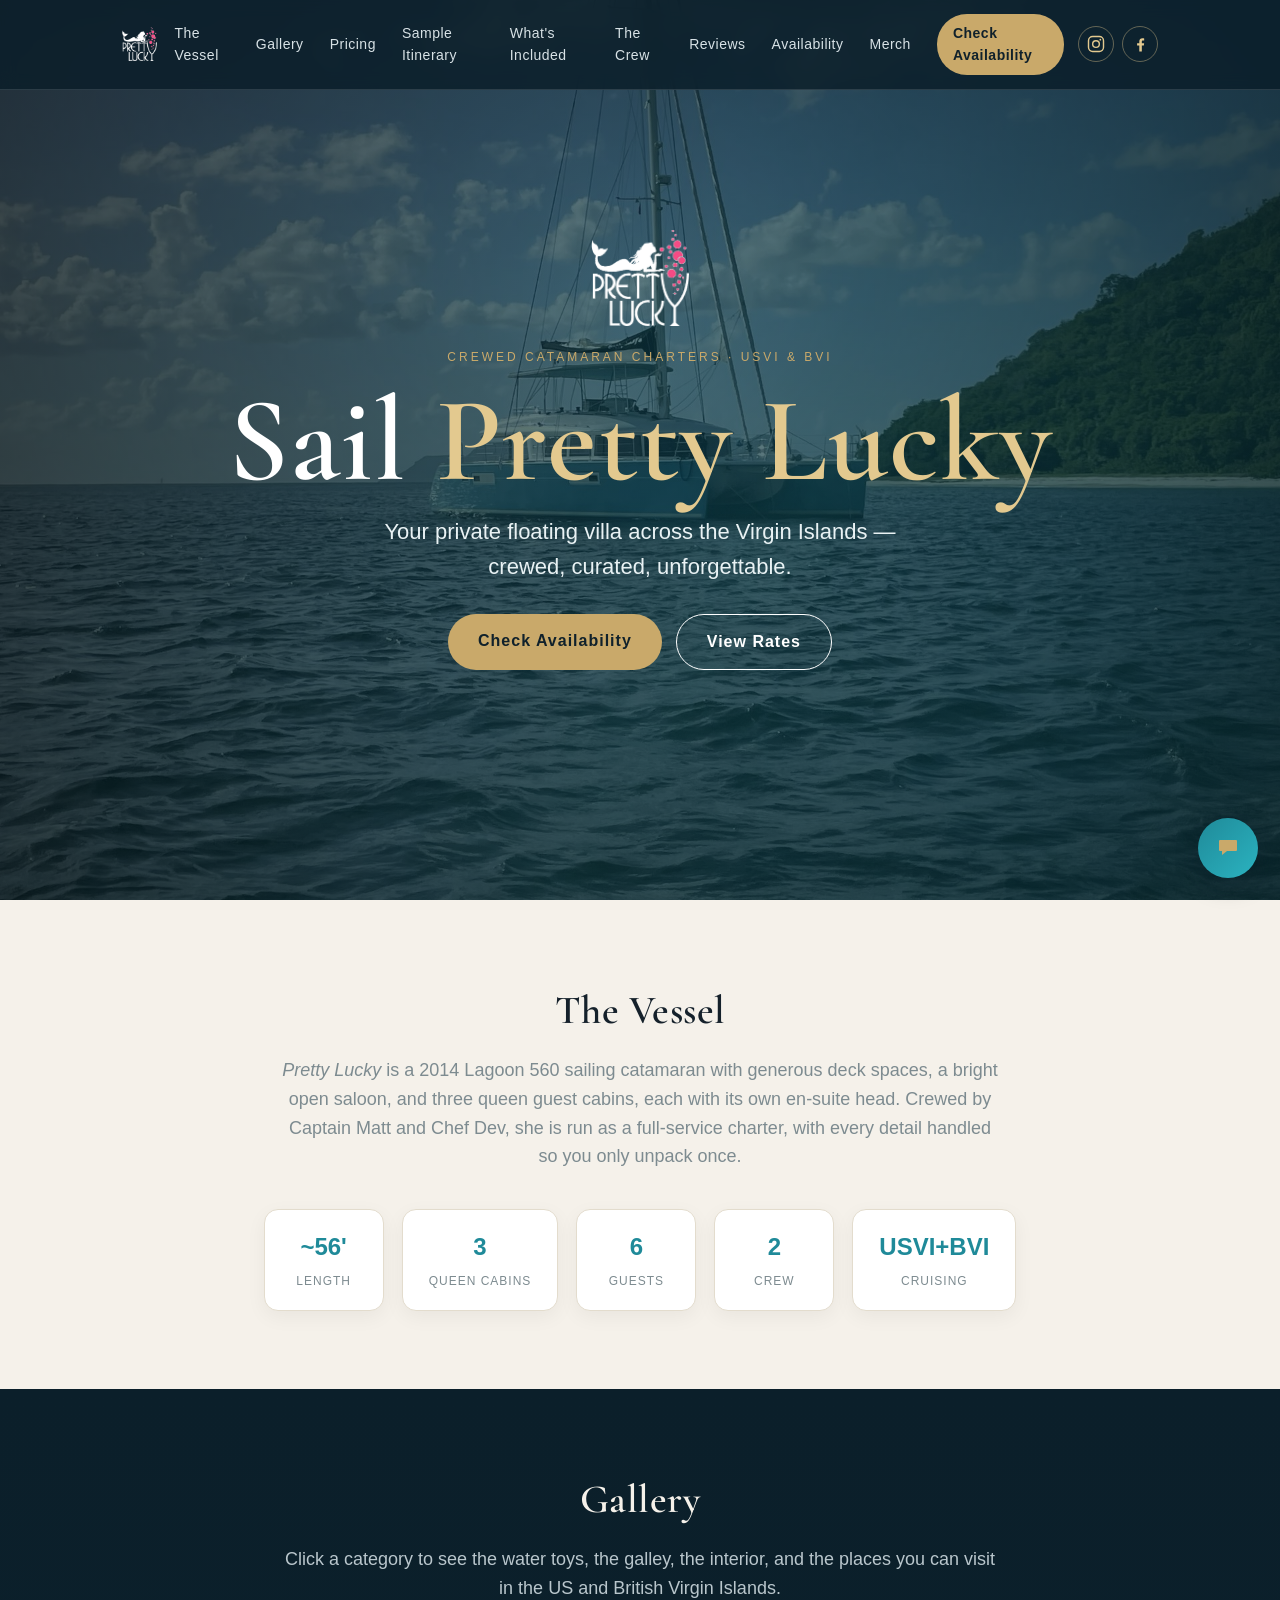
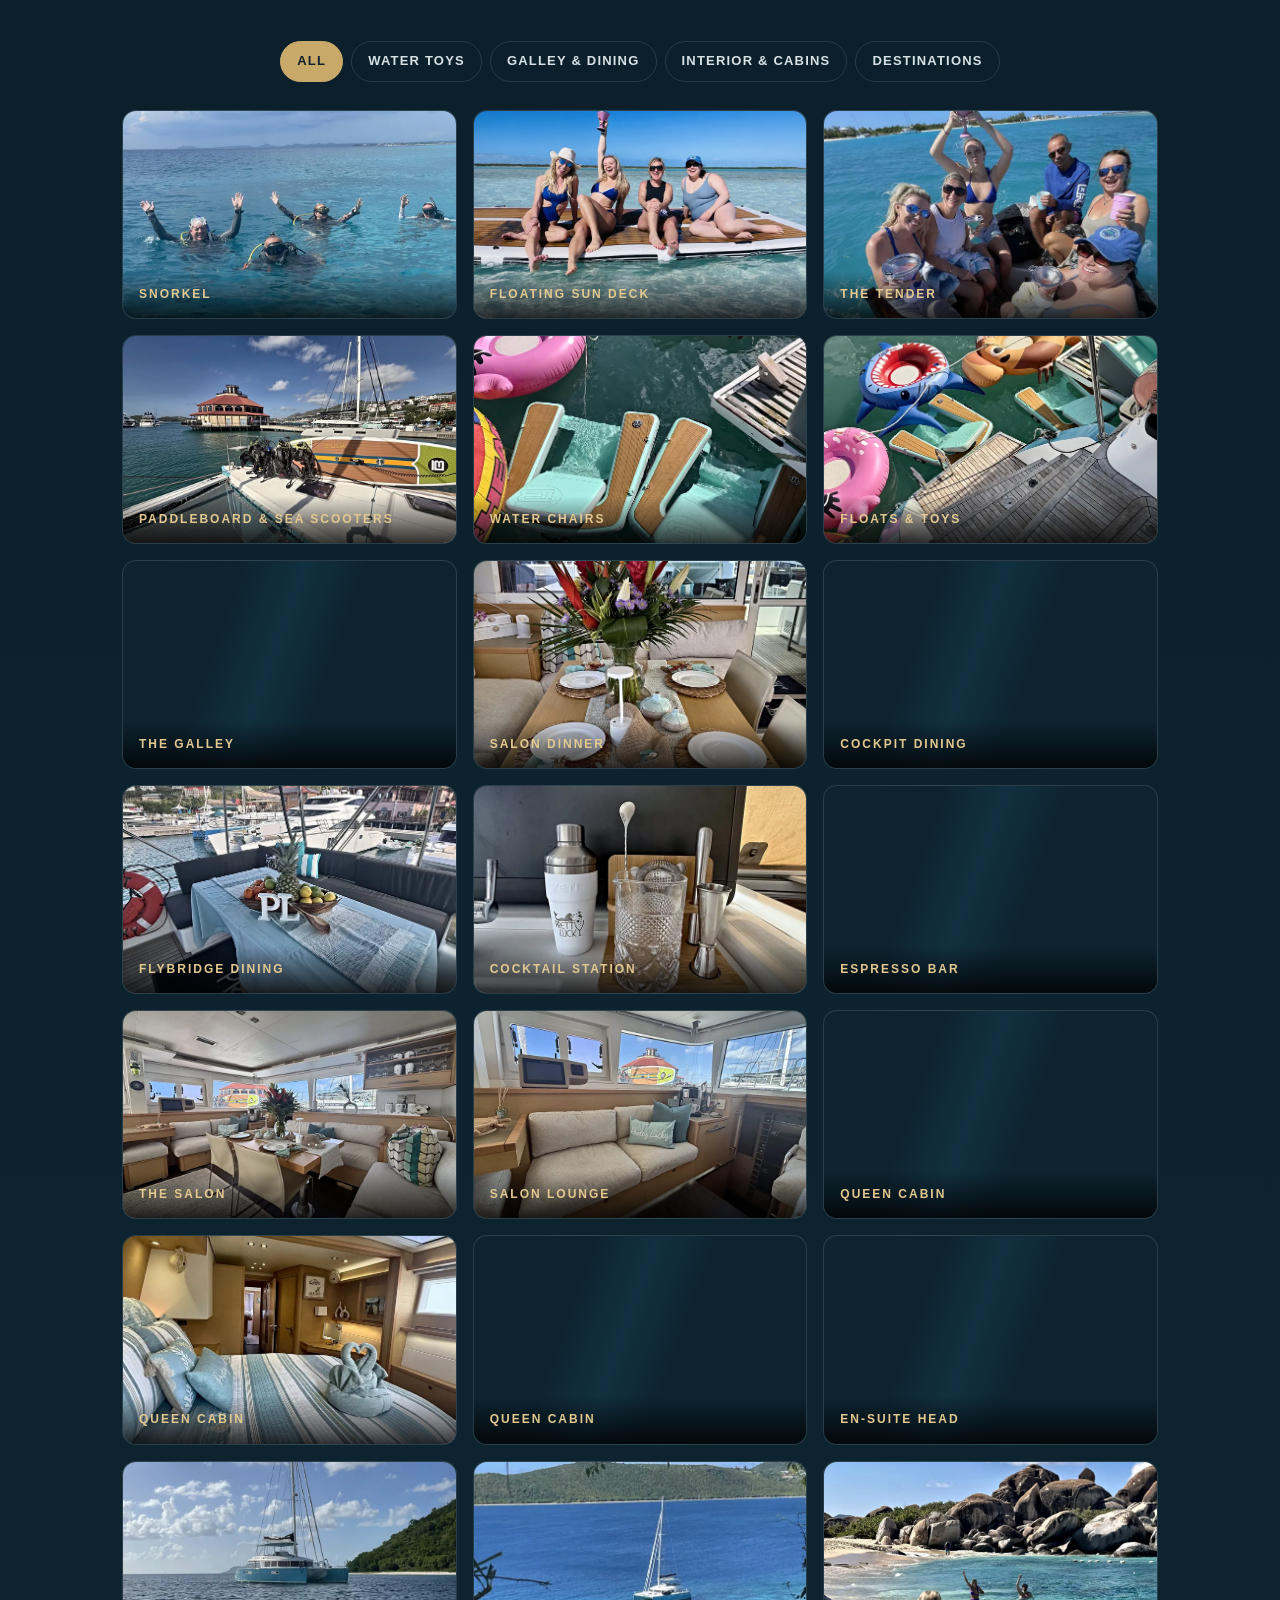
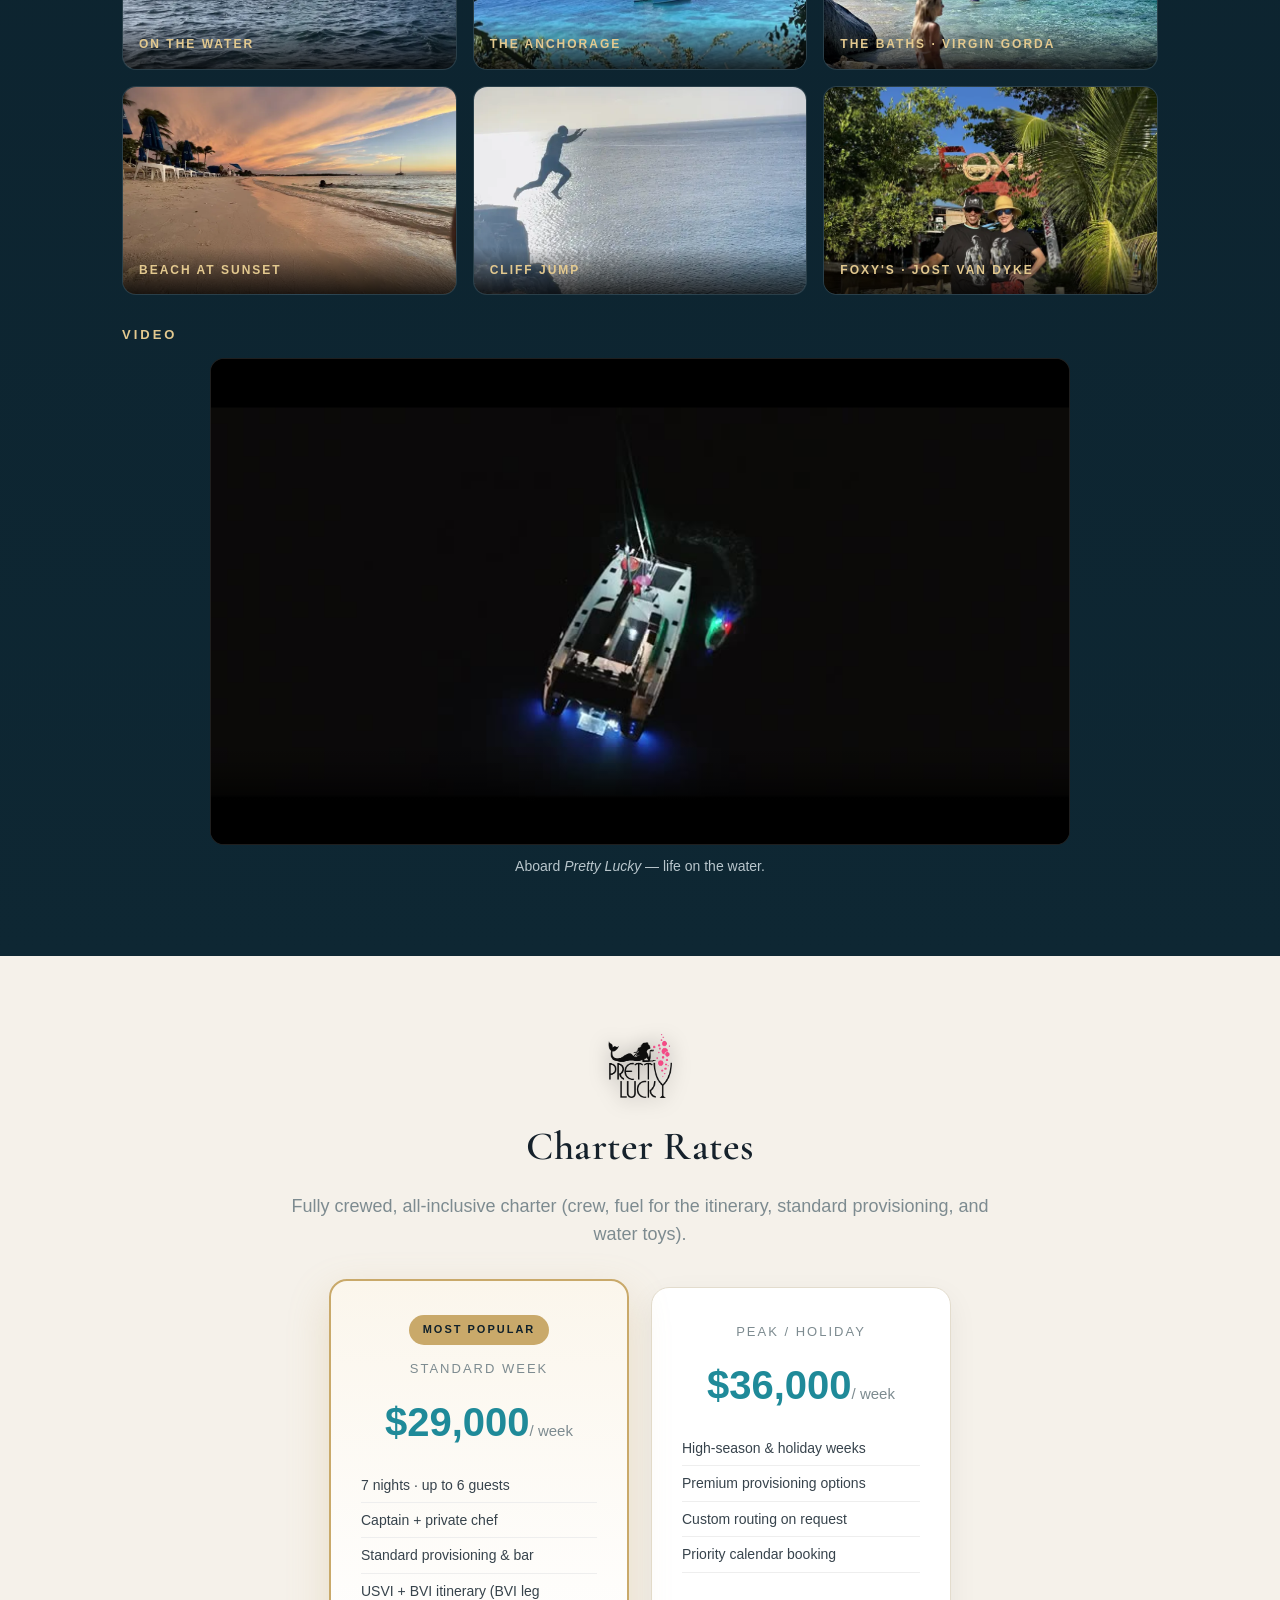
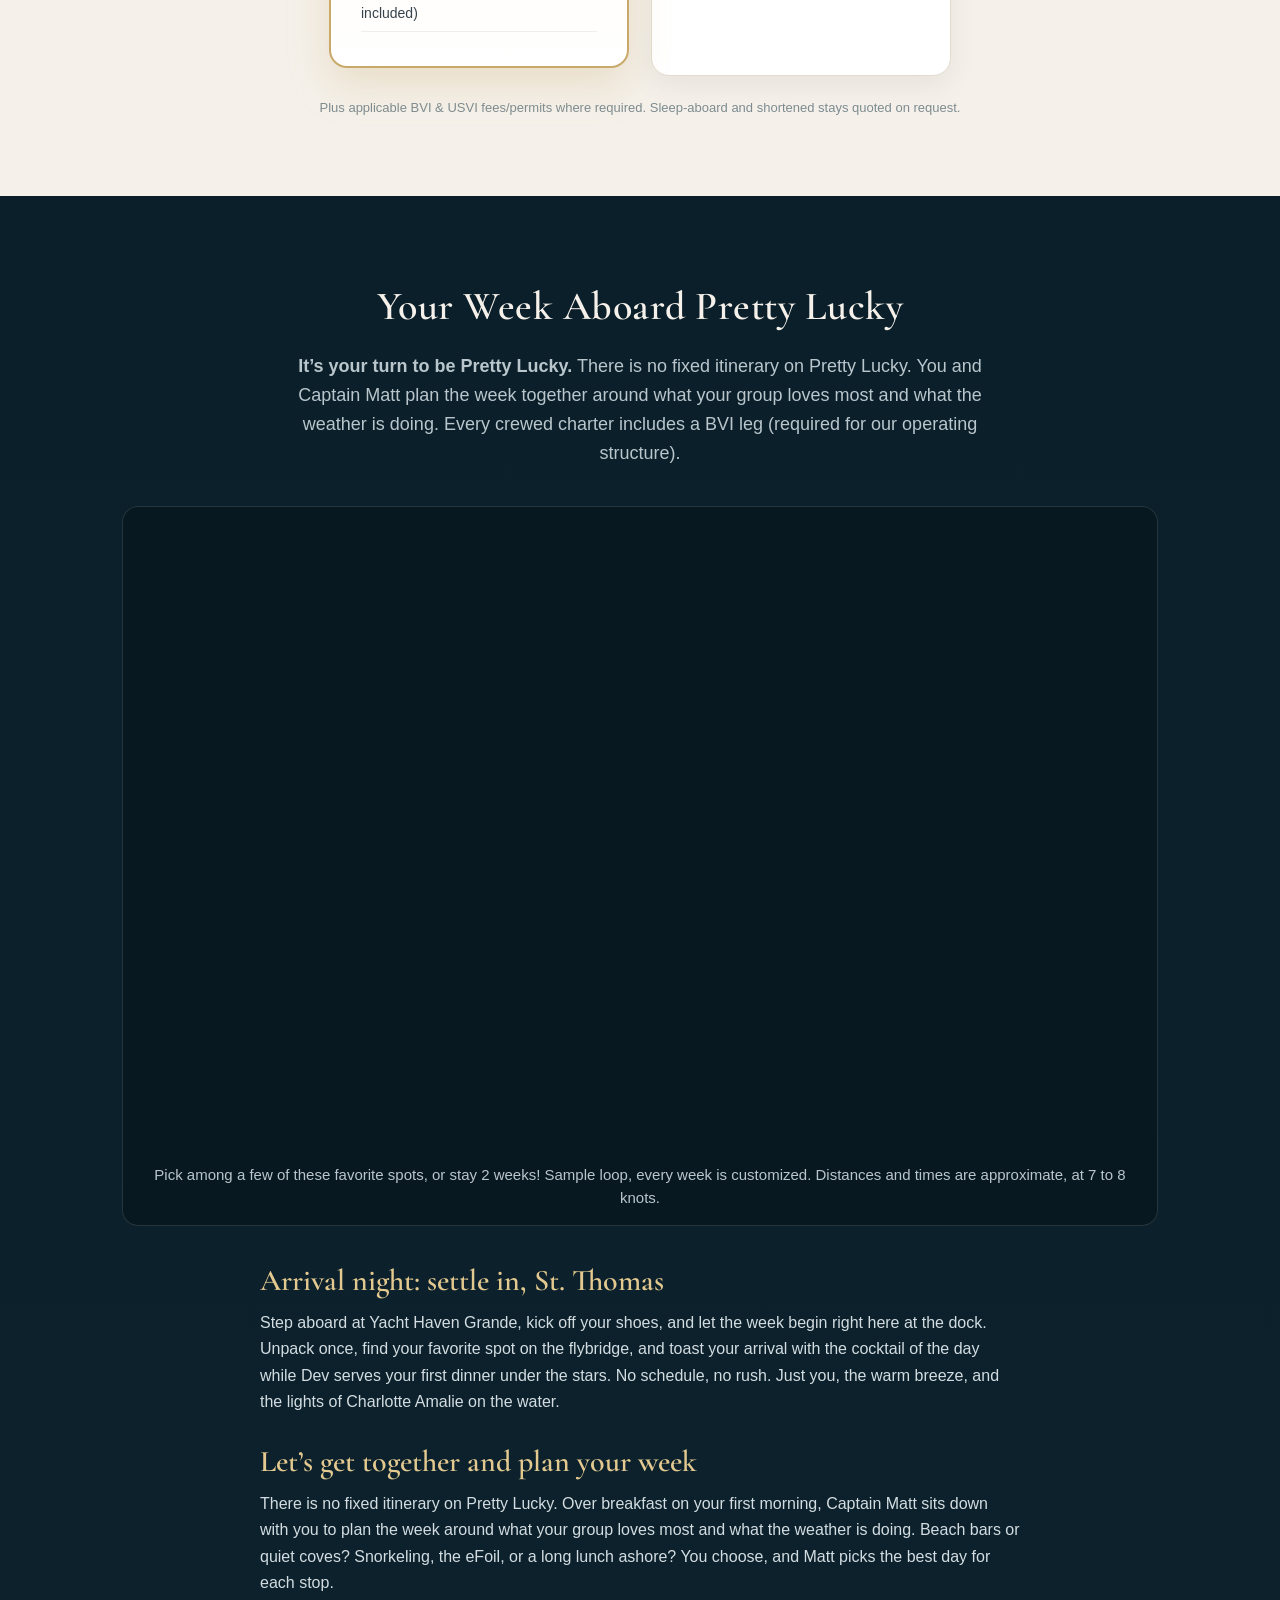
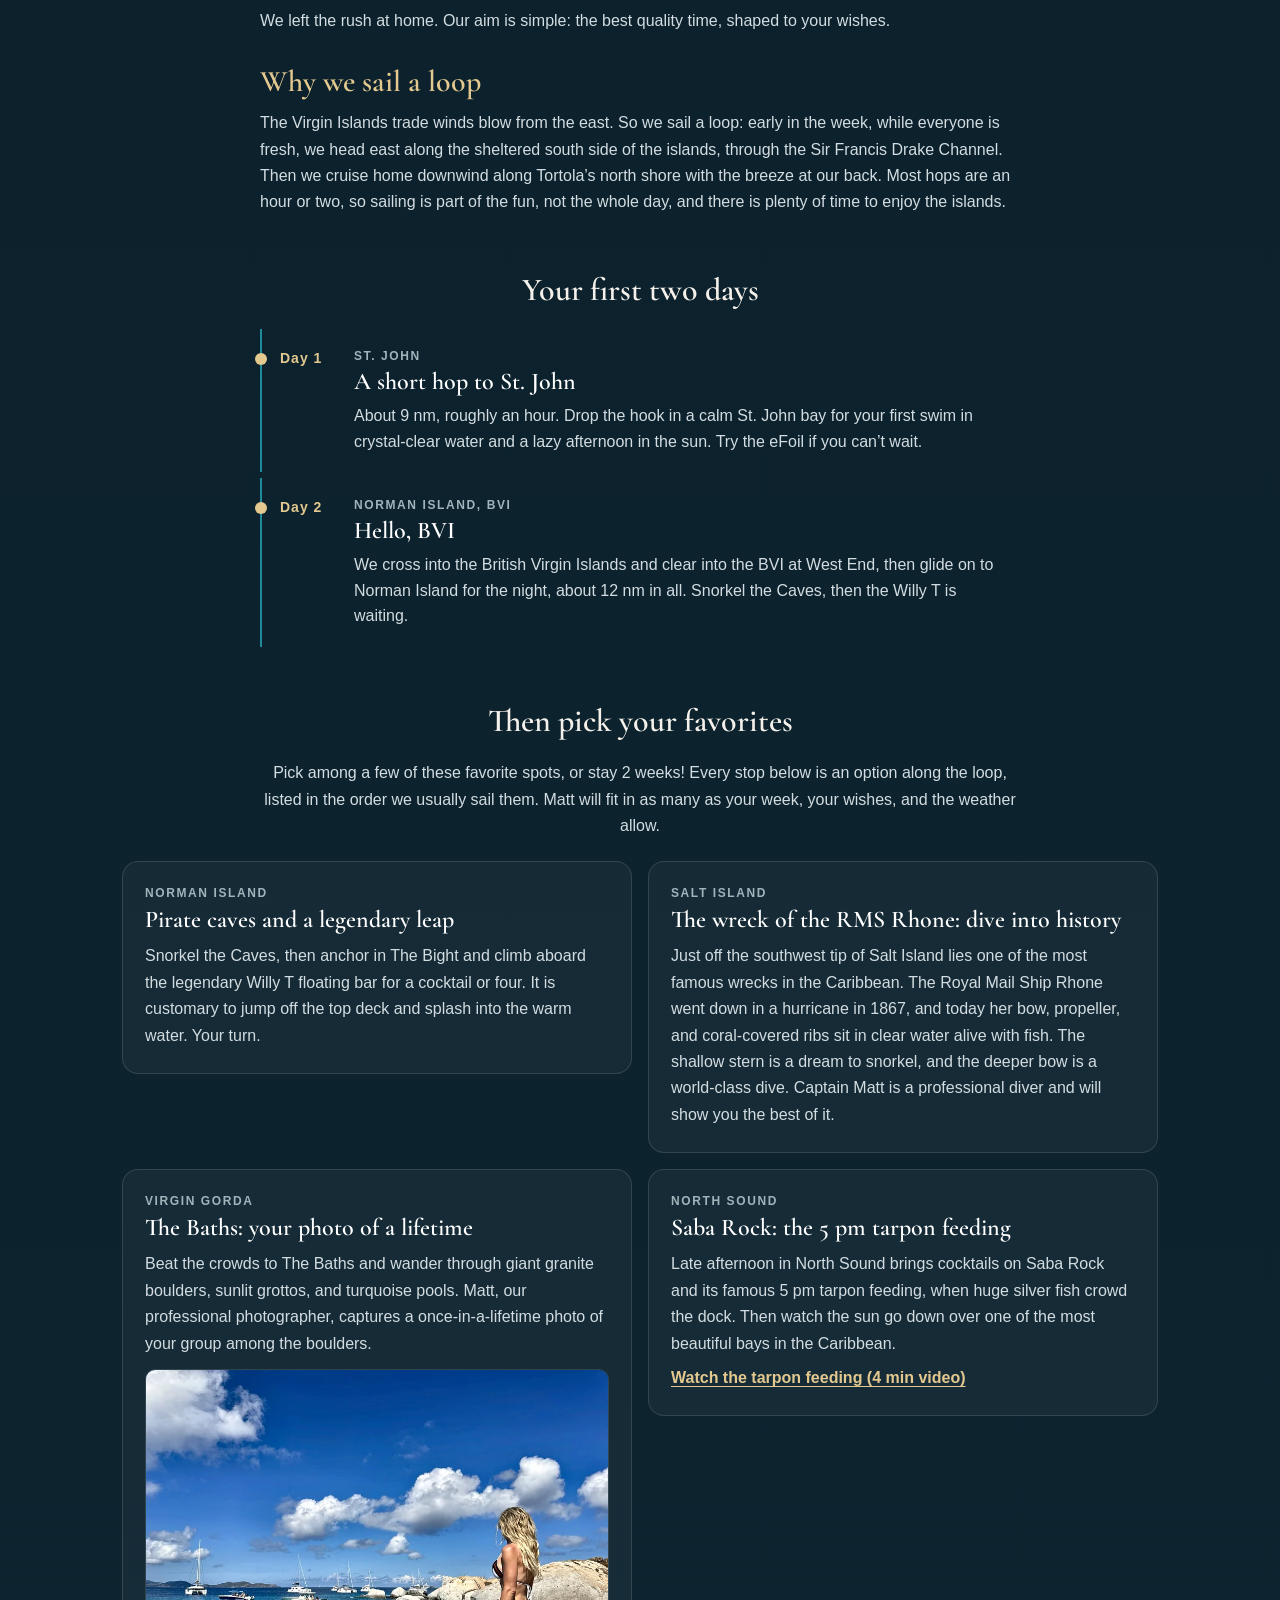
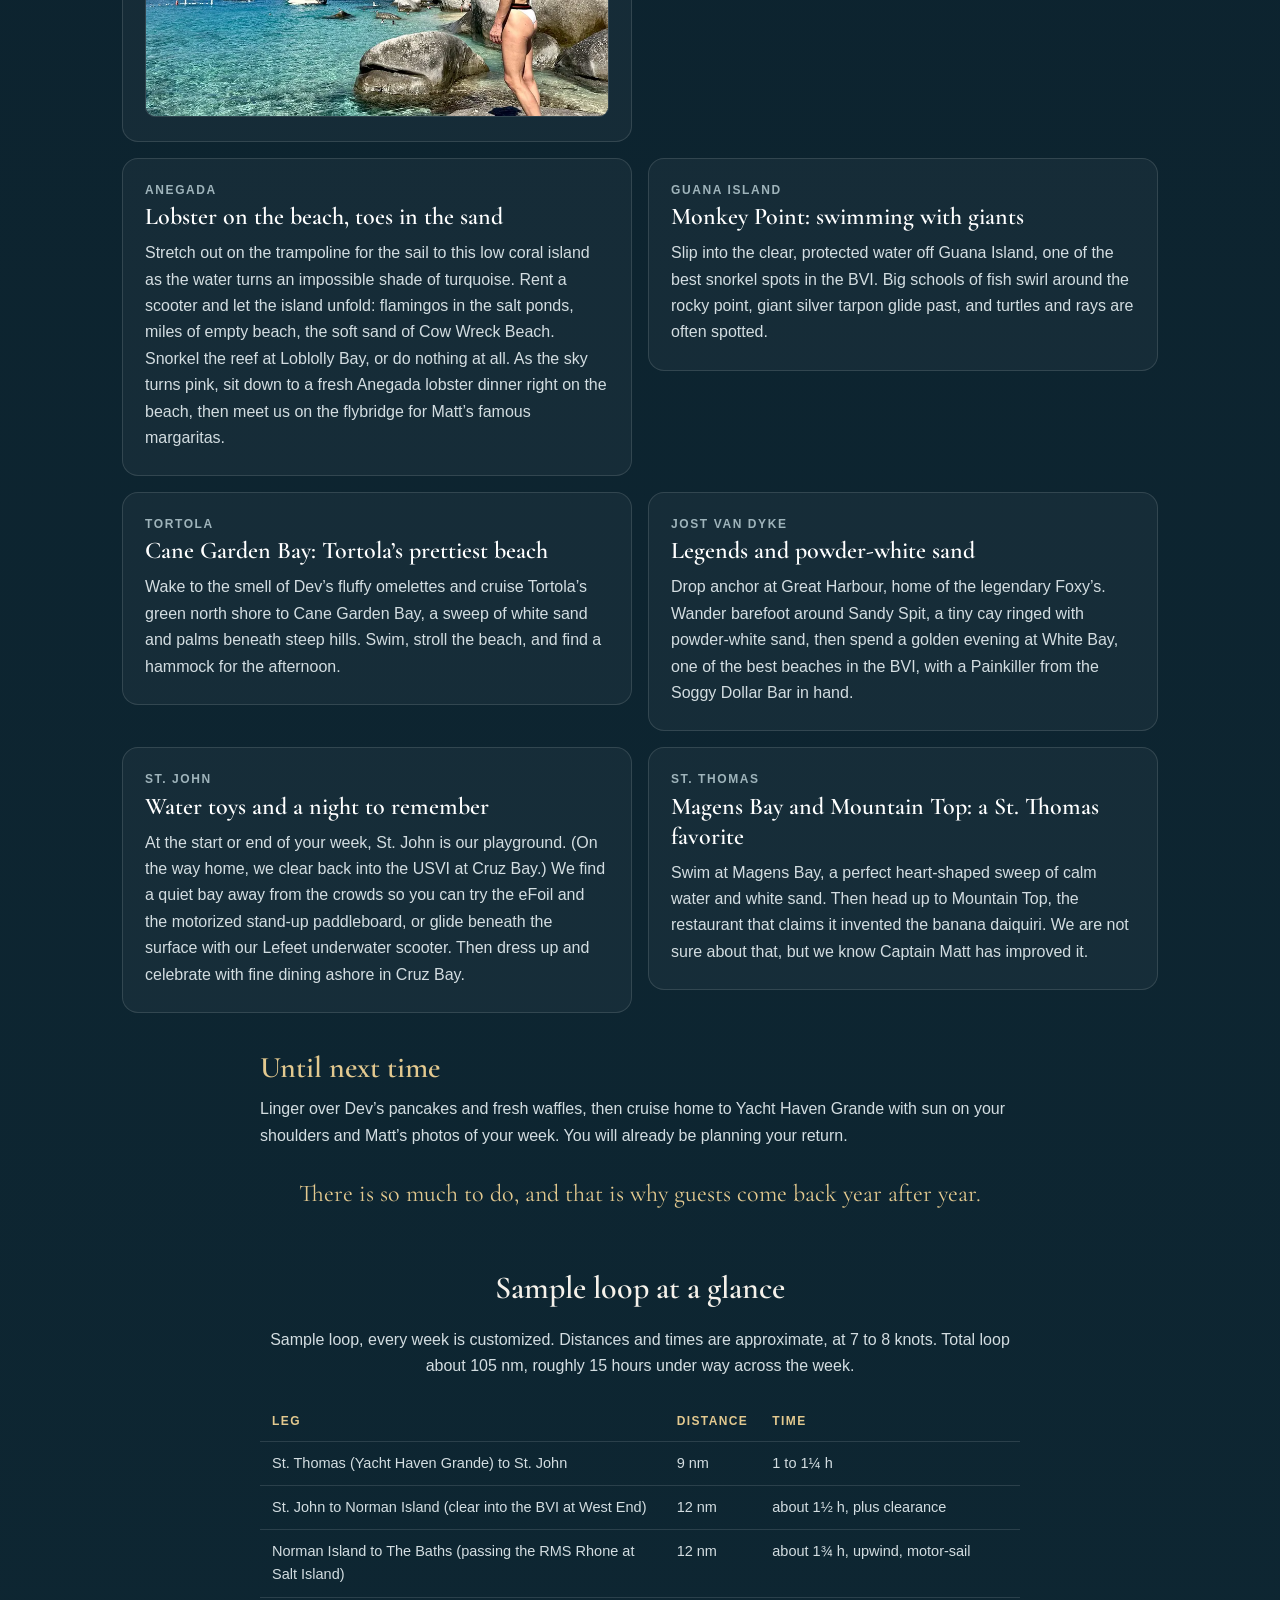
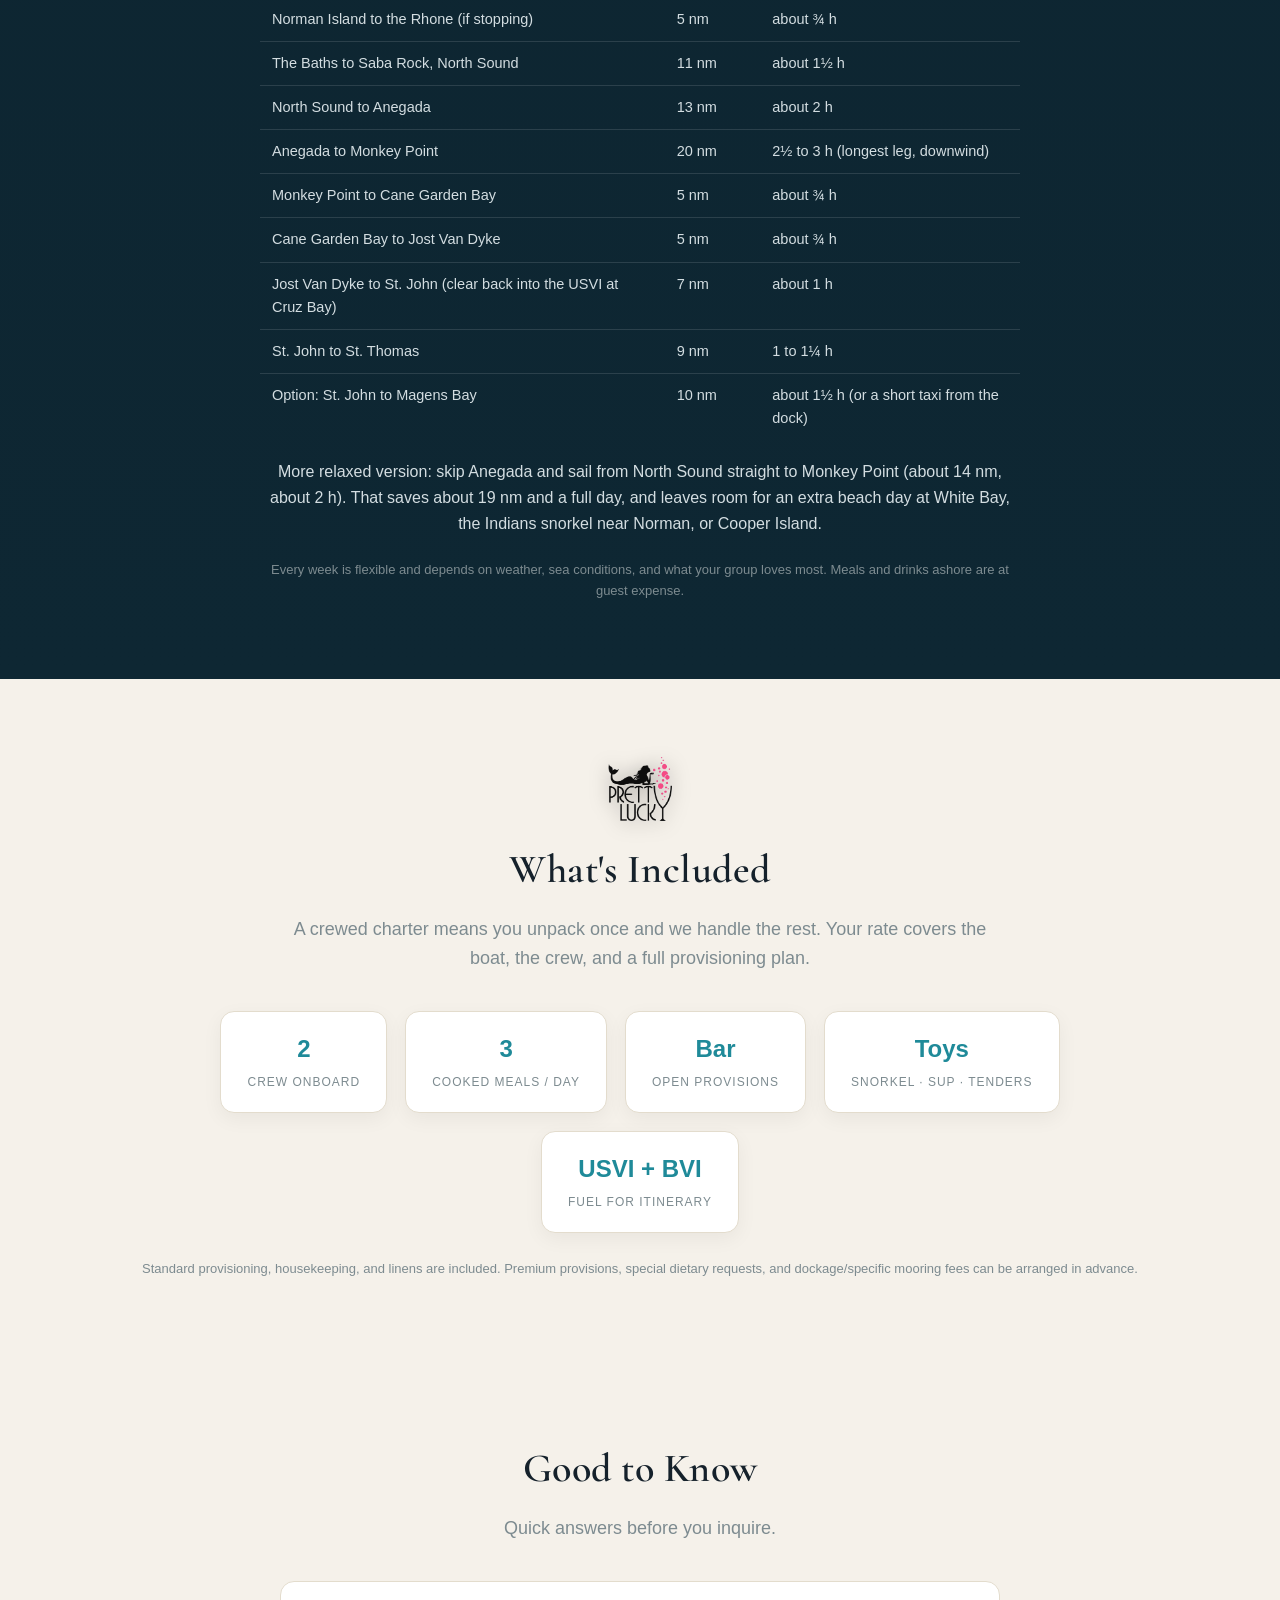
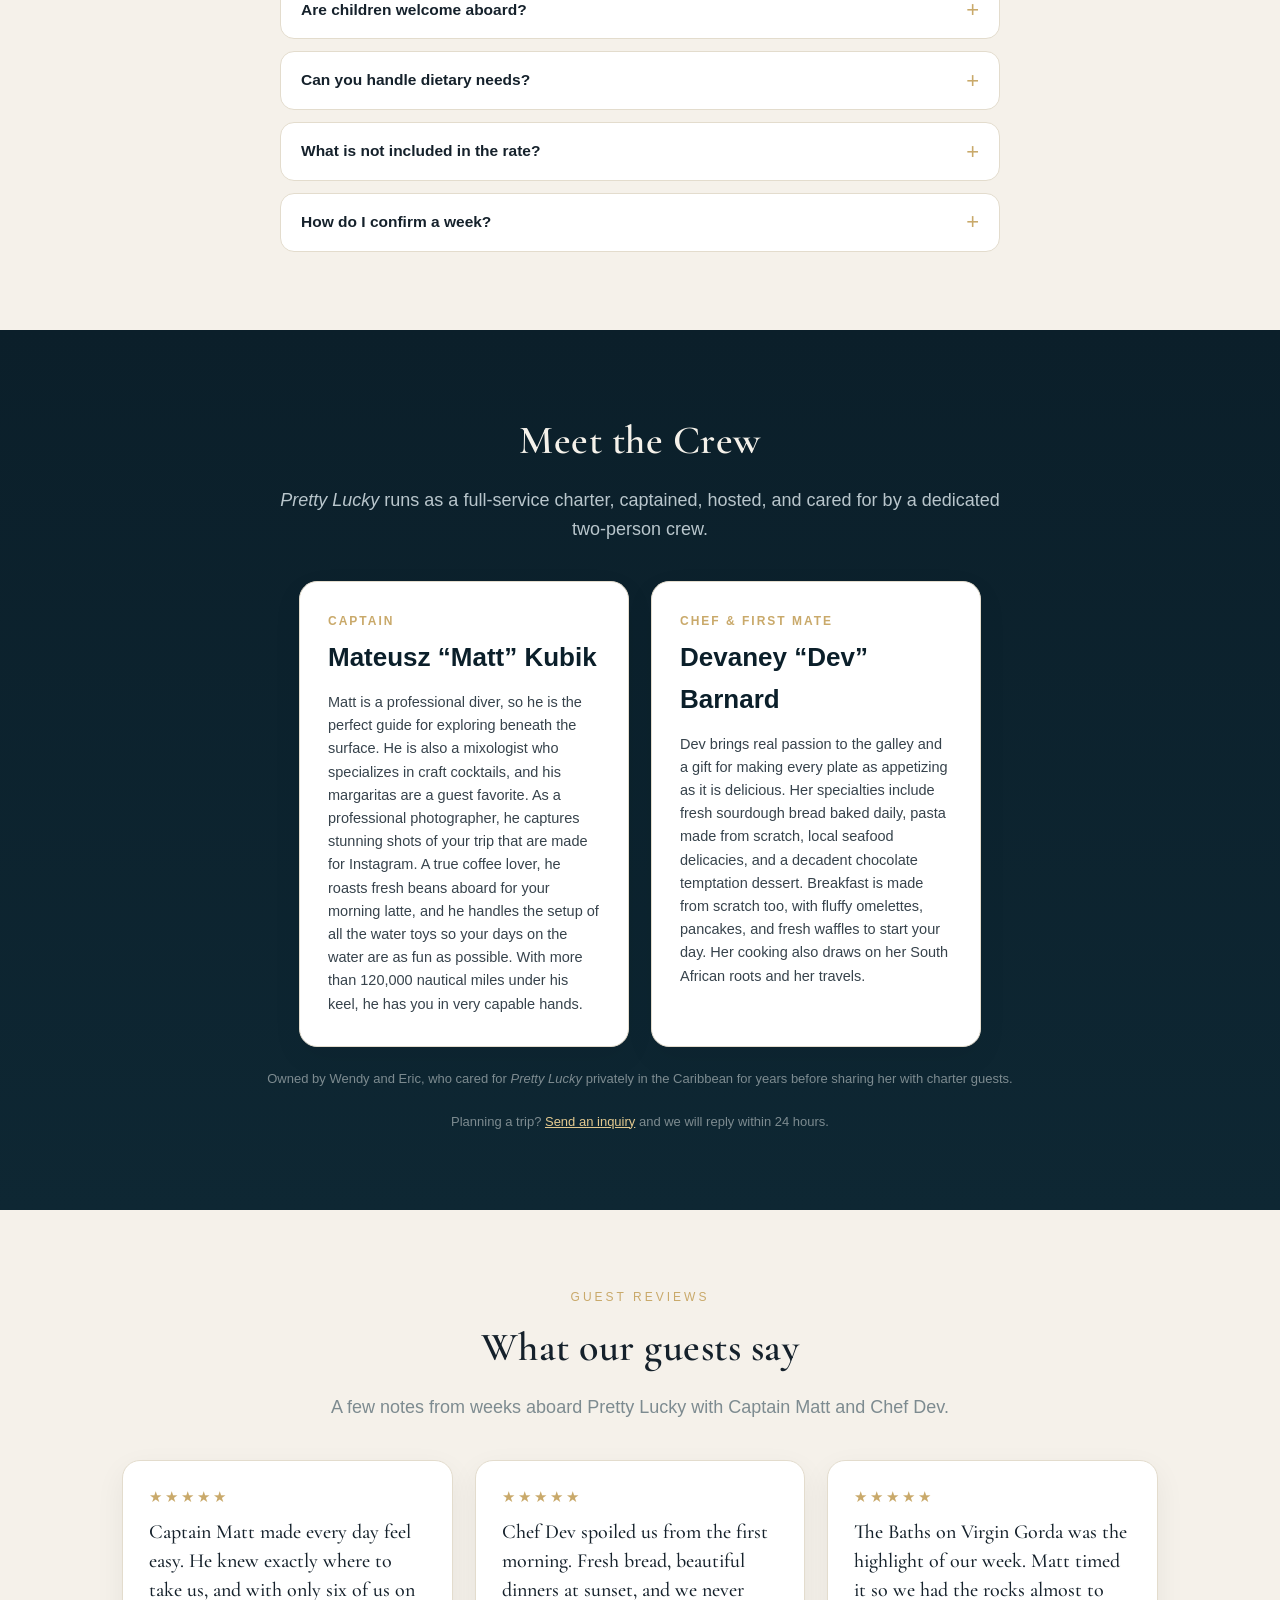
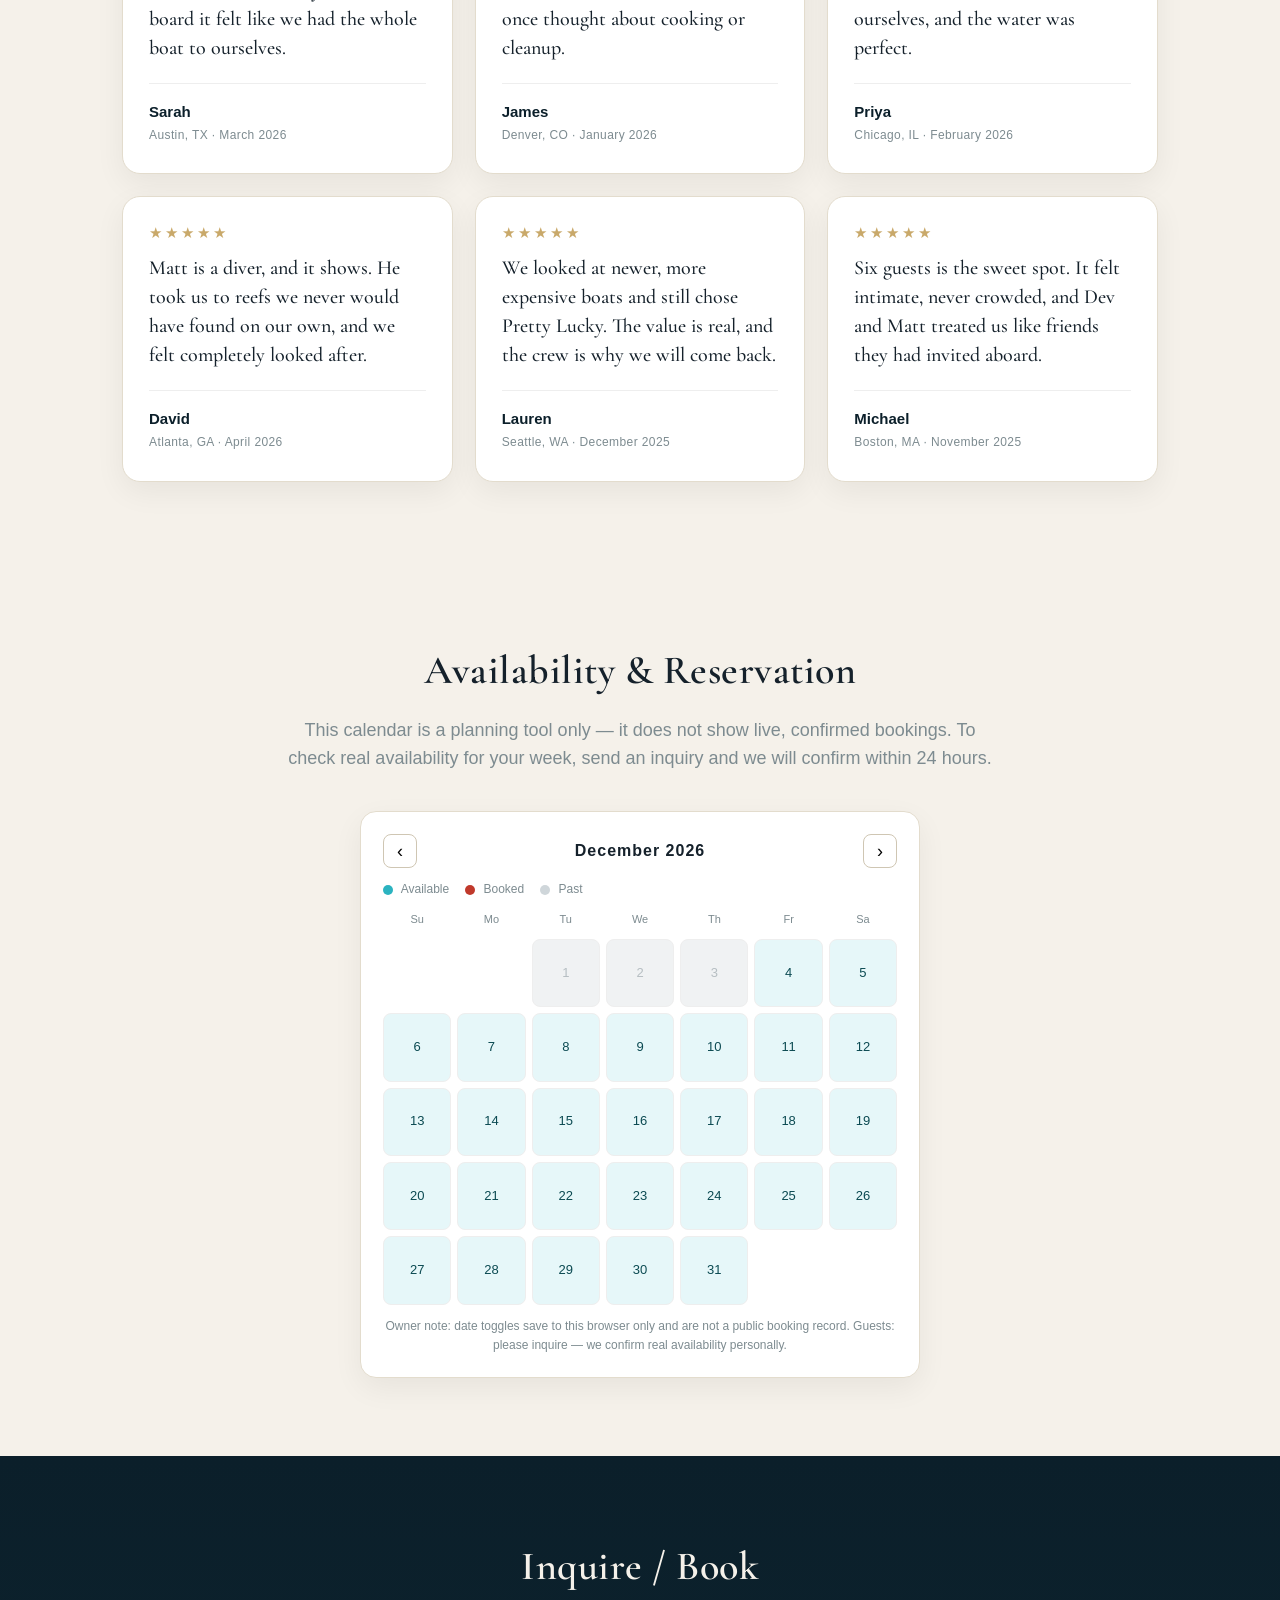
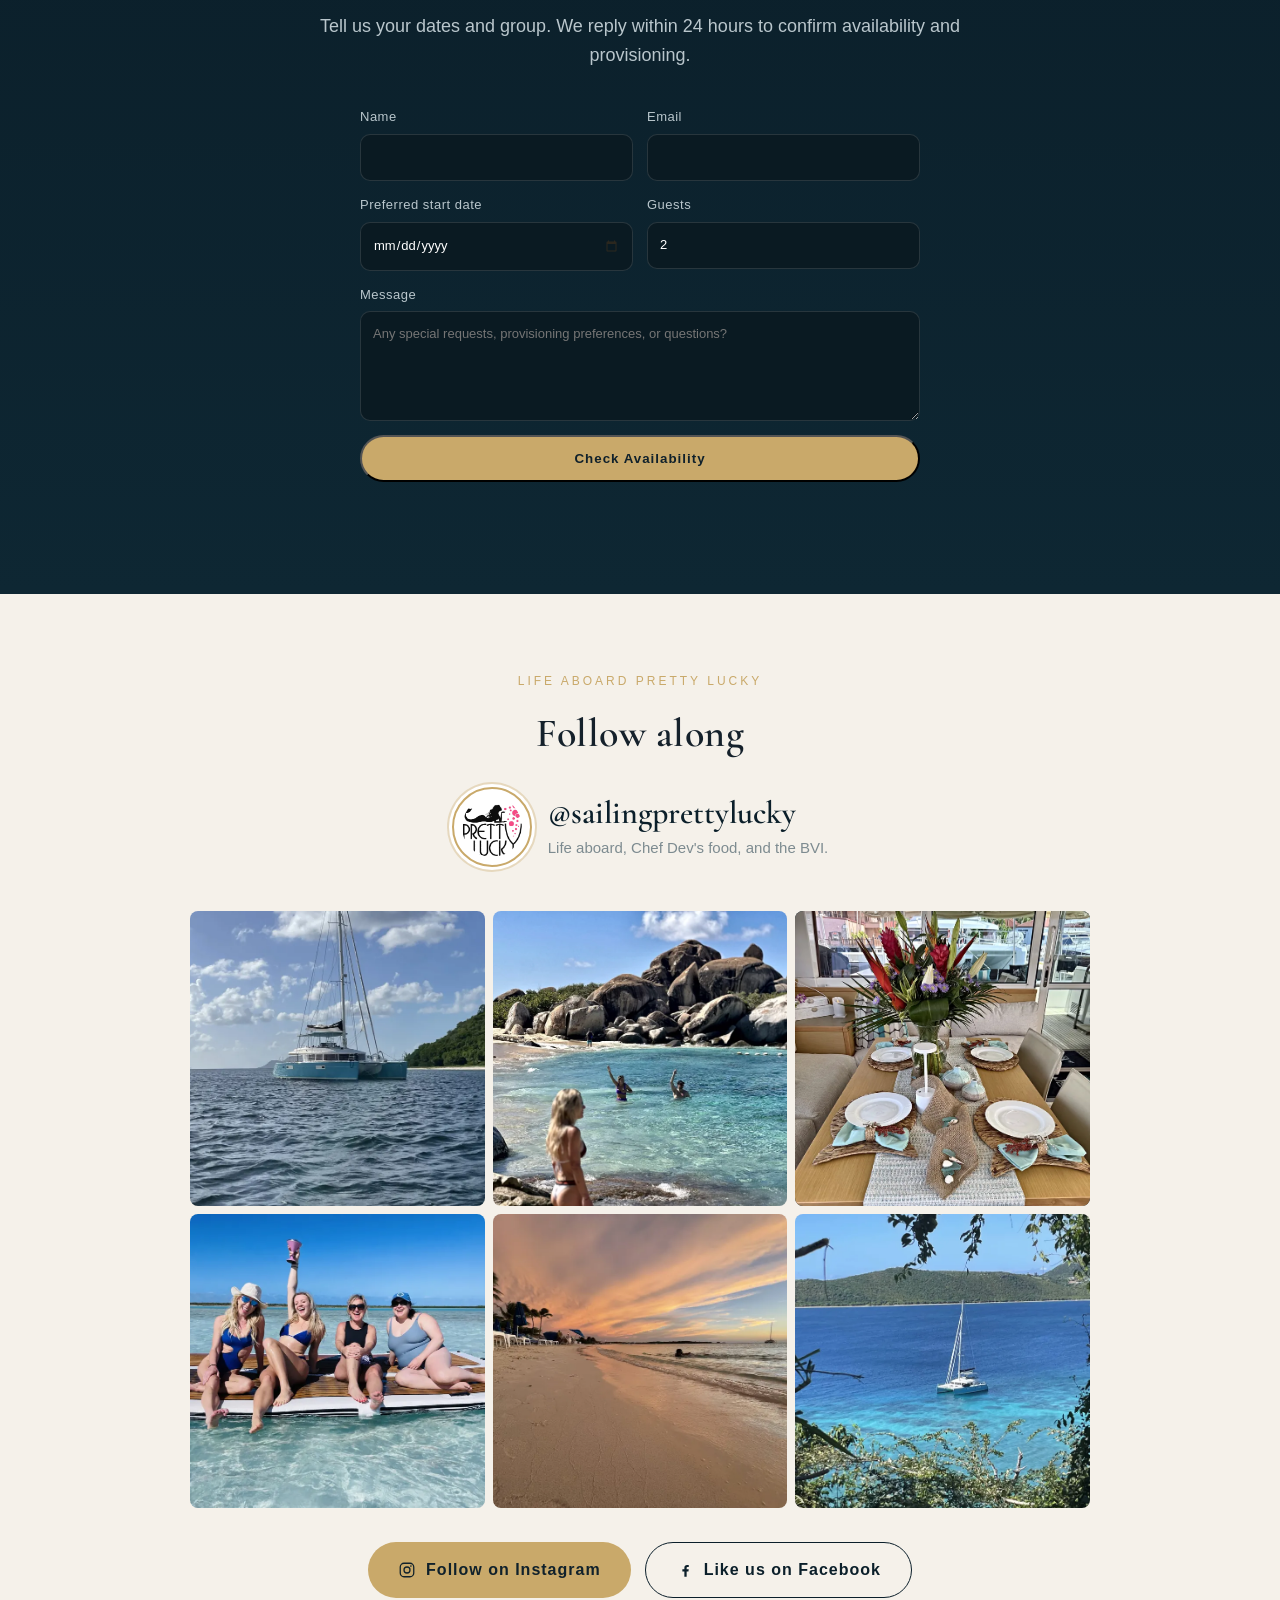
<file: index.html>
<!DOCTYPE html>
<html lang="en">
<head>
<meta charset="UTF-8" />
<meta name="viewport" content="width=device-width, initial-scale=1.0" />
<title>Sail Pretty Lucky — Luxury Crewed Catamaran Charters · USVI &amp; BVI</title>
<meta name="description" content="Sail Pretty Lucky — a Lagoon crewed catamaran available for private charter in the US Virgin Islands and British Virgin Islands. From $29,000/week." />
<meta name="theme-color" content="#0b1f2a" />
<link rel="icon" type="image/png" href="assets/prettylucky-logo.png?v=2" />
<link rel="canonical" href="https://sailprettylucky.com/" />
<meta name="keywords" content="crewed catamaran charter USVI BVI, luxury yacht charter Virgin Islands, Lagoon catamaran charter, private sailing charter, St Thomas crewed boat" />

<!-- Fonts -->
<link rel="preconnect" href="https://fonts.googleapis.com" />
<link rel="preconnect" href="https://fonts.gstatic.com" crossorigin />
<link href="https://fonts.googleapis.com/css2?family=Cormorant+Garamond:wght@500;600;700&display=swap" rel="stylesheet" />

<!-- Open Graph -->
<meta property="og:type" content="website" />
<meta property="og:title" content="Sail Pretty Lucky — Luxury Crewed Catamaran Charters · USVI &amp; BVI" />
<meta property="og:description" content="A Lagoon crewed catamaran for private charter in the US &amp; British Virgin Islands. Crewed, all-inclusive, from $29,000/week." />
<meta property="og:url" content="https://sailprettylucky.com/" />
<meta property="og:site_name" content="Sail Pretty Lucky" />
<meta property="og:image" content="https://sailprettylucky.com/assets/media/hero_new.jpg" />
<meta property="og:image:width" content="1600" />
<meta property="og:image:height" content="900" />
<meta property="og:locale" content="en_US" />

<!-- Twitter -->
<meta name="twitter:card" content="summary_large_image" />
<meta name="twitter:title" content="Sail Pretty Lucky — Crewed Catamaran Charters · USVI &amp; BVI" />
<meta name="twitter:description" content="A Lagoon crewed catamaran for private charter in the US &amp; British Virgin Islands. From $29,000/week." />
<meta name="twitter:image" content="https://sailprettylucky.com/assets/media/hero_new.jpg" />

<!-- Structured data -->
<script type="application/ld+json">
{
  "@context": "https://schema.org",
  "@type": "TouristTrip",
  "name": "Sail Pretty Lucky — Crewed Catamaran Charter",
  "description": "Private crewed catamaran charter aboard a Lagoon in the US and British Virgin Islands. All-inclusive from $29,000/week.",
  "touristType": ["Couples", "Families", "Groups"],
  "provider": {
    "@type": "Organization",
    "name": "Sail Pretty Lucky",
    "email": "sailprettylucky@gmail.com",
    "url": "https://sailprettylucky.com",
    "sameAs": [
      "https://www.instagram.com/sailingprettylucky/"
    ]
  },
  "offers": [
    { "@type": "Offer", "name": "Standard Week — up to 6 guests", "price": "29000", "priceCurrency": "USD", "url": "https://sailprettylucky.com/#pricing" },
    { "@type": "Offer", "name": "Peak / Holiday Week", "price": "36000", "priceCurrency": "USD", "url": "https://sailprettylucky.com/#pricing" }
  ]
}
</script>

<link rel="stylesheet" href="assets/css/styles.css?v=14" />
</head>
<body>
<!-- ============ NAV ============ -->
<header class="nav" id="nav">
<div class="nav__inner">
  <a class="brand" href="#top"><img class="brand__logo" src="assets/prettylucky-logo-light.png?v=2" alt="Sail Pretty Lucky" /></a>
  <div class="nav__end">
  <nav class="nav__links" id="navLinks">
    <a href="#vessel">The Vessel</a>
    <a href="#media">Gallery</a>
    <a href="#pricing">Pricing</a>
    <a href="#itinerary">Sample Itinerary</a>
    <a href="#included">What's Included</a>
    <a href="#crew">The Crew</a>
    <a href="#reviews">Reviews</a>
    <a href="#availability">Availability</a>
    <a href="merch.html">Merch</a>
    <a href="#inquire" class="nav__cta">Check Availability</a>
  </nav>
  <div class="social-links">
    <a class="social-icon" href="https://www.instagram.com/sailingprettylucky/" target="_blank" rel="noopener" aria-label="Pretty Lucky on Instagram"><svg viewBox="0 0 24 24" width="20" height="20" aria-hidden="true"><rect x="3" y="3" width="18" height="18" rx="5" fill="none" stroke="currentColor" stroke-width="1.7"/><circle cx="12" cy="12" r="4" fill="none" stroke="currentColor" stroke-width="1.7"/><circle cx="17.2" cy="6.8" r="1.05" fill="currentColor"/></svg></a>
    <!-- TODO: confirm the official Facebook Page URL with Eric. Temporary search link for "Sailing Pretty Lucky" until the real page URL is confirmed. -->
    <a class="social-icon" href="https://www.facebook.com/search/top?q=Sailing%20Pretty%20Lucky" target="_blank" rel="noopener" aria-label="Pretty Lucky on Facebook"><svg viewBox="0 0 24 24" width="20" height="20" aria-hidden="true"><path fill="currentColor" d="M14.2 21v-7.15h2.4l.36-2.78h-2.76V9.26c0-.8.22-1.35 1.4-1.35H17V5.32C16.77 5.29 15.86 5.2 14.8 5.2c-2.16 0-3.64 1.32-3.64 3.74v2.13H8.5v2.78h2.66V21h3.04z"/></svg></a>
  </div>
  <button class="nav__toggle" id="navToggle" aria-label="Menu">☰</button>
  </div>
</div>
</header>

<main id="top">
<!-- ============ HERO ============ -->
<section class="hero" style="background-image:linear-gradient(135deg,rgba(11,42,51,.55),rgba(31,138,153,.55)),url('assets/media/hero_new.jpg?v=8');background-size:cover;background-position:center">
  <div class="hero__overlay"></div>
  <div class="hero__content">
    <img class="hero__logo" src="assets/prettylucky-logo-light.png?v=2" alt="Sail Pretty Lucky" />
    <p class="eyebrow">CREWED CATAMARAN CHARTERS · USVI &amp; BVI</p>
    <h1>Sail <span>Pretty Lucky</span></h1>
    <p class="hero__sub">Your private floating villa across the Virgin Islands — crewed, curated, unforgettable.</p>
    <div class="hero__cta">
      <a href="#availability" class="btn btn--primary">Check Availability</a>
      <a href="#pricing" class="btn btn--ghost">View Rates</a>
    </div>
  </div>
</section>

  <!-- ============ VESSEL ============ -->
  <section class="section" id="vessel">
    <div class="container">
      <h2>The Vessel</h2>
      <p class="lead"><em>Pretty Lucky</em> is a 2014 Lagoon 560 sailing catamaran with generous deck spaces, a bright open saloon, and three queen guest cabins, each with its own en-suite head. Crewed by Captain Matt and Chef Dev, she is run as a full-service charter, with every detail handled so you only unpack once.</p>
      <div class="specs">
        <div class="spec"><span class="spec__num">~56'</span><span class="spec__label">Length</span></div>
        <div class="spec"><span class="spec__num">3</span><span class="spec__label">Queen Cabins</span></div>
        <div class="spec"><span class="spec__num">6</span><span class="spec__label">Guests</span></div>
        <div class="spec"><span class="spec__num">2</span><span class="spec__label">Crew</span></div>
        <div class="spec"><span class="spec__num">USVI+BVI</span><span class="spec__label">Cruising</span></div>
      </div>
    </div>
  </section>

  <!-- ============ MEDIA (photo gallery) ============ -->
  <section class="section section--dark" id="media">
    <div class="container">
      <h2>Gallery</h2>
      <p class="lead">Click a category to see the water toys, the galley, the interior, and the places you can visit in the US and British Virgin Islands.</p>

      <div class="pl-gallery" data-pl-gallery>
        <div class="pl-gallery__tabs" role="tablist" aria-label="Gallery categories">
          <button type="button" class="pl-gallery__tab is-active" role="tab" id="gal-tab-all" aria-selected="true" aria-controls="gal-panel" data-filter="all">All</button>
          <button type="button" class="pl-gallery__tab" role="tab" id="gal-tab-toys" aria-selected="false" aria-controls="gal-panel" data-filter="toys">Water Toys</button>
          <button type="button" class="pl-gallery__tab" role="tab" id="gal-tab-galley" aria-selected="false" aria-controls="gal-panel" data-filter="galley">Galley &amp; Dining</button>
          <button type="button" class="pl-gallery__tab" role="tab" id="gal-tab-interior" aria-selected="false" aria-controls="gal-panel" data-filter="interior">Interior &amp; Cabins</button>
          <button type="button" class="pl-gallery__tab" role="tab" id="gal-tab-destinations" aria-selected="false" aria-controls="gal-panel" data-filter="destinations">Destinations</button>
        </div>

        <div class="pl-gallery__panel" id="gal-panel" role="tabpanel" aria-labelledby="gal-tab-all">
          <div class="pl-gallery__grid">

            <figure class="pl-gallery__item" data-category="toys">
              <button type="button" class="pl-gallery__btn" data-src="assets/media/gallery/toys-snorkel-group.jpg" data-caption="Snorkeling in clear Virgin Islands water" aria-label="Open photo: Snorkeling in clear Virgin Islands water">
                <picture>
                  <source type="image/webp" srcset="assets/media/gallery/thumbs/toys-snorkel-group.webp 900w, assets/media/gallery/toys-snorkel-group.webp 1600w" sizes="(max-width:720px) 50vw, 33vw" />
                  <img class="pl-gallery__img" src="assets/media/gallery/thumbs/toys-snorkel-group.jpg" srcset="assets/media/gallery/thumbs/toys-snorkel-group.jpg 900w, assets/media/gallery/toys-snorkel-group.jpg 1600w" sizes="(max-width:720px) 50vw, 33vw" alt="Four guests snorkeling in clear turquoise water, waving at the camera" width="1600" height="1200" loading="lazy" decoding="async" />
                </picture>
              </button>
              <figcaption><span class="pl-gallery__tag">SNORKEL</span></figcaption>
            </figure>

            <figure class="pl-gallery__item" data-category="toys">
              <button type="button" class="pl-gallery__btn" data-src="assets/media/gallery/toys-floating-sun-deck.jpg" data-caption="The floating sun deck" aria-label="Open photo: The floating sun deck">
                <picture>
                  <source type="image/webp" srcset="assets/media/gallery/thumbs/toys-floating-sun-deck.webp 900w, assets/media/gallery/toys-floating-sun-deck.webp 1600w" sizes="(max-width:720px) 50vw, 33vw" />
                  <img class="pl-gallery__img" src="assets/media/gallery/thumbs/toys-floating-sun-deck.jpg" srcset="assets/media/gallery/thumbs/toys-floating-sun-deck.jpg 900w, assets/media/gallery/toys-floating-sun-deck.jpg 1600w" sizes="(max-width:720px) 50vw, 33vw" alt="Four friends sitting on a floating sun deck in turquoise shallows" width="1600" height="1200" loading="lazy" decoding="async" />
                </picture>
              </button>
              <figcaption><span class="pl-gallery__tag">FLOATING SUN DECK</span></figcaption>
            </figure>

            <figure class="pl-gallery__item" data-category="toys">
              <button type="button" class="pl-gallery__btn" data-src="assets/media/gallery/toys-tender-toast.jpg" data-caption="A toast aboard the tender" aria-label="Open photo: A toast aboard the tender">
                <picture>
                  <source type="image/webp" srcset="assets/media/gallery/thumbs/toys-tender-toast.webp 900w, assets/media/gallery/toys-tender-toast.webp 1500w" sizes="(max-width:720px) 50vw, 33vw" />
                  <img class="pl-gallery__img" src="assets/media/gallery/thumbs/toys-tender-toast.jpg" srcset="assets/media/gallery/thumbs/toys-tender-toast.jpg 900w, assets/media/gallery/toys-tender-toast.jpg 1500w" sizes="(max-width:720px) 50vw, 33vw" alt="Guests toasting aboard the tender in turquoise water" style="object-position:center 30%" width="1500" height="2000" loading="lazy" decoding="async" />
                </picture>
              </button>
              <figcaption><span class="pl-gallery__tag">THE TENDER</span></figcaption>
            </figure>
            <figure class="pl-gallery__item" data-category="toys">
              <button type="button" class="pl-gallery__btn" data-src="assets/media/gallery/toys-paddleboard-sea-scooters.jpg" data-caption="A BOTE paddleboard and sea scooters on the foredeck, ready to go" aria-label="Open photo: A BOTE paddleboard and sea scooters on the foredeck, ready to go">
                <picture>
                  <source type="image/webp" srcset="assets/media/gallery/thumbs/toys-paddleboard-sea-scooters.webp 900w, assets/media/gallery/toys-paddleboard-sea-scooters.webp 2000w" sizes="(max-width:720px) 50vw, 33vw" />
                  <img class="pl-gallery__img" src="assets/media/gallery/thumbs/toys-paddleboard-sea-scooters.jpg" srcset="assets/media/gallery/thumbs/toys-paddleboard-sea-scooters.jpg 900w, assets/media/gallery/toys-paddleboard-sea-scooters.jpg 2000w" sizes="(max-width:720px) 50vw, 33vw" alt="A BOTE stand-up paddleboard and two sea scooters on the foredeck, with the harbor and blue sky beyond" style="object-position:center 60%" width="2000" height="1394" loading="lazy" decoding="async" />
                </picture>
              </button>
              <figcaption><span class="pl-gallery__tag">PADDLEBOARD &amp; SEA SCOOTERS</span></figcaption>
            </figure>

            <figure class="pl-gallery__item" data-category="toys">
              <button type="button" class="pl-gallery__btn" data-src="assets/media/gallery/toys-water-chairs.jpg" data-caption="BOTE water chairs floating off the swim platform" aria-label="Open photo: BOTE water chairs floating off the swim platform">
                <picture>
                  <source type="image/webp" srcset="assets/media/gallery/thumbs/toys-water-chairs.webp 900w, assets/media/gallery/toys-water-chairs.webp 1500w" sizes="(max-width:720px) 50vw, 33vw" />
                  <img class="pl-gallery__img" src="assets/media/gallery/thumbs/toys-water-chairs.jpg" srcset="assets/media/gallery/thumbs/toys-water-chairs.jpg 900w, assets/media/gallery/toys-water-chairs.jpg 1500w" sizes="(max-width:720px) 50vw, 33vw" alt="Two teal and wood BOTE floating water chairs in green water beside the swim platform, with inflatable rings behind" style="object-position:center 45%" width="1500" height="2000" loading="lazy" decoding="async" />
                </picture>
              </button>
              <figcaption><span class="pl-gallery__tag">WATER CHAIRS</span></figcaption>
            </figure>

            <figure class="pl-gallery__item" data-category="toys">
              <button type="button" class="pl-gallery__btn" data-src="assets/media/gallery/toys-float-lineup.jpg" data-caption="Floats and water chairs lined up off the stern" aria-label="Open photo: Floats and water chairs lined up off the stern">
                <picture>
                  <source type="image/webp" srcset="assets/media/gallery/thumbs/toys-float-lineup.webp 900w, assets/media/gallery/toys-float-lineup.webp 1500w" sizes="(max-width:720px) 50vw, 33vw" />
                  <img class="pl-gallery__img" src="assets/media/gallery/thumbs/toys-float-lineup.jpg" srcset="assets/media/gallery/thumbs/toys-float-lineup.jpg 900w, assets/media/gallery/toys-float-lineup.jpg 1500w" sizes="(max-width:720px) 50vw, 33vw" alt="Inflatable rings, a towable tube and floating water chairs lined up in the water off the teak swim platform" style="object-position:center 40%" width="1500" height="2000" loading="lazy" decoding="async" />
                </picture>
              </button>
              <figcaption><span class="pl-gallery__tag">FLOATS &amp; TOYS</span></figcaption>
            </figure>

            <figure class="pl-gallery__item" data-category="galley">
              <button type="button" class="pl-gallery__btn" data-src="assets/media/gallery/galley-main-galley.jpg" data-caption="The galley, ready for service" aria-label="Open photo: The galley, ready for service">
                <picture>
                  <source type="image/webp" srcset="assets/media/gallery/thumbs/galley-main-galley.webp 900w, assets/media/gallery/galley-main-galley.webp 1600w" sizes="(max-width:720px) 50vw, 33vw" />
                  <img class="pl-gallery__img" src="assets/media/gallery/thumbs/galley-main-galley.jpg" srcset="assets/media/gallery/thumbs/galley-main-galley.jpg 900w, assets/media/gallery/galley-main-galley.jpg 1600w" sizes="(max-width:720px) 50vw, 33vw" alt="Pretty Lucky galley with light-wood cabinets, island, and a view of the harbor" width="1600" height="1200" loading="lazy" decoding="async" />
                </picture>
              </button>
              <figcaption><span class="pl-gallery__tag">THE GALLEY</span></figcaption>
            </figure>

            <figure class="pl-gallery__item" data-category="galley">
              <button type="button" class="pl-gallery__btn" data-src="assets/media/gallery/galley-salon-table-set.jpg" data-caption="The salon table set for dinner with tropical flowers" aria-label="Open photo: The salon table set for dinner with tropical flowers">
                <picture>
                  <source type="image/webp" srcset="assets/media/gallery/thumbs/galley-salon-table-set.webp 900w, assets/media/gallery/galley-salon-table-set.webp 1579w" sizes="(max-width:720px) 50vw, 33vw" />
                  <img class="pl-gallery__img" src="assets/media/gallery/thumbs/galley-salon-table-set.jpg" srcset="assets/media/gallery/thumbs/galley-salon-table-set.jpg 900w, assets/media/gallery/galley-salon-table-set.jpg 1579w" sizes="(max-width:720px) 50vw, 33vw" alt="Salon dining table set with white plates, woven chargers, seafoam napkins and a tall arrangement of tropical flowers" style="object-position:center 35%" width="1579" height="2000" loading="lazy" decoding="async" />
                </picture>
              </button>
              <figcaption><span class="pl-gallery__tag">SALON DINNER</span></figcaption>
            </figure>

            <figure class="pl-gallery__item" data-category="galley">
              <button type="button" class="pl-gallery__btn" data-src="assets/media/gallery/galley-cockpit-dining.jpg" data-caption="Alfresco dining in the shaded cockpit" aria-label="Open photo: Alfresco dining in the shaded cockpit">
                <picture>
                  <source type="image/webp" srcset="assets/media/gallery/thumbs/galley-cockpit-dining.webp 900w, assets/media/gallery/galley-cockpit-dining.webp 2000w" sizes="(max-width:720px) 50vw, 33vw" />
                  <img class="pl-gallery__img" src="assets/media/gallery/thumbs/galley-cockpit-dining.jpg" srcset="assets/media/gallery/thumbs/galley-cockpit-dining.jpg 900w, assets/media/gallery/galley-cockpit-dining.jpg 2000w" sizes="(max-width:720px) 50vw, 33vw" alt="Cockpit table set with a white cloth, wine glasses and tropical flowers, with green hills beyond the stern" style="object-position:center 55%" width="2000" height="1349" loading="lazy" decoding="async" />
                </picture>
              </button>
              <figcaption><span class="pl-gallery__tag">COCKPIT DINING</span></figcaption>
            </figure>
            <figure class="pl-gallery__item" data-category="galley">
              <button type="button" class="pl-gallery__btn" data-src="assets/media/gallery/galley-flybridge-dining.jpg" data-caption="The flybridge table, set under the shade top" aria-label="Open photo: The flybridge table, set under the shade top">
                <picture>
                  <source type="image/webp" srcset="assets/media/gallery/thumbs/galley-flybridge-dining.webp 900w, assets/media/gallery/galley-flybridge-dining.webp 1500w" sizes="(max-width:720px) 50vw, 33vw" />
                  <img class="pl-gallery__img" src="assets/media/gallery/thumbs/galley-flybridge-dining.jpg" srcset="assets/media/gallery/thumbs/galley-flybridge-dining.jpg 900w, assets/media/gallery/galley-flybridge-dining.jpg 1500w" sizes="(max-width:720px) 50vw, 33vw" alt="The flybridge table set with a blue cloth, fresh pineapple and fruit, and PL letters, under the shade top with the marina behind" style="object-position:center 55%" width="1500" height="2000" loading="lazy" decoding="async" />
                </picture>
              </button>
              <figcaption><span class="pl-gallery__tag">FLYBRIDGE DINING</span></figcaption>
            </figure>

            <figure class="pl-gallery__item" data-category="galley">
              <button type="button" class="pl-gallery__btn" data-src="assets/media/gallery/galley-cocktail-station.jpg" data-caption="Matt&#x27;s cocktail station, ready for margaritas" aria-label="Open photo: Matt&#x27;s cocktail station, ready for margaritas">
                <picture>
                  <source type="image/webp" srcset="assets/media/gallery/thumbs/galley-cocktail-station.webp 900w, assets/media/gallery/galley-cocktail-station.webp 1515w" sizes="(max-width:720px) 50vw, 33vw" />
                  <img class="pl-gallery__img" src="assets/media/gallery/thumbs/galley-cocktail-station.jpg" srcset="assets/media/gallery/thumbs/galley-cocktail-station.jpg 900w, assets/media/gallery/galley-cocktail-station.jpg 1515w" sizes="(max-width:720px) 50vw, 33vw" alt="A cocktail shaker, mixing glass, bar spoon and jigger on a wooden tray on the outdoor bar counter" style="object-position:center 60%" width="1515" height="2000" loading="lazy" decoding="async" />
                </picture>
              </button>
              <figcaption><span class="pl-gallery__tag">COCKTAIL STATION</span></figcaption>
            </figure>

            <figure class="pl-gallery__item" data-category="galley">
              <button type="button" class="pl-gallery__btn" data-src="assets/media/gallery/galley-espresso-bar.jpg" data-caption="Fresh espresso every morning in a Pretty Lucky mug" aria-label="Open photo: Fresh espresso every morning in a Pretty Lucky mug">
                <picture>
                  <source type="image/webp" srcset="assets/media/gallery/thumbs/galley-espresso-bar.webp 900w, assets/media/gallery/galley-espresso-bar.webp 1595w" sizes="(max-width:720px) 50vw, 33vw" />
                  <img class="pl-gallery__img" src="assets/media/gallery/thumbs/galley-espresso-bar.jpg" srcset="assets/media/gallery/thumbs/galley-espresso-bar.jpg 900w, assets/media/gallery/galley-espresso-bar.jpg 1595w" sizes="(max-width:720px) 50vw, 33vw" alt="An espresso machine with a Pretty Lucky mug and a bottle of Torani caramel syrup" style="object-position:center 40%" width="1595" height="2000" loading="lazy" decoding="async" />
                </picture>
              </button>
              <figcaption><span class="pl-gallery__tag">ESPRESSO BAR</span></figcaption>
            </figure>

            <figure class="pl-gallery__item" data-category="interior">
              <button type="button" class="pl-gallery__btn" data-src="assets/media/gallery/interior-salon-dining.jpg" data-caption="The salon: lounge seating and dining for six" aria-label="Open photo: The salon: lounge seating and dining for six">
                <picture>
                  <source type="image/webp" srcset="assets/media/gallery/thumbs/interior-salon-dining.webp 900w, assets/media/gallery/interior-salon-dining.webp 2000w" sizes="(max-width:720px) 50vw, 33vw" />
                  <img class="pl-gallery__img" src="assets/media/gallery/thumbs/interior-salon-dining.jpg" srcset="assets/media/gallery/thumbs/interior-salon-dining.jpg 900w, assets/media/gallery/interior-salon-dining.jpg 2000w" sizes="(max-width:720px) 50vw, 33vw" alt="The salon with cream sofas, a set dining table with flowers and wraparound windows onto the marina" width="2000" height="1394" loading="lazy" decoding="async" />
                </picture>
              </button>
              <figcaption><span class="pl-gallery__tag">THE SALON</span></figcaption>
            </figure>

            <figure class="pl-gallery__item" data-category="interior">
              <button type="button" class="pl-gallery__btn" data-src="assets/media/gallery/interior-salon-lounge.jpg" data-caption="A quiet corner of the salon, with the nav station beside it" aria-label="Open photo: A quiet corner of the salon, with the nav station beside it">
                <picture>
                  <source type="image/webp" srcset="assets/media/gallery/thumbs/interior-salon-lounge.webp 900w, assets/media/gallery/interior-salon-lounge.webp 2000w" sizes="(max-width:720px) 50vw, 33vw" />
                  <img class="pl-gallery__img" src="assets/media/gallery/thumbs/interior-salon-lounge.jpg" srcset="assets/media/gallery/thumbs/interior-salon-lounge.jpg 900w, assets/media/gallery/interior-salon-lounge.jpg 2000w" sizes="(max-width:720px) 50vw, 33vw" alt="A cream settee with seafoam pillows under the salon windows, next to the navigation screen" width="2000" height="1595" loading="lazy" decoding="async" />
                </picture>
              </button>
              <figcaption><span class="pl-gallery__tag">SALON LOUNGE</span></figcaption>
            </figure>

            <figure class="pl-gallery__item" data-category="interior">
              <button type="button" class="pl-gallery__btn" data-src="assets/media/gallery/interior-queen-cabin-1.jpg" data-caption="Queen cabin one, with Pretty Lucky linens and reading lights" aria-label="Open photo: Queen cabin one, with Pretty Lucky linens and reading lights">
                <picture>
                  <source type="image/webp" srcset="assets/media/gallery/thumbs/interior-queen-cabin-1.webp 900w, assets/media/gallery/interior-queen-cabin-1.webp 1500w" sizes="(max-width:720px) 50vw, 33vw" />
                  <img class="pl-gallery__img" src="assets/media/gallery/thumbs/interior-queen-cabin-1.jpg" srcset="assets/media/gallery/thumbs/interior-queen-cabin-1.jpg 900w, assets/media/gallery/interior-queen-cabin-1.jpg 1500w" sizes="(max-width:720px) 50vw, 33vw" alt="A queen bed with striped seafoam linens and a Pretty Lucky pillow, warm wood walls and bedside lights" style="object-position:center 60%" width="1500" height="2000" loading="lazy" decoding="async" />
                </picture>
              </button>
              <figcaption><span class="pl-gallery__tag">QUEEN CABIN</span></figcaption>
            </figure>

            <figure class="pl-gallery__item" data-category="interior">
              <button type="button" class="pl-gallery__btn" data-src="assets/media/gallery/interior-queen-cabin-2.jpg" data-caption="Queen cabin two, with a hull window and overhead hatch" aria-label="Open photo: Queen cabin two, with a hull window and overhead hatch">
                <picture>
                  <source type="image/webp" srcset="assets/media/gallery/thumbs/interior-queen-cabin-2.webp 900w, assets/media/gallery/interior-queen-cabin-2.webp 1499w" sizes="(max-width:720px) 50vw, 33vw" />
                  <img class="pl-gallery__img" src="assets/media/gallery/thumbs/interior-queen-cabin-2.jpg" srcset="assets/media/gallery/thumbs/interior-queen-cabin-2.jpg 900w, assets/media/gallery/interior-queen-cabin-2.jpg 1499w" sizes="(max-width:720px) 50vw, 33vw" alt="A queen bed with seafoam linens and a towel swan, a hull window and opening hatch above" style="object-position:center 55%" width="1499" height="1999" loading="lazy" decoding="async" />
                </picture>
              </button>
              <figcaption><span class="pl-gallery__tag">QUEEN CABIN</span></figcaption>
            </figure>

            <figure class="pl-gallery__item" data-category="interior">
              <button type="button" class="pl-gallery__btn" data-src="assets/media/gallery/interior-queen-cabin-3.jpg" data-caption="Queen cabin three, made up with towel swans" aria-label="Open photo: Queen cabin three, made up with towel swans">
                <picture>
                  <source type="image/webp" srcset="assets/media/gallery/thumbs/interior-queen-cabin-3.webp 900w, assets/media/gallery/interior-queen-cabin-3.webp 2000w" sizes="(max-width:720px) 50vw, 33vw" />
                  <img class="pl-gallery__img" src="assets/media/gallery/thumbs/interior-queen-cabin-3.jpg" srcset="assets/media/gallery/thumbs/interior-queen-cabin-3.jpg 900w, assets/media/gallery/interior-queen-cabin-3.jpg 2000w" sizes="(max-width:720px) 50vw, 33vw" alt="A queen bed with striped linens, a seahorse pillow and two towel swans, under a skylight" width="2000" height="1409" loading="lazy" decoding="async" />
                </picture>
              </button>
              <figcaption><span class="pl-gallery__tag">QUEEN CABIN</span></figcaption>
            </figure>

            <figure class="pl-gallery__item" data-category="interior">
              <button type="button" class="pl-gallery__btn" data-src="assets/media/gallery/interior-ensuite-head.jpg" data-caption="Each cabin has its own en-suite head with a glass shower" aria-label="Open photo: Each cabin has its own en-suite head with a glass shower">
                <picture>
                  <source type="image/webp" srcset="assets/media/gallery/thumbs/interior-ensuite-head.webp 900w, assets/media/gallery/interior-ensuite-head.webp 1499w" sizes="(max-width:720px) 50vw, 33vw" />
                  <img class="pl-gallery__img" src="assets/media/gallery/thumbs/interior-ensuite-head.jpg" srcset="assets/media/gallery/thumbs/interior-ensuite-head.jpg 900w, assets/media/gallery/interior-ensuite-head.jpg 1499w" sizes="(max-width:720px) 50vw, 33vw" alt="An en-suite bathroom with a white sink, chrome faucet, glass shower and skylight" style="object-position:center 55%" width="1499" height="2000" loading="lazy" decoding="async" />
                </picture>
              </button>
              <figcaption><span class="pl-gallery__tag">EN-SUITE HEAD</span></figcaption>
            </figure>

            <figure class="pl-gallery__item" data-category="destinations">
              <button type="button" class="pl-gallery__btn" data-src="assets/media/gallery/dest-pretty-lucky-under-sail.jpg" data-caption="Pretty Lucky on the water in the Virgin Islands" aria-label="Open photo: Pretty Lucky on the water in the Virgin Islands">
                <picture>
                  <source type="image/webp" srcset="assets/media/gallery/thumbs/dest-pretty-lucky-under-sail.webp 900w, assets/media/gallery/dest-pretty-lucky-under-sail.webp 1920w" sizes="(max-width:720px) 50vw, 33vw" />
                  <img class="pl-gallery__img" src="assets/media/gallery/thumbs/dest-pretty-lucky-under-sail.jpg" srcset="assets/media/gallery/thumbs/dest-pretty-lucky-under-sail.jpg 900w, assets/media/gallery/dest-pretty-lucky-under-sail.jpg 1920w" sizes="(max-width:720px) 50vw, 33vw" alt="Pretty Lucky, a teal-hulled catamaran, on blue water with a green island behind her" width="1920" height="1440" loading="lazy" decoding="async" />
                </picture>
              </button>
              <figcaption><span class="pl-gallery__tag">ON THE WATER</span></figcaption>
            </figure>

            <figure class="pl-gallery__item" data-category="destinations">
              <button type="button" class="pl-gallery__btn" data-src="assets/media/gallery/dest-turquoise-anchorage.jpg" data-caption="A turquoise Virgin Islands anchorage" aria-label="Open photo: A turquoise Virgin Islands anchorage">
                <picture>
                  <source type="image/webp" srcset="assets/media/gallery/thumbs/dest-turquoise-anchorage.webp 900w, assets/media/gallery/dest-turquoise-anchorage.webp 1500w" sizes="(max-width:720px) 50vw, 33vw" />
                  <img class="pl-gallery__img" src="assets/media/gallery/thumbs/dest-turquoise-anchorage.jpg" srcset="assets/media/gallery/thumbs/dest-turquoise-anchorage.jpg 900w, assets/media/gallery/dest-turquoise-anchorage.jpg 1500w" sizes="(max-width:720px) 50vw, 33vw" alt="A sailboat at anchor in bright turquoise water, framed by trees and green hills" width="1500" height="2000" loading="lazy" decoding="async" />
                </picture>
              </button>
              <figcaption><span class="pl-gallery__tag">THE ANCHORAGE</span></figcaption>
            </figure>

            <figure class="pl-gallery__item" data-category="destinations">
              <button type="button" class="pl-gallery__btn" data-src="assets/media/gallery/dest-the-baths-virgin-gorda.jpg" data-caption="The Baths, Virgin Gorda" aria-label="Open photo: The Baths, Virgin Gorda">
                <picture>
                  <source type="image/webp" srcset="assets/media/gallery/thumbs/dest-the-baths-virgin-gorda.webp 900w, assets/media/gallery/dest-the-baths-virgin-gorda.webp 1500w" sizes="(max-width:720px) 50vw, 33vw" />
                  <img class="pl-gallery__img" src="assets/media/gallery/thumbs/dest-the-baths-virgin-gorda.jpg" srcset="assets/media/gallery/thumbs/dest-the-baths-virgin-gorda.jpg 900w, assets/media/gallery/dest-the-baths-virgin-gorda.jpg 1500w" sizes="(max-width:720px) 50vw, 33vw" alt="Guests swimming in clear turquoise water at The Baths, with giant granite boulders and a sandy beach behind" width="1500" height="1125" loading="lazy" decoding="async" />
                </picture>
              </button>
              <figcaption><span class="pl-gallery__tag">THE BATHS &middot; VIRGIN GORDA</span></figcaption>
            </figure>

            <figure class="pl-gallery__item" data-category="destinations">
              <button type="button" class="pl-gallery__btn" data-src="assets/media/gallery/dest-beach-sunset.jpg" data-caption="A quiet beach at sunset" aria-label="Open photo: A quiet beach at sunset">
                <picture>
                  <source type="image/webp" srcset="assets/media/gallery/thumbs/dest-beach-sunset.webp 900w, assets/media/gallery/dest-beach-sunset.webp 1600w" sizes="(max-width:720px) 50vw, 33vw" />
                  <img class="pl-gallery__img" src="assets/media/gallery/thumbs/dest-beach-sunset.jpg" srcset="assets/media/gallery/thumbs/dest-beach-sunset.jpg 900w, assets/media/gallery/dest-beach-sunset.jpg 1600w" sizes="(max-width:720px) 50vw, 33vw" alt="An empty Caribbean beach at sunset, with palms, lounge chairs, and boats on the horizon" width="1600" height="1200" loading="lazy" decoding="async" />
                </picture>
              </button>
              <figcaption><span class="pl-gallery__tag">BEACH AT SUNSET</span></figcaption>
            </figure>

            <figure class="pl-gallery__item" data-category="destinations">
              <button type="button" class="pl-gallery__btn" data-src="assets/media/gallery/dest-cliff-jump.jpg" data-caption="A cliff jump into deep blue water" aria-label="Open photo: A cliff jump into deep blue water">
                <picture>
                  <source type="image/webp" srcset="assets/media/gallery/thumbs/dest-cliff-jump.webp 900w, assets/media/gallery/dest-cliff-jump.webp 1039w" sizes="(max-width:720px) 50vw, 33vw" />
                  <img class="pl-gallery__img" src="assets/media/gallery/thumbs/dest-cliff-jump.jpg" srcset="assets/media/gallery/thumbs/dest-cliff-jump.jpg 900w, assets/media/gallery/dest-cliff-jump.jpg 1039w" sizes="(max-width:720px) 50vw, 33vw" alt="A person jumping from a rocky cliff into deep blue water" style="object-position:70% 18%" width="1039" height="1600" loading="lazy" decoding="async" />
                </picture>
              </button>
              <figcaption><span class="pl-gallery__tag">CLIFF JUMP</span></figcaption>
            </figure>

            <figure class="pl-gallery__item" data-category="destinations">
              <button type="button" class="pl-gallery__btn" data-src="assets/media/gallery/dest-foxys-jost-van-dyke.jpg" data-caption="Foxy&#x27;s, Jost Van Dyke" aria-label="Open photo: Foxy&#x27;s, Jost Van Dyke">
                <picture>
                  <source type="image/webp" srcset="assets/media/gallery/thumbs/dest-foxys-jost-van-dyke.webp 900w, assets/media/gallery/dest-foxys-jost-van-dyke.webp 1200w" sizes="(max-width:720px) 50vw, 33vw" />
                  <img class="pl-gallery__img" src="assets/media/gallery/thumbs/dest-foxys-jost-van-dyke.jpg" srcset="assets/media/gallery/thumbs/dest-foxys-jost-van-dyke.jpg 900w, assets/media/gallery/dest-foxys-jost-van-dyke.jpg 1200w" sizes="(max-width:720px) 50vw, 33vw" alt="A couple standing on a wooden walkway under the Foxy&#x27;s sign, with a palm tree beside them" style="object-position:center 20%" width="1200" height="1600" loading="lazy" decoding="async" />
                </picture>
              </button>
              <figcaption><span class="pl-gallery__tag">FOXY'S · JOST VAN DYKE</span></figcaption>
            </figure>

          </div>
        </div>
      </div>

      <h3 class="gallery__label">Video</h3>
      <div class="media-video">
        <video class="media-video__el" src="assets/media/wendy_video.mp4" poster="assets/media/wendy_video_poster.jpg" controls preload="metadata" playsinline></video>
        <p class="media-video__cap">Aboard <em>Pretty Lucky</em> — life on the water.</p>
      </div>
    </div>
  </section>

  <div class="pl-lightbox" id="plLightbox" hidden role="dialog" aria-modal="true" aria-labelledby="plLightboxCaption">
    <div class="pl-lightbox__backdrop" data-lightbox-close></div>
    <button type="button" class="pl-lightbox__close" data-lightbox-close aria-label="Close photo">×</button>
    <button type="button" class="pl-lightbox__nav pl-lightbox__nav--prev" data-lightbox-prev aria-label="Previous photo">‹</button>
    <button type="button" class="pl-lightbox__nav pl-lightbox__nav--next" data-lightbox-next aria-label="Next photo">›</button>
    <figure class="pl-lightbox__figure">
      <img class="pl-lightbox__img" id="plLightboxImg" alt="" />
      <figcaption class="pl-lightbox__caption" id="plLightboxCaption"></figcaption>
      <p class="pl-lightbox__count" id="plLightboxCount" aria-live="polite"></p>
    </figure>
  </div>

<!-- ============ PRICING ============ -->
  <section class="section" id="pricing">
    <div class="container">
      <img class="section__logo" src="assets/prettylucky-logo.png?v=2" alt="" />
      <h2>Charter Rates</h2>
      <p class="lead">Fully crewed, all-inclusive charter (crew, fuel for the itinerary, standard provisioning, and water toys).</p>
      <div class="pricing">
        <div class="price-card price-card--feature">
          <p class="price-card__badge">Most Popular</p>
          <p class="price-card__tier">Standard Week</p>
          <p class="price-card__price">$29,000<span>/ week</span></p>
          <ul>
            <li>7 nights · up to 6 guests</li>
            <li>Captain + private chef</li>
            <li>Standard provisioning &amp; bar</li>
            <li>USVI + BVI itinerary (BVI leg included)</li>
          </ul>
        </div>
        <div class="price-card">
          <p class="price-card__tier">Peak / Holiday</p>
          <p class="price-card__price">$36,000<span>/ week</span></p>
          <ul>
            <li>High-season &amp; holiday weeks</li>
            <li>Premium provisioning options</li>
            <li>Custom routing on request</li>
            <li>Priority calendar booking</li>
          </ul>
        </div>
      </div>
      <p class="fine">Plus applicable BVI &amp; USVI fees/permits where required. Sleep-aboard and shortened stays quoted on request.</p>
    </div>
  </section>

  <!-- ============ ITINERARY ============ -->
  <section class="section section--dark" id="itinerary">
    <div class="container">
      <h2>Your Week Aboard Pretty Lucky</h2>
      <p class="lead"><strong>It&rsquo;s your turn to be Pretty Lucky.</strong> There is no fixed itinerary on Pretty Lucky. You and Captain Matt plan the week together around what your group loves most and what the weather is doing. Every crewed charter includes a BVI leg (required for our operating structure).</p>

      <figure class="itinerary-map">
        <div class="itinerary-map__frame">
          <picture>
            <source type="image/webp" srcset="assets/media/itinerary/pretty-lucky-loop-900.webp 900w, assets/media/itinerary/pretty-lucky-loop.webp 1600w" sizes="(max-width: 1140px) calc(100vw - 44px), 1080px" />
            <source type="image/jpeg" srcset="assets/media/itinerary/pretty-lucky-loop-900.jpg 900w, assets/media/itinerary/pretty-lucky-loop.jpg 1600w" sizes="(max-width: 1140px) calc(100vw - 44px), 1080px" />
            <img src="assets/media/itinerary/pretty-lucky-loop.jpg" alt="Map of a sample Pretty Lucky 7-night Virgin Islands loop from St. Thomas through St. John and the British Virgin Islands, with optional stops at the RMS Rhone and Magens Bay" width="1600" height="1000" loading="lazy" decoding="async" />
          </picture>
        </div>
        <figcaption>Pick among a few of these favorite spots, or stay 2 weeks! Sample loop, every week is customized. Distances and times are approximate, at 7 to 8 knots.</figcaption>
      </figure>

      <div class="itinerary-prose">
        <h3>Arrival night: settle in, St. Thomas</h3>
        <p>Step aboard at Yacht Haven Grande, kick off your shoes, and let the week begin right here at the dock. Unpack once, find your favorite spot on the flybridge, and toast your arrival with the cocktail of the day while Dev serves your first dinner under the stars. No schedule, no rush. Just you, the warm breeze, and the lights of Charlotte Amalie on the water.</p>

        <h3>Let&rsquo;s get together and plan your week</h3>
        <p>There is no fixed itinerary on Pretty Lucky. Over breakfast on your first morning, Captain Matt sits down with you to plan the week around what your group loves most and what the weather is doing. Beach bars or quiet coves? Snorkeling, the eFoil, or a long lunch ashore? You choose, and Matt picks the best day for each stop.</p>
        <p>We left the rush at home. Our aim is simple: the best quality time, shaped to your wishes.</p>

        <h3>Why we sail a loop</h3>
        <p>The Virgin Islands trade winds blow from the east. So we sail a loop: early in the week, while everyone is fresh, we head east along the sheltered south side of the islands, through the Sir Francis Drake Channel. Then we cruise home downwind along Tortola&rsquo;s north shore with the breeze at our back. Most hops are an hour or two, so sailing is part of the fun, not the whole day, and there is plenty of time to enjoy the islands.</p>
      </div>

      <h3 class="itinerary-subhead">Your first two days</h3>
      <ol class="itinerary">
        <li class="itinerary__item">
          <span class="day">Day 1</span>
          <p class="itinerary__place">St. John</p>
          <h4 class="itinerary__title">A short hop to St. John</h4>
          <p class="itinerary__text">About 9 nm, roughly an hour. Drop the hook in a calm St. John bay for your first swim in crystal-clear water and a lazy afternoon in the sun. Try the eFoil if you can&rsquo;t wait.</p>
        </li>
        <li class="itinerary__item">
          <span class="day">Day 2</span>
          <p class="itinerary__place">Norman Island, BVI</p>
          <h4 class="itinerary__title">Hello, BVI</h4>
          <p class="itinerary__text">We cross into the British Virgin Islands and clear into the BVI at West End, then glide on to Norman Island for the night, about 12 nm in all. Snorkel the Caves, then the Willy T is waiting.</p>
        </li>
      </ol>

      <h3 class="itinerary-subhead">Then pick your favorites</h3>
      <p class="itinerary-pick">Pick among a few of these favorite spots, or stay 2 weeks! Every stop below is an option along the loop, listed in the order we usually sail them. Matt will fit in as many as your week, your wishes, and the weather allow.</p>

      <div class="itinerary-options">
        <article class="itinerary-option">
          <p class="itinerary__place">Norman Island</p>
          <h4 class="itinerary-option__title">Pirate caves and a legendary leap</h4>
          <p class="itinerary-option__text">Snorkel the Caves, then anchor in The Bight and climb aboard the legendary Willy T floating bar for a cocktail or four. It is customary to jump off the top deck and splash into the warm water. Your turn.</p>
        </article>

        <article class="itinerary-option">
          <p class="itinerary__place">Salt Island</p>
          <h4 class="itinerary-option__title">The wreck of the RMS Rhone: dive into history</h4>
          <p class="itinerary-option__text">Just off the southwest tip of Salt Island lies one of the most famous wrecks in the Caribbean. The Royal Mail Ship Rhone went down in a hurricane in 1867, and today her bow, propeller, and coral-covered ribs sit in clear water alive with fish. The shallow stern is a dream to snorkel, and the deeper bow is a world-class dive. Captain Matt is a professional diver and will show you the best of it.</p>
        </article>

        <article class="itinerary-option">
          <p class="itinerary__place">Virgin Gorda</p>
          <h4 class="itinerary-option__title">The Baths: your photo of a lifetime</h4>
          <p class="itinerary-option__text">Beat the crowds to The Baths and wander through giant granite boulders, sunlit grottos, and turquoise pools. Matt, our professional photographer, captures a once-in-a-lifetime photo of your group among the boulders.</p>
          <picture>
            <source type="image/webp" srcset="assets/media/gallery/thumbs/dest-the-baths-anchorage.webp" />
            <img class="itinerary__img" src="assets/media/gallery/thumbs/dest-the-baths-anchorage.jpg" alt="Granite boulders at The Baths with turquoise water and yachts at anchor beyond" width="900" height="675" loading="lazy" decoding="async" />
          </picture>
        </article>

        <article class="itinerary-option">
          <p class="itinerary__place">North Sound</p>
          <h4 class="itinerary-option__title">Saba Rock: the 5 pm tarpon feeding</h4>
          <p class="itinerary-option__text">Late afternoon in North Sound brings cocktails on Saba Rock and its famous 5 pm tarpon feeding, when huge silver fish crowd the dock. Then watch the sun go down over one of the most beautiful bays in the Caribbean.</p>
          <p class="itinerary__more"><a class="itinerary__link" href="https://www.youtube.com/watch?v=DUzlfFLiKRc" target="_blank" rel="noopener">Watch the tarpon feeding (4 min video)</a></p>
        </article>

        <article class="itinerary-option">
          <p class="itinerary__place">Anegada</p>
          <h4 class="itinerary-option__title">Lobster on the beach, toes in the sand</h4>
          <p class="itinerary-option__text">Stretch out on the trampoline for the sail to this low coral island as the water turns an impossible shade of turquoise. Rent a scooter and let the island unfold: flamingos in the salt ponds, miles of empty beach, the soft sand of Cow Wreck Beach. Snorkel the reef at Loblolly Bay, or do nothing at all. As the sky turns pink, sit down to a fresh Anegada lobster dinner right on the beach, then meet us on the flybridge for Matt&rsquo;s famous margaritas.</p>
        </article>

        <article class="itinerary-option">
          <p class="itinerary__place">Guana Island</p>
          <h4 class="itinerary-option__title">Monkey Point: swimming with giants</h4>
          <p class="itinerary-option__text">Slip into the clear, protected water off Guana Island, one of the best snorkel spots in the BVI. Big schools of fish swirl around the rocky point, giant silver tarpon glide past, and turtles and rays are often spotted.</p>
        </article>

        <article class="itinerary-option">
          <p class="itinerary__place">Tortola</p>
          <h4 class="itinerary-option__title">Cane Garden Bay: Tortola&rsquo;s prettiest beach</h4>
          <p class="itinerary-option__text">Wake to the smell of Dev&rsquo;s fluffy omelettes and cruise Tortola&rsquo;s green north shore to Cane Garden Bay, a sweep of white sand and palms beneath steep hills. Swim, stroll the beach, and find a hammock for the afternoon.</p>
        </article>

        <article class="itinerary-option">
          <p class="itinerary__place">Jost Van Dyke</p>
          <h4 class="itinerary-option__title">Legends and powder-white sand</h4>
          <p class="itinerary-option__text">Drop anchor at Great Harbour, home of the legendary Foxy&rsquo;s. Wander barefoot around Sandy Spit, a tiny cay ringed with powder-white sand, then spend a golden evening at White Bay, one of the best beaches in the BVI, with a Painkiller from the Soggy Dollar Bar in hand.</p>
        </article>

        <article class="itinerary-option">
          <p class="itinerary__place">St. John</p>
          <h4 class="itinerary-option__title">Water toys and a night to remember</h4>
          <p class="itinerary-option__text">At the start or end of your week, St. John is our playground. (On the way home, we clear back into the USVI at Cruz Bay.) We find a quiet bay away from the crowds so you can try the eFoil and the motorized stand-up paddleboard, or glide beneath the surface with our Lefeet underwater scooter. Then dress up and celebrate with fine dining ashore in Cruz Bay.</p>
        </article>

        <article class="itinerary-option">
          <p class="itinerary__place">St. Thomas</p>
          <h4 class="itinerary-option__title">Magens Bay and Mountain Top: a St. Thomas favorite</h4>
          <p class="itinerary-option__text">Swim at Magens Bay, a perfect heart-shaped sweep of calm water and white sand. Then head up to Mountain Top, the restaurant that claims it invented the banana daiquiri. We are not sure about that, but we know Captain Matt has improved it.</p>
        </article>
      </div>

      <div class="itinerary-prose">
        <h3>Until next time</h3>
        <p>Linger over Dev&rsquo;s pancakes and fresh waffles, then cruise home to Yacht Haven Grande with sun on your shoulders and Matt&rsquo;s photos of your week. You will already be planning your return.</p>
      </div>
      <p class="itinerary__closing">There is so much to do, and that is why guests come back year after year.</p>

      <h3 class="itinerary-subhead">Sample loop at a glance</h3>
      <p class="itinerary-pick">Sample loop, every week is customized. Distances and times are approximate, at 7 to 8 knots. Total loop about 105 nm, roughly 15 hours under way across the week.</p>
      <div class="itinerary-legs" role="region" aria-label="Sample loop distances and times">
        <table class="itinerary-legs__table">
          <thead>
            <tr>
              <th scope="col">Leg</th>
              <th scope="col">Distance</th>
              <th scope="col">Time</th>
            </tr>
          </thead>
          <tbody>
            <tr>
              <td>St. Thomas (Yacht Haven Grande) to St. John</td>
              <td>9 nm</td>
              <td>1 to 1&frac14; h</td>
            </tr>
            <tr>
              <td>St. John to Norman Island (clear into the BVI at West End)</td>
              <td>12 nm</td>
              <td>about 1&frac12; h, plus clearance</td>
            </tr>
            <tr>
              <td>Norman Island to The Baths (passing the RMS Rhone at Salt Island)</td>
              <td>12 nm</td>
              <td>about 1&frac34; h, upwind, motor-sail</td>
            </tr>
            <tr>
              <td>Norman Island to the Rhone (if stopping)</td>
              <td>5 nm</td>
              <td>about &frac34; h</td>
            </tr>
            <tr>
              <td>The Baths to Saba Rock, North Sound</td>
              <td>11 nm</td>
              <td>about 1&frac12; h</td>
            </tr>
            <tr>
              <td>North Sound to Anegada</td>
              <td>13 nm</td>
              <td>about 2 h</td>
            </tr>
            <tr>
              <td>Anegada to Monkey Point</td>
              <td>20 nm</td>
              <td>2&frac12; to 3 h (longest leg, downwind)</td>
            </tr>
            <tr>
              <td>Monkey Point to Cane Garden Bay</td>
              <td>5 nm</td>
              <td>about &frac34; h</td>
            </tr>
            <tr>
              <td>Cane Garden Bay to Jost Van Dyke</td>
              <td>5 nm</td>
              <td>about &frac34; h</td>
            </tr>
            <tr>
              <td>Jost Van Dyke to St. John (clear back into the USVI at Cruz Bay)</td>
              <td>7 nm</td>
              <td>about 1 h</td>
            </tr>
            <tr>
              <td>St. John to St. Thomas</td>
              <td>9 nm</td>
              <td>1 to 1&frac14; h</td>
            </tr>
            <tr>
              <td>Option: St. John to Magens Bay</td>
              <td>10 nm</td>
              <td>about 1&frac12; h (or a short taxi from the dock)</td>
            </tr>
          </tbody>
        </table>
      </div>
      <p class="itinerary-pick">More relaxed version: skip Anegada and sail from North Sound straight to Monkey Point (about 14 nm, about 2 h). That saves about 19 nm and a full day, and leaves room for an extra beach day at White Bay, the Indians snorkel near Norman, or Cooper Island.</p>

      <p class="fine itinerary__note">Every week is flexible and depends on weather, sea conditions, and what your group loves most. Meals and drinks ashore are at guest expense.</p>
    </div>
  </section>

  <!-- ============ WHAT'S INCLUDED ============ -->
  <section class="section" id="included">
    <div class="container">
      <img class="section__logo" src="assets/prettylucky-logo.png?v=2" alt="" />
      <h2>What's Included</h2>
      <p class="lead">A crewed charter means you unpack once and we handle the rest. Your rate covers the boat, the crew, and a full provisioning plan.</p>
      <div class="specs">
        <div class="spec"><span class="spec__num">2</span><span class="spec__label">Crew Onboard</span></div>
        <div class="spec"><span class="spec__num">3</span><span class="spec__label">Cooked Meals / Day</span></div>
        <div class="spec"><span class="spec__num">Bar</span><span class="spec__label">Open Provisions</span></div>
        <div class="spec"><span class="spec__num">Toys</span><span class="spec__label">Snorkel · SUP · Tenders</span></div>
        <div class="spec"><span class="spec__num">USVI + BVI</span><span class="spec__label">Fuel for Itinerary</span></div>
      </div>
      <p class="fine" style="margin-top:26px">Standard provisioning, housekeeping, and linens are included. Premium provisions, special dietary requests, and dockage/specific mooring fees can be arranged in advance.</p>
    </div>
  </section>

  <!-- ============ FAQ ============ -->
  <section class="section" id="faq">
    <div class="container">
      <h2>Good to Know</h2>
      <p class="lead">Quick answers before you inquire.</p>
      <div class="faq">
        <details class="faq__item">
          <summary>Are children welcome aboard?</summary>
          <p>Yes — Pretty Lucky is family-friendly. Tell us the ages in your group when you inquire so we can plan safety gear, menus, and the right pace for the itinerary.</p>
        </details>
        <details class="faq__item">
          <summary>Can you handle dietary needs?</summary>
          <p>Yes. Standard provisioning covers most preferences, and special dietary requests can be arranged in advance — just note them on your inquiry.</p>
        </details>
        <details class="faq__item">
          <summary>What is not included in the rate?</summary>
          <p>Applicable BVI &amp; USVI fees and permits where required, premium provisions and specialty requests beyond standard provisioning, and dockage/specific mooring fees. Crew, meals, standard bar, fuel for the itinerary, and water toys are included.</p>
        </details>
        <details class="faq__item">
          <summary>How do I confirm a week?</summary>
          <p>Send an inquiry with your dates and group size. We reply within 24 hours to confirm real availability, and the charter agreement with full terms is provided before any payment.</p>
        </details>
      </div>
    </div>
  </section>

  <!-- ============ CREW ============ -->
  <section class="section section--dark" id="crew">
    <div class="container">
      <h2>Meet the Crew</h2>
      <p class="lead"><em>Pretty Lucky</em> runs as a full-service charter, captained, hosted, and cared for by a dedicated two-person crew.</p>
      <div class="crew">
        <article class="crew__card">
          <div class="crew__role">Captain</div>
          <h3 class="crew__name">Mateusz &ldquo;Matt&rdquo; Kubik</h3>
          <p class="crew__bio">Matt is a professional diver, so he is the perfect guide for exploring beneath the surface. He is also a mixologist who specializes in craft cocktails, and his margaritas are a guest favorite. As a professional photographer, he captures stunning shots of your trip that are made for Instagram. A true coffee lover, he roasts fresh beans aboard for your morning latte, and he handles the setup of all the water toys so your days on the water are as fun as possible. With more than 120,000 nautical miles under his keel, he has you in very capable hands.</p>
        </article>
        <article class="crew__card">
          <div class="crew__role">Chef &amp; First Mate</div>
          <h3 class="crew__name">Devaney &ldquo;Dev&rdquo; Barnard</h3>
          <p class="crew__bio">Dev brings real passion to the galley and a gift for making every plate as appetizing as it is delicious. Her specialties include fresh sourdough bread baked daily, pasta made from scratch, local seafood delicacies, and a decadent chocolate temptation dessert. Breakfast is made from scratch too, with fluffy omelettes, pancakes, and fresh waffles to start your day. Her cooking also draws on her South African roots and her travels.</p>
        </article>
      </div>
      <p class="fine">Owned by Wendy and Eric, who cared for <em>Pretty Lucky</em> privately in the Caribbean for years before sharing her with charter guests.</p>
      <p class="fine">Planning a trip? <a href="#inquire" style="color:var(--gold2)">Send an inquiry</a> and we will reply within 24 hours.</p>
    </div>
  </section>

  <!-- ============ GUEST REVIEWS ============ -->
  <!-- PLACEHOLDER TESTIMONIALS: replace with real guest quotes before go-live -->
  <section class="section" id="reviews">
    <div class="container">
      <p class="eyebrow">Guest reviews</p>
      <h2>What our guests say</h2>
      <p class="lead">A few notes from weeks aboard Pretty Lucky with Captain Matt and Chef Dev.</p>
      <div class="reviews">
        <blockquote class="review-card">
          <p class="review-card__stars" aria-label="5 out of 5 stars">&#9733;&#9733;&#9733;&#9733;&#9733;</p>
          <p class="review-card__quote">Captain Matt made every day feel easy. He knew exactly where to take us, and with only six of us on board it felt like we had the whole boat to ourselves.</p>
          <footer class="review-card__by">
            <cite>Sarah</cite>
            <span class="review-card__meta">Austin, TX · March 2026</span>
          </footer>
        </blockquote>
        <blockquote class="review-card">
          <p class="review-card__stars" aria-label="5 out of 5 stars">&#9733;&#9733;&#9733;&#9733;&#9733;</p>
          <p class="review-card__quote">Chef Dev spoiled us from the first morning. Fresh bread, beautiful dinners at sunset, and we never once thought about cooking or cleanup.</p>
          <footer class="review-card__by">
            <cite>James</cite>
            <span class="review-card__meta">Denver, CO · January 2026</span>
          </footer>
        </blockquote>
        <blockquote class="review-card">
          <p class="review-card__stars" aria-label="5 out of 5 stars">&#9733;&#9733;&#9733;&#9733;&#9733;</p>
          <p class="review-card__quote">The Baths on Virgin Gorda was the highlight of our week. Matt timed it so we had the rocks almost to ourselves, and the water was perfect.</p>
          <footer class="review-card__by">
            <cite>Priya</cite>
            <span class="review-card__meta">Chicago, IL · February 2026</span>
          </footer>
        </blockquote>
        <blockquote class="review-card">
          <p class="review-card__stars" aria-label="5 out of 5 stars">&#9733;&#9733;&#9733;&#9733;&#9733;</p>
          <p class="review-card__quote">Matt is a diver, and it shows. He took us to reefs we never would have found on our own, and we felt completely looked after.</p>
          <footer class="review-card__by">
            <cite>David</cite>
            <span class="review-card__meta">Atlanta, GA · April 2026</span>
          </footer>
        </blockquote>
        <blockquote class="review-card">
          <p class="review-card__stars" aria-label="5 out of 5 stars">&#9733;&#9733;&#9733;&#9733;&#9733;</p>
          <p class="review-card__quote">We looked at newer, more expensive boats and still chose Pretty Lucky. The value is real, and the crew is why we will come back.</p>
          <footer class="review-card__by">
            <cite>Lauren</cite>
            <span class="review-card__meta">Seattle, WA · December 2025</span>
          </footer>
        </blockquote>
        <blockquote class="review-card">
          <p class="review-card__stars" aria-label="5 out of 5 stars">&#9733;&#9733;&#9733;&#9733;&#9733;</p>
          <p class="review-card__quote">Six guests is the sweet spot. It felt intimate, never crowded, and Dev and Matt treated us like friends they had invited aboard.</p>
          <footer class="review-card__by">
            <cite>Michael</cite>
            <span class="review-card__meta">Boston, MA · November 2025</span>
          </footer>
        </blockquote>
      </div>
    </div>
  </section>

  <!-- ============ AVAILABILITY / RESERVATION CALENDAR ============ -->
  <section class="section" id="availability">
    <div class="container">
      <h2>Availability &amp; Reservation</h2>
      <p class="lead">This calendar is a planning tool only — it does not show live, confirmed bookings. To check real availability for your week, send an inquiry and we will confirm within 24 hours.</p>
      <div class="cal">
        <div class="cal__head">
          <button class="cal__nav" id="calPrev" aria-label="Previous month">‹</button>
          <span class="cal__title" id="calTitle">Month</span>
          <button class="cal__nav" id="calNext" aria-label="Next month">›</button>
        </div>
        <div class="cal__legend">
          <span><i class="dot dot--free"></i> Available</span>
          <span><i class="dot dot--booked"></i> Booked</span>
          <span><i class="dot dot--past"></i> Past</span>
        </div>
        <div class="cal__grid" id="calGrid"></div>
        <p class="cal__note">Owner note: date toggles save to this browser only and are not a public booking record. Guests: please inquire — we confirm real availability personally.</p>
      </div>
    </div>
  </section>

  <!-- ============ INQUIRE ============ -->
  <section class="section section--dark" id="inquire">
    <div class="container">
      <h2>Inquire / Book</h2>
      <p class="lead">Tell us your dates and group. We reply within 24 hours to confirm availability and provisioning.</p>
      <!-- PHONE SLOT (email 320 item 3): slot built — DO NOT publish until Wendy supplies the real number.
      <p class="phone-slot"><a class="btn btn--ghost" href="tel:+1701XXXXXXX">Call (701) XXX-XXXX</a></p>
      -->
      <form class="form" id="inquiryForm">
        <div class="form__row">
          <label>Name<input type="text" name="name" required /></label>
          <label>Email<input type="email" name="email" required /></label>
        </div>
        <div class="form__row">
          <label>Preferred start date<input type="date" name="start" required /></label>
          <label>Guests<input type="number" name="guests" min="1" max="6" value="2" required /></label>
        </div>
        <label>Message<textarea name="message" rows="4" placeholder="Any special requests, provisioning preferences, or questions?"></textarea></label>
        <button type="submit" class="btn btn--primary">Check Availability</button>
        <p class="form__status" id="formStatus"></p>
      </form>
    </div>
  </section>

  <!-- ============ FOLLOW ALONG ============ -->
  <section class="section" id="follow">
    <div class="container follow">
      <p class="eyebrow">Life aboard Pretty Lucky</p>
      <h2>Follow along</h2>
      <a class="follow__profile" href="https://www.instagram.com/sailingprettylucky/" target="_blank" rel="noopener" aria-label="Pretty Lucky on Instagram, @sailingprettylucky">
        <img class="follow__avatar" src="assets/prettylucky-logo.png?v=2" width="80" height="80" alt="" />
        <span class="follow__profile-text">
          <span class="follow__handle">@sailingprettylucky</span>
          <span class="follow__blurb">Life aboard, Chef Dev's food, and the BVI.</span>
        </span>
      </a>
      <div class="follow__grid">
        <a class="follow-tile" href="https://www.instagram.com/sailingprettylucky/" target="_blank" rel="noopener" aria-label="See more like this on Instagram: Pretty Lucky, a teal-hulled catamaran, on blue water with a green island behind her">
          <picture>
            <source type="image/webp" srcset="assets/media/gallery/thumbs/dest-pretty-lucky-under-sail.webp" />
            <img src="assets/media/gallery/thumbs/dest-pretty-lucky-under-sail.jpg" alt="Pretty Lucky, a teal-hulled catamaran, on blue water with a green island behind her" width="900" height="900" loading="lazy" decoding="async" />
          </picture>
          <span class="follow-tile__hover"><svg viewBox="0 0 24 24" width="28" height="28" aria-hidden="true"><path fill="currentColor" d="M12 2.16c3.2 0 3.58.01 4.85.07 3.25.15 4.77 1.69 4.92 4.92.06 1.27.07 1.65.07 4.85s-.01 3.58-.07 4.85c-.15 3.23-1.66 4.77-4.92 4.92-1.27.06-1.64.07-4.85.07s-3.58-.01-4.85-.07c-3.26-.15-4.77-1.7-4.92-4.92C2.17 15.58 2.16 15.2 2.16 12s.01-3.58.07-4.85c.15-3.26 1.7-4.77 4.92-4.92C8.42 2.17 8.8 2.16 12 2.16zm0 1.8c-3.15 0-3.52.01-4.76.07-2.28.1-3.33 1.2-3.44 3.44-.06 1.24-.07 1.61-.07 4.76s.01 3.52.07 4.76c.1 2.23 1.16 3.33 3.44 3.44 1.24.06 1.61.07 4.76.07s3.52-.01 4.76-.07c2.27-.1 3.33-1.2 3.44-3.44.06-1.24.07-1.61.07-4.76s-.01-3.52-.07-4.76c-.1-2.23-1.16-3.33-3.44-3.44-1.24-.06-1.61-.07-4.76-.07zm0 3.08a4.96 4.96 0 1 1 0 9.92 4.96 4.96 0 0 1 0-9.92zm0 1.8a3.16 3.16 0 1 0 0 6.32 3.16 3.16 0 0 0 0-6.32zm6.4-3.07a1.16 1.16 0 1 1 0 2.32 1.16 1.16 0 0 1 0-2.32z"/></svg></span>
        </a>
        <a class="follow-tile" href="https://www.instagram.com/sailingprettylucky/" target="_blank" rel="noopener" aria-label="See more like this on Instagram: Guests swimming in clear turquoise water at The Baths, with giant granite boulders and a sandy beach behind">
          <picture>
            <source type="image/webp" srcset="assets/media/gallery/thumbs/dest-the-baths-virgin-gorda.webp" />
            <img src="assets/media/gallery/thumbs/dest-the-baths-virgin-gorda.jpg" alt="Guests swimming in clear turquoise water at The Baths, with giant granite boulders and a sandy beach behind" width="900" height="900" loading="lazy" decoding="async" />
          </picture>
          <span class="follow-tile__hover"><svg viewBox="0 0 24 24" width="28" height="28" aria-hidden="true"><path fill="currentColor" d="M12 2.16c3.2 0 3.58.01 4.85.07 3.25.15 4.77 1.69 4.92 4.92.06 1.27.07 1.65.07 4.85s-.01 3.58-.07 4.85c-.15 3.23-1.66 4.77-4.92 4.92-1.27.06-1.64.07-4.85.07s-3.58-.01-4.85-.07c-3.26-.15-4.77-1.7-4.92-4.92C2.17 15.58 2.16 15.2 2.16 12s.01-3.58.07-4.85c.15-3.26 1.7-4.77 4.92-4.92C8.42 2.17 8.8 2.16 12 2.16zm0 1.8c-3.15 0-3.52.01-4.76.07-2.28.1-3.33 1.2-3.44 3.44-.06 1.24-.07 1.61-.07 4.76s.01 3.52.07 4.76c.1 2.23 1.16 3.33 3.44 3.44 1.24.06 1.61.07 4.76.07s3.52-.01 4.76-.07c2.27-.1 3.33-1.2 3.44-3.44.06-1.24.07-1.61.07-4.76s-.01-3.52-.07-4.76c-.1-2.23-1.16-3.33-3.44-3.44-1.24-.06-1.61-.07-4.76-.07zm0 3.08a4.96 4.96 0 1 1 0 9.92 4.96 4.96 0 0 1 0-9.92zm0 1.8a3.16 3.16 0 1 0 0 6.32 3.16 3.16 0 0 0 0-6.32zm6.4-3.07a1.16 1.16 0 1 1 0 2.32 1.16 1.16 0 0 1 0-2.32z"/></svg></span>
        </a>
        <a class="follow-tile" href="https://www.instagram.com/sailingprettylucky/" target="_blank" rel="noopener" aria-label="See more like this on Instagram: Salon dining table set with white plates, woven chargers, seafoam napkins and a tall arrangement of tropical flowers">
          <picture>
            <source type="image/webp" srcset="assets/media/gallery/thumbs/galley-salon-table-set.webp" />
            <img src="assets/media/gallery/thumbs/galley-salon-table-set.jpg" alt="Salon dining table set with white plates, woven chargers, seafoam napkins and a tall arrangement of tropical flowers" width="900" height="900" loading="lazy" decoding="async" style="object-position:center 35%" />
          </picture>
          <span class="follow-tile__hover"><svg viewBox="0 0 24 24" width="28" height="28" aria-hidden="true"><path fill="currentColor" d="M12 2.16c3.2 0 3.58.01 4.85.07 3.25.15 4.77 1.69 4.92 4.92.06 1.27.07 1.65.07 4.85s-.01 3.58-.07 4.85c-.15 3.23-1.66 4.77-4.92 4.92-1.27.06-1.64.07-4.85.07s-3.58-.01-4.85-.07c-3.26-.15-4.77-1.7-4.92-4.92C2.17 15.58 2.16 15.2 2.16 12s.01-3.58.07-4.85c.15-3.26 1.7-4.77 4.92-4.92C8.42 2.17 8.8 2.16 12 2.16zm0 1.8c-3.15 0-3.52.01-4.76.07-2.28.1-3.33 1.2-3.44 3.44-.06 1.24-.07 1.61-.07 4.76s.01 3.52.07 4.76c.1 2.23 1.16 3.33 3.44 3.44 1.24.06 1.61.07 4.76.07s3.52-.01 4.76-.07c2.27-.1 3.33-1.2 3.44-3.44.06-1.24.07-1.61.07-4.76s-.01-3.52-.07-4.76c-.1-2.23-1.16-3.33-3.44-3.44-1.24-.06-1.61-.07-4.76-.07zm0 3.08a4.96 4.96 0 1 1 0 9.92 4.96 4.96 0 0 1 0-9.92zm0 1.8a3.16 3.16 0 1 0 0 6.32 3.16 3.16 0 0 0 0-6.32zm6.4-3.07a1.16 1.16 0 1 1 0 2.32 1.16 1.16 0 0 1 0-2.32z"/></svg></span>
        </a>
        <a class="follow-tile" href="https://www.instagram.com/sailingprettylucky/" target="_blank" rel="noopener" aria-label="See more like this on Instagram: Four friends sitting on a floating sun deck in turquoise shallows">
          <picture>
            <source type="image/webp" srcset="assets/media/gallery/thumbs/toys-floating-sun-deck.webp" />
            <img src="assets/media/gallery/thumbs/toys-floating-sun-deck.jpg" alt="Four friends sitting on a floating sun deck in turquoise shallows" width="900" height="900" loading="lazy" decoding="async" />
          </picture>
          <span class="follow-tile__hover"><svg viewBox="0 0 24 24" width="28" height="28" aria-hidden="true"><path fill="currentColor" d="M12 2.16c3.2 0 3.58.01 4.85.07 3.25.15 4.77 1.69 4.92 4.92.06 1.27.07 1.65.07 4.85s-.01 3.58-.07 4.85c-.15 3.23-1.66 4.77-4.92 4.92-1.27.06-1.64.07-4.85.07s-3.58-.01-4.85-.07c-3.26-.15-4.77-1.7-4.92-4.92C2.17 15.58 2.16 15.2 2.16 12s.01-3.58.07-4.85c.15-3.26 1.7-4.77 4.92-4.92C8.42 2.17 8.8 2.16 12 2.16zm0 1.8c-3.15 0-3.52.01-4.76.07-2.28.1-3.33 1.2-3.44 3.44-.06 1.24-.07 1.61-.07 4.76s.01 3.52.07 4.76c.1 2.23 1.16 3.33 3.44 3.44 1.24.06 1.61.07 4.76.07s3.52-.01 4.76-.07c2.27-.1 3.33-1.2 3.44-3.44.06-1.24.07-1.61.07-4.76s-.01-3.52-.07-4.76c-.1-2.23-1.16-3.33-3.44-3.44-1.24-.06-1.61-.07-4.76-.07zm0 3.08a4.96 4.96 0 1 1 0 9.92 4.96 4.96 0 0 1 0-9.92zm0 1.8a3.16 3.16 0 1 0 0 6.32 3.16 3.16 0 0 0 0-6.32zm6.4-3.07a1.16 1.16 0 1 1 0 2.32 1.16 1.16 0 0 1 0-2.32z"/></svg></span>
        </a>
        <a class="follow-tile" href="https://www.instagram.com/sailingprettylucky/" target="_blank" rel="noopener" aria-label="See more like this on Instagram: An empty Caribbean beach at sunset, with palms, lounge chairs, and boats on the horizon">
          <picture>
            <source type="image/webp" srcset="assets/media/gallery/thumbs/dest-beach-sunset.webp" />
            <img src="assets/media/gallery/thumbs/dest-beach-sunset.jpg" alt="An empty Caribbean beach at sunset, with palms, lounge chairs, and boats on the horizon" width="900" height="900" loading="lazy" decoding="async" />
          </picture>
          <span class="follow-tile__hover"><svg viewBox="0 0 24 24" width="28" height="28" aria-hidden="true"><path fill="currentColor" d="M12 2.16c3.2 0 3.58.01 4.85.07 3.25.15 4.77 1.69 4.92 4.92.06 1.27.07 1.65.07 4.85s-.01 3.58-.07 4.85c-.15 3.23-1.66 4.77-4.92 4.92-1.27.06-1.64.07-4.85.07s-3.58-.01-4.85-.07c-3.26-.15-4.77-1.7-4.92-4.92C2.17 15.58 2.16 15.2 2.16 12s.01-3.58.07-4.85c.15-3.26 1.7-4.77 4.92-4.92C8.42 2.17 8.8 2.16 12 2.16zm0 1.8c-3.15 0-3.52.01-4.76.07-2.28.1-3.33 1.2-3.44 3.44-.06 1.24-.07 1.61-.07 4.76s.01 3.52.07 4.76c.1 2.23 1.16 3.33 3.44 3.44 1.24.06 1.61.07 4.76.07s3.52-.01 4.76-.07c2.27-.1 3.33-1.2 3.44-3.44.06-1.24.07-1.61.07-4.76s-.01-3.52-.07-4.76c-.1-2.23-1.16-3.33-3.44-3.44-1.24-.06-1.61-.07-4.76-.07zm0 3.08a4.96 4.96 0 1 1 0 9.92 4.96 4.96 0 0 1 0-9.92zm0 1.8a3.16 3.16 0 1 0 0 6.32 3.16 3.16 0 0 0 0-6.32zm6.4-3.07a1.16 1.16 0 1 1 0 2.32 1.16 1.16 0 0 1 0-2.32z"/></svg></span>
        </a>
        <a class="follow-tile" href="https://www.instagram.com/sailingprettylucky/" target="_blank" rel="noopener" aria-label="See more like this on Instagram: A sailboat at anchor in bright turquoise water, framed by trees and green hills">
          <picture>
            <source type="image/webp" srcset="assets/media/gallery/thumbs/dest-turquoise-anchorage.webp" />
            <img src="assets/media/gallery/thumbs/dest-turquoise-anchorage.jpg" alt="A sailboat at anchor in bright turquoise water, framed by trees and green hills" width="900" height="900" loading="lazy" decoding="async" />
          </picture>
          <span class="follow-tile__hover"><svg viewBox="0 0 24 24" width="28" height="28" aria-hidden="true"><path fill="currentColor" d="M12 2.16c3.2 0 3.58.01 4.85.07 3.25.15 4.77 1.69 4.92 4.92.06 1.27.07 1.65.07 4.85s-.01 3.58-.07 4.85c-.15 3.23-1.66 4.77-4.92 4.92-1.27.06-1.64.07-4.85.07s-3.58-.01-4.85-.07c-3.26-.15-4.77-1.7-4.92-4.92C2.17 15.58 2.16 15.2 2.16 12s.01-3.58.07-4.85c.15-3.26 1.7-4.77 4.92-4.92C8.42 2.17 8.8 2.16 12 2.16zm0 1.8c-3.15 0-3.52.01-4.76.07-2.28.1-3.33 1.2-3.44 3.44-.06 1.24-.07 1.61-.07 4.76s.01 3.52.07 4.76c.1 2.23 1.16 3.33 3.44 3.44 1.24.06 1.61.07 4.76.07s3.52-.01 4.76-.07c2.27-.1 3.33-1.2 3.44-3.44.06-1.24.07-1.61.07-4.76s-.01-3.52-.07-4.76c-.1-2.23-1.16-3.33-3.44-3.44-1.24-.06-1.61-.07-4.76-.07zm0 3.08a4.96 4.96 0 1 1 0 9.92 4.96 4.96 0 0 1 0-9.92zm0 1.8a3.16 3.16 0 1 0 0 6.32 3.16 3.16 0 0 0 0-6.32zm6.4-3.07a1.16 1.16 0 1 1 0 2.32 1.16 1.16 0 0 1 0-2.32z"/></svg></span>
        </a>
      </div>
      <div class="follow__buttons">
        <a class="btn btn--primary" href="https://www.instagram.com/sailingprettylucky/" target="_blank" rel="noopener"><svg viewBox="0 0 24 24" width="20" height="20" aria-hidden="true"><rect x="3" y="3" width="18" height="18" rx="5" fill="none" stroke="currentColor" stroke-width="1.7"/><circle cx="12" cy="12" r="4" fill="none" stroke="currentColor" stroke-width="1.7"/><circle cx="17.2" cy="6.8" r="1.05" fill="currentColor"/></svg> Follow on Instagram</a>
        <!-- TODO: confirm the official Facebook Page URL with Eric. Temporary search link for "Sailing Pretty Lucky" until the real page URL is confirmed. -->
        <a class="btn btn--outline" href="https://www.facebook.com/search/top?q=Sailing%20Pretty%20Lucky" target="_blank" rel="noopener"><svg viewBox="0 0 24 24" width="20" height="20" aria-hidden="true"><path fill="currentColor" d="M14.2 21v-7.15h2.4l.36-2.78h-2.76V9.26c0-.8.22-1.35 1.4-1.35H17V5.32C16.77 5.29 15.86 5.2 14.8 5.2c-2.16 0-3.64 1.32-3.64 3.74v2.13H8.5v2.78h2.66V21h3.04z"/></svg> Like us on Facebook</a>
      </div>
    </div>
  </section>
</main>

<footer class="footer">
<div class="container footer__inner">
<div class="footer__brand">
  <svg class="footer__glass" viewBox="0 0 24 24" width="22" height="22" aria-hidden="true"><path d="M8 3h8m-8 0 .7 5.5a3.3 3.3 0 0 0 3.3 3 3.3 3.3 0 0 0 3.3-3L16 3m-4 8.5V19m-3 2h6" fill="none" stroke="var(--gold)" stroke-width="1.6" stroke-linecap="round"/></svg>
  <img class="foot__logo" src="assets/prettylucky-logo-light.png?v=2" alt="Sail Pretty Lucky" />
</div>
<span>Sail Pretty Lucky</span>
<span>Charter inquiries: <a href="mailto:sailprettylucky@gmail.com">sailprettylucky@gmail.com</a></span>
<span><a href="merch.html">Merch</a></span>
<span><a href="terms.html">Terms &amp; Cancellation</a></span>
<div class="social-links">
    <a class="social-icon" href="https://www.instagram.com/sailingprettylucky/" target="_blank" rel="noopener" aria-label="Pretty Lucky on Instagram"><svg viewBox="0 0 24 24" width="20" height="20" aria-hidden="true"><rect x="3" y="3" width="18" height="18" rx="5" fill="none" stroke="currentColor" stroke-width="1.7"/><circle cx="12" cy="12" r="4" fill="none" stroke="currentColor" stroke-width="1.7"/><circle cx="17.2" cy="6.8" r="1.05" fill="currentColor"/></svg></a>
    <!-- TODO: confirm the official Facebook Page URL with Eric. Temporary search link for "Sailing Pretty Lucky" until the real page URL is confirmed. -->
    <a class="social-icon" href="https://www.facebook.com/search/top?q=Sailing%20Pretty%20Lucky" target="_blank" rel="noopener" aria-label="Pretty Lucky on Facebook"><svg viewBox="0 0 24 24" width="20" height="20" aria-hidden="true"><path fill="currentColor" d="M14.2 21v-7.15h2.4l.36-2.78h-2.76V9.26c0-.8.22-1.35 1.4-1.35H17V5.32C16.77 5.29 15.86 5.2 14.8 5.2c-2.16 0-3.64 1.32-3.64 3.74v2.13H8.5v2.78h2.66V21h3.04z"/></svg></a>
  </div>
</div>
</footer>

<!-- ============ CHAT ASSISTANT ============ -->
<div id="plChat" class="chat" aria-hidden="false">
  <button id="plChatToggle" class="chat__bubble" aria-label="Chat with Pretty Lucky"><svg viewBox="0 0 24 24" width="24" height="24" aria-hidden="true"><path d="M4 4h16a1 1 0 0 1 1 1v9a1 1 0 0 1-1 1h-9l-5 4v-4H4a1 1 0 0 1-1-1V5a1 1 0 0 1 1-1z" style="fill:var(--gold)"/></svg></button>
  <div id="plChatPanel" class="chat__panel" hidden>
    <div class="chat__head">
      <div class="chat__title">Sail Pretty Lucky <span class="chat__online">●</span></div>
      <div class="chat__sub">Ask about your charter — Wendy follows up personally</div>
      <button id="plChatClose" class="chat__x" aria-label="Close">×</button>
    </div>
    <div id="plChatLog" class="chat__log"></div>
    <form id="plChatForm" class="chat__form">
      <input id="plChatInput" class="chat__input" type="text" placeholder="When are you thinking of sailing?" autocomplete="off" />
      <button class="chat__send" type="submit" aria-label="Send">➤</button>
    </form>
    <div class="chat__foot">Rates $29k–$36k/wk · sailprettylucky@gmail.com</div>
  </div>
</div>

<script src="assets/js/app.js?v=9" defer></script>
</body>
</html>
</file>
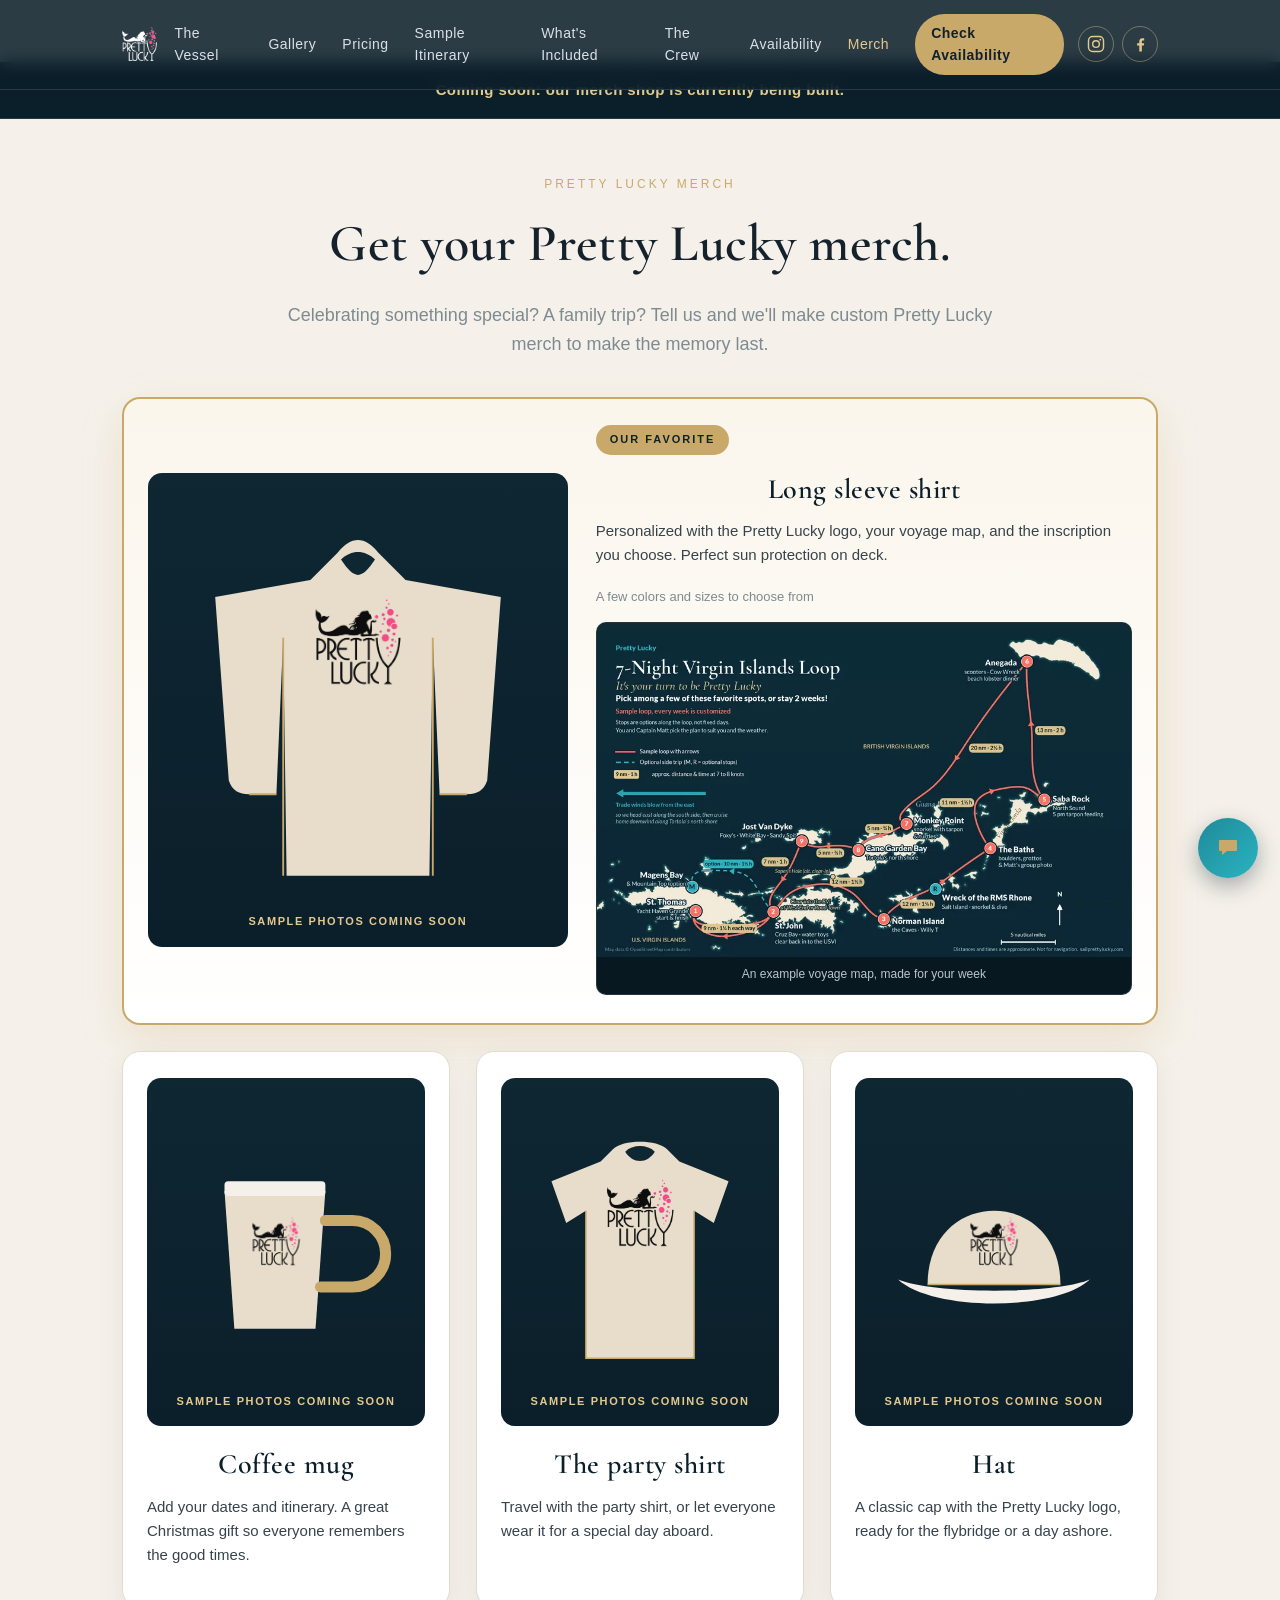
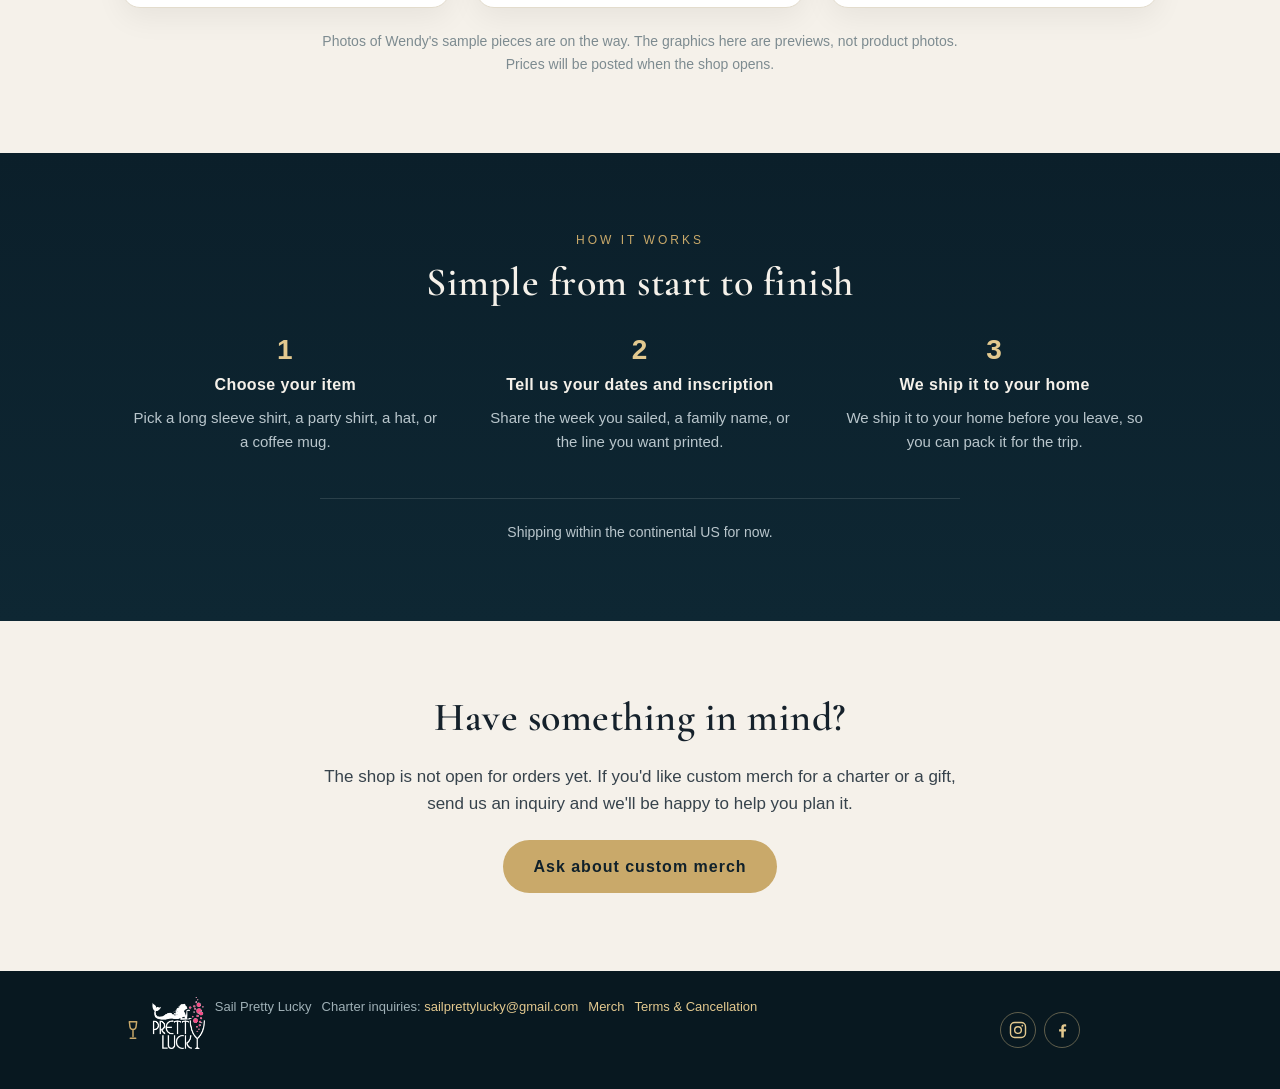
<file: merch.html>
<!DOCTYPE html>
<html lang="en">
<head>
<meta charset="UTF-8" />
<meta name="viewport" content="width=device-width, initial-scale=1.0" />
<title>Get your Pretty Lucky merch · Sail Pretty Lucky</title>
<meta name="description" content="Custom Pretty Lucky merch for your charter or a special celebration. Long sleeve shirts, t-shirts, hats, and coffee mugs. Shop coming soon." />
<meta name="theme-color" content="#0b1f2a" />
<link rel="icon" type="image/png" href="assets/prettylucky-logo.png?v=2" />
<link rel="canonical" href="https://sailprettylucky.com/merch.html" />
<link rel="preconnect" href="https://fonts.googleapis.com" />
<link rel="preconnect" href="https://fonts.gstatic.com" crossorigin />
<link href="https://fonts.googleapis.com/css2?family=Cormorant+Garamond:wght@500;600;700&display=swap" rel="stylesheet" />
<meta property="og:type" content="website" />
<meta property="og:title" content="Get your Pretty Lucky merch · Sail Pretty Lucky" />
<meta property="og:description" content="Custom Pretty Lucky merch to make the memory last. Long sleeve shirts, t-shirts, hats, and coffee mugs. Shop coming soon." />
<meta property="og:url" content="https://sailprettylucky.com/merch.html" />
<meta property="og:site_name" content="Sail Pretty Lucky" />
<meta property="og:image" content="https://sailprettylucky.com/assets/media/hero_new.jpg" />
<meta property="og:locale" content="en_US" />
<link rel="stylesheet" href="assets/css/styles.css?v=13" />
</head>
<body>
<header class="nav" id="nav">
<div class="nav__inner">
  <a class="brand" href="index.html"><img class="brand__logo" src="assets/prettylucky-logo-light.png?v=2" alt="Sail Pretty Lucky" /></a>
  <div class="nav__end">
  <nav class="nav__links" id="navLinks">
    <a href="index.html#vessel">The Vessel</a>
    <a href="index.html#media">Gallery</a>
    <a href="index.html#pricing">Pricing</a>
    <a href="index.html#itinerary">Sample Itinerary</a>
    <a href="index.html#included">What's Included</a>
    <a href="index.html#crew">The Crew</a>
    <a href="index.html#availability">Availability</a>
    <a href="merch.html" aria-current="page">Merch</a>
    <a href="index.html#inquire" class="nav__cta">Check Availability</a>
  </nav>
  <div class="social-links">
    <a class="social-icon" href="https://www.instagram.com/sailingprettylucky/" target="_blank" rel="noopener" aria-label="Pretty Lucky on Instagram"><svg viewBox="0 0 24 24" width="20" height="20" aria-hidden="true"><rect x="3" y="3" width="18" height="18" rx="5" fill="none" stroke="currentColor" stroke-width="1.7"/><circle cx="12" cy="12" r="4" fill="none" stroke="currentColor" stroke-width="1.7"/><circle cx="17.2" cy="6.8" r="1.05" fill="currentColor"/></svg></a>
    <a class="social-icon" href="https://www.facebook.com/profile.php?id=100092217951122" target="_blank" rel="noopener" aria-label="Pretty Lucky on Facebook"><svg viewBox="0 0 24 24" width="20" height="20" aria-hidden="true"><path fill="currentColor" d="M14.2 21v-7.15h2.4l.36-2.78h-2.76V9.26c0-.8.22-1.35 1.4-1.35H17V5.32C16.77 5.29 15.86 5.2 14.8 5.2c-2.16 0-3.64 1.32-3.64 3.74v2.13H8.5v2.78h2.66V21h3.04z"/></svg></a>
  </div>
  <button class="nav__toggle" id="navToggle" aria-label="Menu">☰</button>
  </div>
</div>
</header>

<main>
  <div class="merch-banner">
    <p class="merch-banner__text">Coming soon: our merch shop is currently being built.</p>
  </div>

  <section class="section merch">
    <div class="container">
      <p class="eyebrow" style="text-align:center">Pretty Lucky merch</p>
      <h1 class="merch__headline">Get your Pretty Lucky merch.</h1>
      <p class="lead">Celebrating something special? A family trip? Tell us and we'll make custom Pretty Lucky merch to make the memory last.</p>

      <div class="merch-grid">
        <article class="merch-card merch-card--favorite">
          <div class="merch-card__media">
            <div class="merch-ph merch-ph--longsleeve" aria-hidden="true">
              <svg viewBox="0 0 200 240" xmlns="http://www.w3.org/2000/svg" focusable="false">
                <path fill="#e7ddca" d="M88 34 C96 24 104 24 112 34 L128 50 L184 60 L176 168 C174 174 170 176 164 176 L148 176 L144 84 L142 224 H58 L56 84 L52 176 L36 176 C30 176 26 174 24 168 L16 60 L72 50 Z"/>
                <path fill="#0e2733" d="M90 38 C98 50 102 50 110 38 C104 32 96 32 90 38 Z"/>
                <path fill="none" stroke="#c9a96a" stroke-width="1.1" d="M56 84 V224 M144 84 V224 M52 176 H36 M148 176 H164"/>
              </svg>
              <img class="merch-ph__logo" src="assets/media/merch/logo-mark.png" alt="" />
            </div>
            <p class="merch-card__coming">Sample photos coming soon</p>
          </div>
          <div class="merch-card__body">
            <p class="merch-card__badge">Our favorite</p>
            <h2 class="merch-card__title">Long sleeve shirt</h2>
            <p class="merch-card__text">Personalized with the Pretty Lucky logo, your voyage map, and the inscription you choose. Perfect sun protection on deck.</p>
            <div class="merch-card__meta">
              <p class="merch-card__sizes">A few colors and sizes to choose from</p>
            </div>
            <figure class="merch-card__map">
              <img src="assets/media/merch/pretty-lucky-loop-900.webp" alt="Example Pretty Lucky voyage map of a Virgin Islands loop, from St. Thomas to the BVI and back" width="900" height="506" />
              <figcaption>An example voyage map, made for your week</figcaption>
            </figure>
          </div>
        </article>

        <article class="merch-card">
          <div class="merch-card__media">
            <div class="merch-ph merch-ph--mug" aria-hidden="true">
              <svg viewBox="0 0 200 230" xmlns="http://www.w3.org/2000/svg" focusable="false">
                <path fill="#e7ddca" d="M50 74 H132 L124 186 H58 Z"/>
                <path fill="none" stroke="#c9a96a" stroke-width="9" stroke-linecap="round" d="M132 98 H154 A24 24 0 0 1 154 152 H128"/>
                <rect x="50" y="66" width="82" height="12" rx="3" fill="#f5f1ea"/>
              </svg>
              <img class="merch-ph__logo" src="assets/media/merch/logo-mark.png" alt="" />
            </div>
            <p class="merch-card__coming">Sample photos coming soon</p>
          </div>
          <h2 class="merch-card__title">Coffee mug</h2>
          <p class="merch-card__text">Add your dates and itinerary. A great Christmas gift so everyone remembers the good times.</p>
        </article>

        <article class="merch-card">
          <div class="merch-card__media">
            <div class="merch-ph merch-ph--tee" aria-hidden="true">
              <svg viewBox="0 0 200 230" xmlns="http://www.w3.org/2000/svg" focusable="false">
                <path fill="#e7ddca" d="M78 40 C86 32 114 32 122 40 L132 50 L172 66 L160 100 L144 90 L144 210 H56 L56 90 L40 100 L28 66 L68 50 Z"/>
                <path fill="#0e2733" d="M88 42 C94 52 106 52 112 42 C106 36 94 36 88 42 Z"/>
                <path fill="none" stroke="#c9a96a" stroke-width="1.2" d="M56 90 V210 H144 V90"/>
              </svg>
              <img class="merch-ph__logo" src="assets/media/merch/logo-mark.png" alt="" />
            </div>
            <p class="merch-card__coming">Sample photos coming soon</p>
          </div>
          <h2 class="merch-card__title">The party shirt</h2>
          <p class="merch-card__text">Travel with the party shirt, or let everyone wear it for a special day aboard.</p>
        </article>

        <article class="merch-card">
          <div class="merch-card__media">
            <div class="merch-ph merch-ph--hat" aria-hidden="true">
              <svg viewBox="0 0 200 230" xmlns="http://www.w3.org/2000/svg" focusable="false">
                <path fill="#e7ddca" d="M46 150 C46 70 154 70 154 150 Z"/>
                <path fill="#f5f1ea" d="M22 146 C50 172 150 172 178 146 C150 158 50 158 22 146 Z"/>
                <path fill="none" stroke="#c9a96a" stroke-width="1.3" d="M46 150 H154"/>
              </svg>
              <img class="merch-ph__logo" src="assets/media/merch/logo-mark.png" alt="" />
            </div>
            <p class="merch-card__coming">Sample photos coming soon</p>
          </div>
          <h2 class="merch-card__title">Hat</h2>
          <p class="merch-card__text">A classic cap with the Pretty Lucky logo, ready for the flybridge or a day ashore.</p>
        </article>
      </div>

      <p class="merch-note">Photos of Wendy's sample pieces are on the way. The graphics here are previews, not product photos. Prices will be posted when the shop opens.</p>
    </div>
  </section>

  <section class="merch-steps">
    <div class="container">
      <p class="eyebrow" style="text-align:center">How it works</p>
      <h2>Simple from start to finish</h2>
      <div class="merch-steps__grid">
        <div class="merch-step">
          <span class="merch-step__num">1</span>
          <h3 class="merch-step__title">Choose your item</h3>
          <p class="merch-step__text">Pick a long sleeve shirt, a party shirt, a hat, or a coffee mug.</p>
        </div>
        <div class="merch-step">
          <span class="merch-step__num">2</span>
          <h3 class="merch-step__title">Tell us your dates and inscription</h3>
          <p class="merch-step__text">Share the week you sailed, a family name, or the line you want printed.</p>
        </div>
        <div class="merch-step">
          <span class="merch-step__num">3</span>
          <h3 class="merch-step__title">We ship it to your home</h3>
          <p class="merch-step__text">We ship it to your home before you leave, so you can pack it for the trip.</p>
        </div>
      </div>
      <p class="merch-steps__note">Shipping within the continental US for now.</p>
    </div>
  </section>

  <section class="merch-ask">
    <div class="container">
      <h2>Have something in mind?</h2>
      <p>The shop is not open for orders yet. If you'd like custom merch for a charter or a gift, send us an inquiry and we'll be happy to help you plan it.</p>
      <a class="btn btn--primary" href="index.html#inquire">Ask about custom merch</a>
    </div>
  </section>
</main>

<footer class="footer">
<div class="container footer__inner">
<div class="footer__brand">
  <svg class="footer__glass" viewBox="0 0 24 24" width="22" height="22" aria-hidden="true"><path d="M8 3h8m-8 0 .7 5.5a3.3 3.3 0 0 0 3.3 3 3.3 3.3 0 0 0 3.3-3L16 3m-4 8.5V19m-3 2h6" fill="none" stroke="var(--gold)" stroke-width="1.6" stroke-linecap="round"/></svg>
  <img class="foot__logo" src="assets/prettylucky-logo-light.png?v=2" alt="Sail Pretty Lucky" />
</div>
<span>Sail Pretty Lucky</span>
<span>Charter inquiries: <a href="mailto:sailprettylucky@gmail.com">sailprettylucky@gmail.com</a></span>
<span><a href="merch.html">Merch</a></span>
<span><a href="terms.html">Terms &amp; Cancellation</a></span>
  <div class="social-links">
    <a class="social-icon" href="https://www.instagram.com/sailingprettylucky/" target="_blank" rel="noopener" aria-label="Pretty Lucky on Instagram"><svg viewBox="0 0 24 24" width="20" height="20" aria-hidden="true"><rect x="3" y="3" width="18" height="18" rx="5" fill="none" stroke="currentColor" stroke-width="1.7"/><circle cx="12" cy="12" r="4" fill="none" stroke="currentColor" stroke-width="1.7"/><circle cx="17.2" cy="6.8" r="1.05" fill="currentColor"/></svg></a>
    <a class="social-icon" href="https://www.facebook.com/profile.php?id=100092217951122" target="_blank" rel="noopener" aria-label="Pretty Lucky on Facebook"><svg viewBox="0 0 24 24" width="20" height="20" aria-hidden="true"><path fill="currentColor" d="M14.2 21v-7.15h2.4l.36-2.78h-2.76V9.26c0-.8.22-1.35 1.4-1.35H17V5.32C16.77 5.29 15.86 5.2 14.8 5.2c-2.16 0-3.64 1.32-3.64 3.74v2.13H8.5v2.78h2.66V21h3.04z"/></svg></a>
  </div>
</div>
</footer>

<div id="plChat" class="chat" aria-hidden="false">
  <button id="plChatToggle" class="chat__bubble" aria-label="Chat with Pretty Lucky"><svg viewBox="0 0 24 24" width="24" height="24" aria-hidden="true"><path d="M4 4h16a1 1 0 0 1 1 1v9a1 1 0 0 1-1 1h-9l-5 4v-4H4a1 1 0 0 1-1-1V5a1 1 0 0 1 1-1z" style="fill:var(--gold)"/></svg></button>
  <div id="plChatPanel" class="chat__panel" hidden>
    <div class="chat__head">
      <div class="chat__title">Sail Pretty Lucky <span class="chat__online">●</span></div>
      <div class="chat__sub">Ask about your charter — Wendy follows up personally</div>
      <button id="plChatClose" class="chat__x" aria-label="Close">×</button>
    </div>
    <div id="plChatLog" class="chat__log"></div>
    <form id="plChatForm" class="chat__form">
      <input id="plChatInput" class="chat__input" type="text" placeholder="When are you thinking of sailing?" autocomplete="off" />
      <button class="chat__send" type="submit" aria-label="Send">➤</button>
    </form>
    <div class="chat__foot">Rates $29k–$36k/wk · sailprettylucky@gmail.com</div>
  </div>
</div>

<script src="assets/js/app.js?v=9" defer></script>
</body>
</html>
</file>
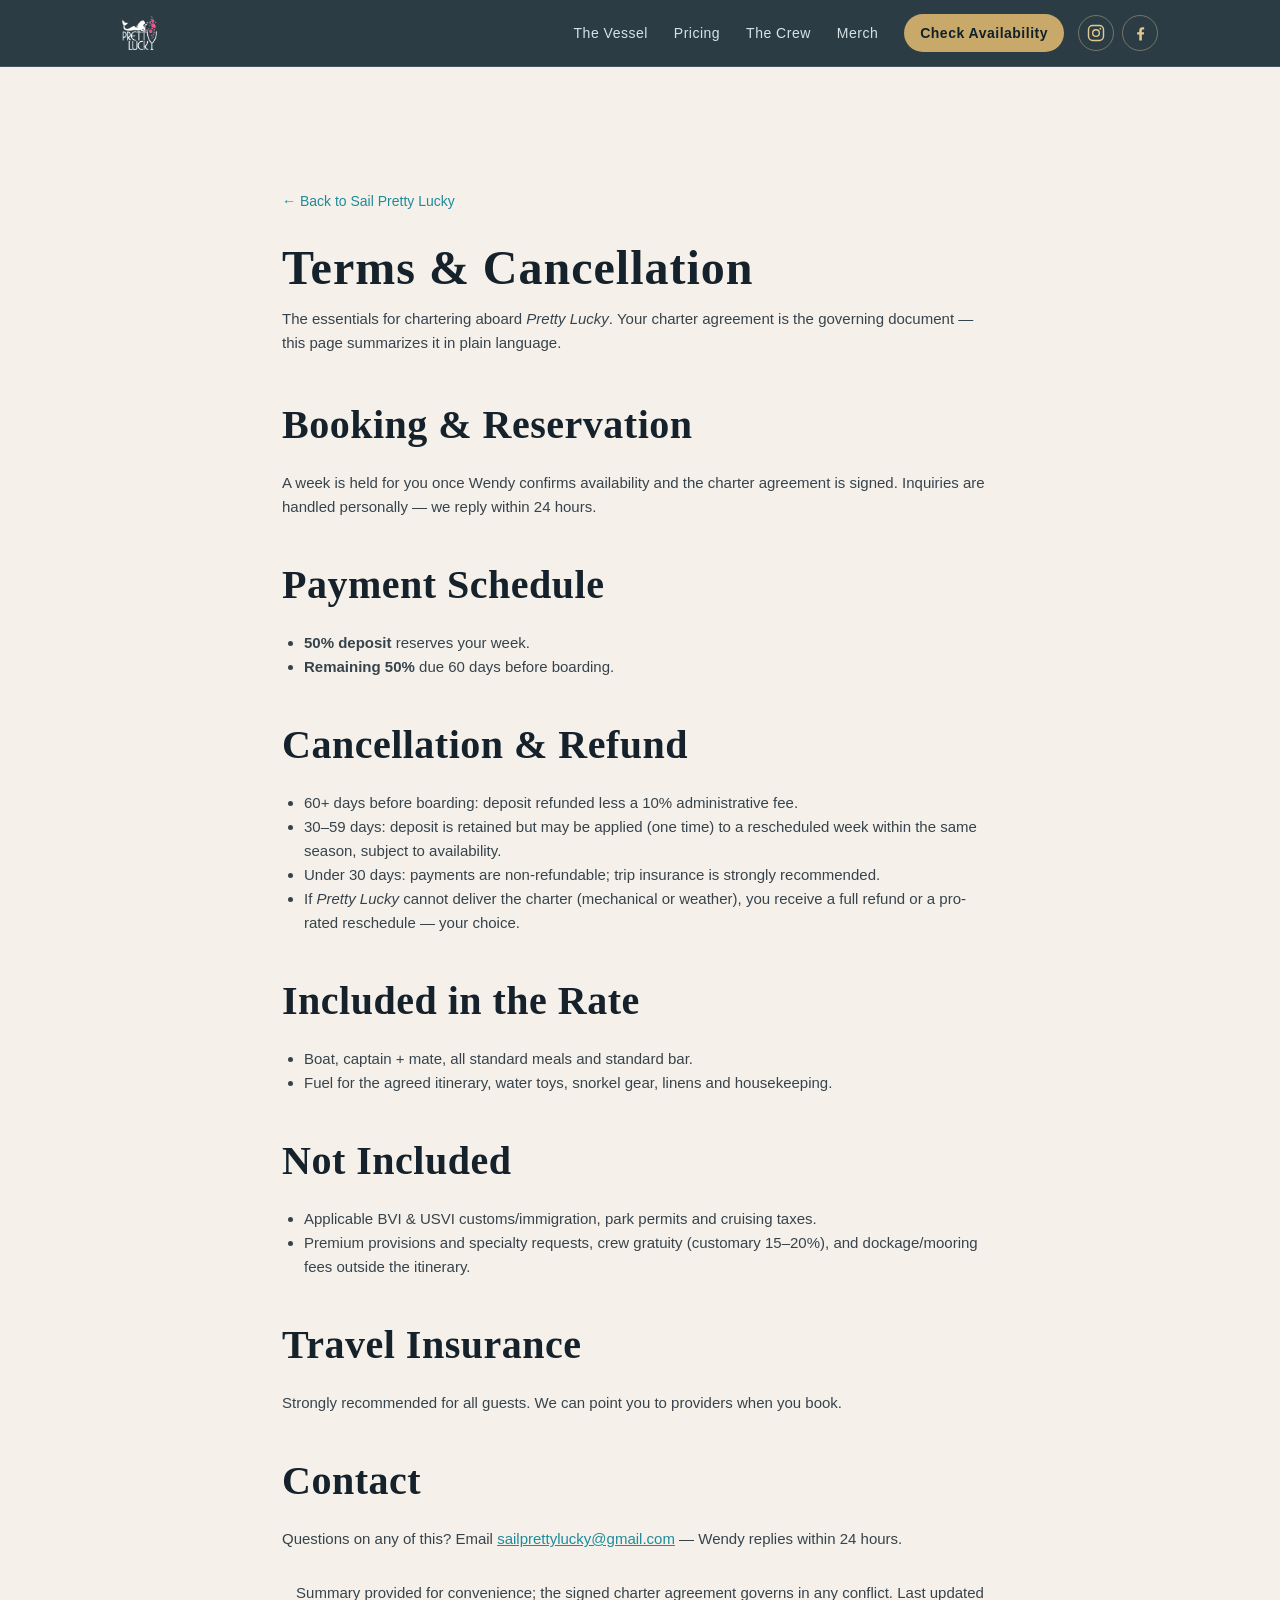
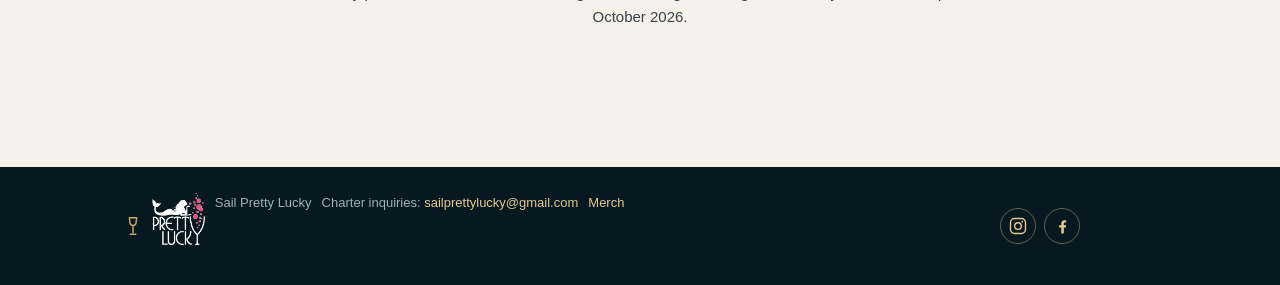
<file: terms.html>
<!DOCTYPE html>
<html lang="en">
<head>
<meta charset="UTF-8" />
<meta name="viewport" content="width=device-width, initial-scale=1.0" />
<title>Terms &amp; Cancellation — Sail Pretty Lucky</title>
<meta name="description" content="Booking terms, payment schedule, and cancellation policy for private crewed charters aboard SY Pretty Lucky, a Lagoon catamaran in the USVI and BVI." />
<meta name="theme-color" content="#0b1f2a" />
<link rel="icon" type="image/png" href="assets/prettylucky-logo.png?v=2" />
<link rel="canonical" href="https://sailprettylucky.com/terms.html" />

<meta property="og:type" content="website" />
<meta property="og:title" content="Terms &amp; Cancellation — Sail Pretty Lucky" />
<meta property="og:description" content="Booking terms, payment schedule, and cancellation policy for private crewed charters aboard SY Pretty Lucky." />
<meta property="og:url" content="https://sailprettylucky.com/terms.html" />
<meta property="og:site_name" content="Sail Pretty Lucky" />
<meta property="og:image" content="https://sailprettylucky.com/assets/media/hero_new.jpg" />
<meta property="og:locale" content="en_US" />

<script type="application/ld+json">
{
  "@context": "https://schema.org",
  "@type": "Organization",
  "name": "Sail Pretty Lucky",
  "email": "sailprettylucky@gmail.com",
  "url": "https://sailprettylucky.com",
  "sameAs": [
    "https://www.instagram.com/sailingprettylucky/",
    "https://www.facebook.com/profile.php?id=100092217951122"
  ]
}
</script>

<link rel="stylesheet" href="assets/css/styles.css?v=13" />
<style>
  .doc{max-width:760px;margin:0 auto;text-align:left}
  .doc h2{text-align:left;margin-top:34px}
  .doc p,.doc li{color:#37434c;font-size:15px}
  .doc ul{margin:10px 0 0 22px}
  .doc .back{display:inline-block;margin-bottom:18px;color:var(--sea);text-decoration:none;font-size:14px}
  .doc .fine{margin-top:30px}
</style>
</head>
<body>
<header class="nav">
<div class="nav__inner">
  <a class="brand" href="index.html"><img class="brand__logo" src="assets/prettylucky-logo-light.png?v=2" alt="Sail Pretty Lucky" /></a>
  <div class="nav__end">
  <nav class="nav__links">
    <a href="index.html#vessel">The Vessel</a>
    <a href="index.html#pricing">Pricing</a>
    <a href="index.html#crew">The Crew</a>
    <a href="merch.html">Merch</a>
    <a href="index.html#inquire" class="nav__cta">Check Availability</a>
  </nav>
  <div class="social-links">
    <a class="social-icon" href="https://www.instagram.com/sailingprettylucky/" target="_blank" rel="noopener" aria-label="Pretty Lucky on Instagram"><svg viewBox="0 0 24 24" width="20" height="20" aria-hidden="true"><rect x="3" y="3" width="18" height="18" rx="5" fill="none" stroke="currentColor" stroke-width="1.7"/><circle cx="12" cy="12" r="4" fill="none" stroke="currentColor" stroke-width="1.7"/><circle cx="17.2" cy="6.8" r="1.05" fill="currentColor"/></svg></a>
    <a class="social-icon" href="https://www.facebook.com/profile.php?id=100092217951122" target="_blank" rel="noopener" aria-label="Pretty Lucky on Facebook"><svg viewBox="0 0 24 24" width="20" height="20" aria-hidden="true"><path fill="currentColor" d="M14.2 21v-7.15h2.4l.36-2.78h-2.76V9.26c0-.8.22-1.35 1.4-1.35H17V5.32C16.77 5.29 15.86 5.2 14.8 5.2c-2.16 0-3.64 1.32-3.64 3.74v2.13H8.5v2.78h2.66V21h3.04z"/></svg></a>
  </div>
  </div>
</div>
</header>

<main style="padding:110px 0 60px">
  <section class="section">
    <div class="container doc">
      <a class="back" href="index.html">&larr; Back to Sail Pretty Lucky</a>
      <h1 style="font-family:'Cormorant Garamond',Georgia,serif;font-size:clamp(32px,5vw,48px);letter-spacing:1px;font-weight:600">Terms &amp; Cancellation</h1>
      <p class="lead" style="text-align:left;margin-left:0">The essentials for chartering aboard <em>Pretty Lucky</em>. Your charter agreement is the governing document — this page summarizes it in plain language.</p>

      <h2>Booking &amp; Reservation</h2>
      <p>A week is held for you once Wendy confirms availability and the charter agreement is signed. Inquiries are handled personally — we reply within 24 hours.</p>

      <h2>Payment Schedule</h2>
      <ul>
        <li><strong>50% deposit</strong> reserves your week.</li>
        <li><strong>Remaining 50%</strong> due 60 days before boarding.</li>
      </ul>

      <h2>Cancellation &amp; Refund</h2>
      <ul>
        <li>60+ days before boarding: deposit refunded less a 10% administrative fee.</li>
        <li>30–59 days: deposit is retained but may be applied (one time) to a rescheduled week within the same season, subject to availability.</li>
        <li>Under 30 days: payments are non-refundable; trip insurance is strongly recommended.</li>
        <li>If <em>Pretty Lucky</em> cannot deliver the charter (mechanical or weather), you receive a full refund or a pro-rated reschedule — your choice.</li>
      </ul>

      <h2>Included in the Rate</h2>
      <ul>
        <li>Boat, captain + mate, all standard meals and standard bar.</li>
        <li>Fuel for the agreed itinerary, water toys, snorkel gear, linens and housekeeping.</li>
      </ul>

      <h2>Not Included</h2>
      <ul>
        <li>Applicable BVI &amp; USVI customs/immigration, park permits and cruising taxes.</li>
        <li>Premium provisions and specialty requests, crew gratuity (customary 15–20%), and dockage/mooring fees outside the itinerary.</li>
      </ul>

      <h2>Travel Insurance</h2>
      <p>Strongly recommended for all guests. We can point you to providers when you book.</p>

      <h2>Contact</h2>
      <p>Questions on any of this? Email <a href="mailto:sailprettylucky@gmail.com" style="color:var(--sea)">sailprettylucky@gmail.com</a> — Wendy replies within 24 hours.</p>

      <p class="fine">Summary provided for convenience; the signed charter agreement governs in any conflict. Last updated October 2026.</p>
    </div>
  </section>
</main>

<footer class="footer">
<div class="container footer__inner">
<div class="footer__brand">
  <svg class="footer__glass" viewBox="0 0 24 24" width="22" height="22" aria-hidden="true"><path d="M8 3h8m-8 0 .7 5.5a3.3 3.3 0 0 0 3.3 3 3.3 3.3 0 0 0 3.3-3L16 3m-4 8.5V19m-3 2h6" fill="none" stroke="var(--gold)" stroke-width="1.6" stroke-linecap="round"/></svg>
  <img class="foot__logo" src="assets/prettylucky-logo-light.png?v=2" alt="Sail Pretty Lucky" />
</div>
<span>Sail Pretty Lucky</span>
<span>Charter inquiries: <a href="mailto:sailprettylucky@gmail.com">sailprettylucky@gmail.com</a></span>
<span><a href="merch.html">Merch</a></span>
<div class="social-links">
    <a class="social-icon" href="https://www.instagram.com/sailingprettylucky/" target="_blank" rel="noopener" aria-label="Pretty Lucky on Instagram"><svg viewBox="0 0 24 24" width="20" height="20" aria-hidden="true"><rect x="3" y="3" width="18" height="18" rx="5" fill="none" stroke="currentColor" stroke-width="1.7"/><circle cx="12" cy="12" r="4" fill="none" stroke="currentColor" stroke-width="1.7"/><circle cx="17.2" cy="6.8" r="1.05" fill="currentColor"/></svg></a>
    <a class="social-icon" href="https://www.facebook.com/profile.php?id=100092217951122" target="_blank" rel="noopener" aria-label="Pretty Lucky on Facebook"><svg viewBox="0 0 24 24" width="20" height="20" aria-hidden="true"><path fill="currentColor" d="M14.2 21v-7.15h2.4l.36-2.78h-2.76V9.26c0-.8.22-1.35 1.4-1.35H17V5.32C16.77 5.29 15.86 5.2 14.8 5.2c-2.16 0-3.64 1.32-3.64 3.74v2.13H8.5v2.78h2.66V21h3.04z"/></svg></a>
  </div>
</div>
</footer>
</body>
</html>
</file>
<file: assets/css/styles.css>
:root{
  --bg:#0b1f2a; --bg2:#0e2733; --ink:#0b1f2a; --paper:#f5f1ea; --sand:#e7ddca;
  --sea:#1f8a99; --sea2:#2bb3c0; --gold:#c9a96a; --gold2:#e3c98f;
  --muted:#7d8b90; --line:rgba(255,255,255,.12);
}
*{box-sizing:border-box;margin:0;padding:0}
html{scroll-behavior:smooth;overflow-x:hidden}
body{font-family:'Helvetica Neue',Arial,sans-serif;color:#15212b;background:var(--paper);line-height:1.6}
.container{max-width:1080px;margin:0 auto;padding:0 22px}
.section{padding:78px 0}
.section--dark{background:linear-gradient(180deg,var(--bg) 0%,var(--bg2) 100%);color:var(--paper)}
h1,h2{font-family:'Cormorant Garamond',Georgia,'Times New Roman',serif}
h2{font-size:clamp(26px,4vw,40px);letter-spacing:.5px;margin-bottom:14px;text-align:center;color:inherit;font-weight:600}
.section--dark h2{color:var(--paper)}
.lead{text-align:center;max-width:720px;margin:0 auto 38px;color:var(--muted);font-size:18px}
.section--dark .lead{color:#b9c6cc}
.eyebrow{letter-spacing:3px;font-size:12px;color:var(--gold);text-transform:uppercase}

/* NAV */
.nav{position:fixed;top:0;left:0;right:0;z-index:50;background:rgba(11,31,42,.86);backdrop-filter:blur(8px);border-bottom:1px solid var(--line)}
.nav__inner{max-width:1080px;margin:0 auto;padding:14px 22px;display:flex;align-items:center;justify-content:space-between}
.brand{color:#fff;font-weight:700;letter-spacing:2px;text-decoration:none;font-size:18px}
.brand span{color:var(--gold2)}
.nav__links{display:flex;gap:26px;align-items:center}
.nav__links a{color:#d8e2e6;text-decoration:none;font-size:14px;letter-spacing:.5px;transition:color .2s}
.nav__links a:hover{color:var(--gold2)}
.nav__cta{background:var(--gold);color:#10212b!important;padding:8px 16px;border-radius:30px;font-weight:700}
.nav__cta:hover{background:var(--gold2)}
.nav__toggle{display:none;background:none;border:0;color:#fff;font-size:24px;cursor:pointer}

/* HERO */
.hero{position:relative;min-height:100vh;display:flex;align-items:center;justify-content:center;text-align:center;color:#fff;background:#0b2a33 url(../media/hero.jpg) center top/cover no-repeat;overflow:hidden}
.hero__overlay{position:absolute;inset:0;background:radial-gradient(circle at 50% 35%,rgba(0,0,0,.20),rgba(0,0,0,.62))}
.hero__content{position:relative;z-index:2;padding:0 22px}
.hero h1{font-size:clamp(48px,11vw,120px);letter-spacing:1px;line-height:1.05;margin:10px 0;font-weight:600}
.hero h1 span{color:var(--gold2)}
.hero__sub{font-size:clamp(16px,2.4vw,22px);max-width:560px;margin:0 auto 30px;color:#e9f2f4}
.hero__cta{display:flex;gap:14px;justify-content:center;flex-wrap:wrap}
.btn{display:inline-block;text-decoration:none;padding:14px 30px;border-radius:40px;font-weight:700;letter-spacing:1px;transition:transform .15s,background .2s}
.btn--primary{background:var(--gold);color:#10212b}
.btn--primary:hover{background:var(--gold2);transform:translateY(-2px)}
.btn--ghost{border:1px solid #fff;color:#fff}
.btn--ghost:hover{background:rgba(255,255,255,.12)}

/* SPECS */
.specs{display:flex;flex-wrap:wrap;gap:18px;justify-content:center;margin-top:30px}
.spec{background:#fff;border:1px solid #e3dccd;border-radius:14px;padding:18px 26px;text-align:center;min-width:120px;box-shadow:0 6px 20px rgba(0,0,0,.05)}
.spec__num{display:block;font-size:24px;font-weight:800;color:var(--sea)}
.spec__label{font-size:12px;letter-spacing:1px;text-transform:uppercase;color:var(--muted)}

/* MEDIA */
.gallery__label{font-size:13px;letter-spacing:3px;text-transform:uppercase;color:var(--gold2);font-weight:700;margin:30px 0 12px}
.media-grid{display:grid;grid-template-columns:1fr 1fr;gap:18px;margin-bottom:8px}
.media-slot{position:relative;background:linear-gradient(110deg,#0d2430 30%,#123040 45%,#0d2430 60%);border:1px solid var(--line);border-radius:14px;overflow:hidden;aspect-ratio:16/10;display:flex;align-items:flex-end}
.media-slot--wide{grid-column:1 / -1;aspect-ratio:21/9}
.media-slot__img{position:absolute;inset:0;width:100%;height:100%;object-fit:cover;opacity:0;transition:opacity .5s ease}
.media-slot__img.is-loaded{opacity:1}
.media-slot__img{background:linear-gradient(110deg,#0d2430 30%,#123040 45%,#0d2430 60%);background-size:200% 100%;animation:shimmer 1.6s linear infinite}
.media-slot__img.is-loaded{animation:none;background:none}
@keyframes shimmer{to{background-position:-200% 0}}
.media-slot figcaption{position:absolute;bottom:0;left:0;right:0;z-index:2;width:100%;padding:14px 16px;background:linear-gradient(0deg,rgba(0,0,0,.78),transparent);color:#fff;pointer-events:none}
.media-slot__tag{display:block;font-size:12px;letter-spacing:2px;color:var(--gold2);font-weight:700}
.gallery{display:grid;grid-template-columns:repeat(6,1fr);gap:10px}
.gallery__item{aspect-ratio:1;border-radius:10px;background:linear-gradient(135deg,#13313c,#1f8a99);display:flex;align-items:flex-end;padding:10px;color:#dff;font-size:11px;letter-spacing:1px;text-transform:uppercase;opacity:.85}

/* PRICING */
.pricing{display:flex;gap:22px;justify-content:center;flex-wrap:wrap}
.price-card{background:#fff;border:1px solid #e3dccd;border-radius:18px;padding:34px 30px;width:300px;text-align:center;box-shadow:0 10px 30px rgba(0,0,0,.06)}
.price-card--feature{background:linear-gradient(180deg,#fbf6ec,#fff);border:2px solid var(--gold);box-shadow:0 16px 40px rgba(201,169,106,.28);transform:translateY(-8px)}
.price-card__badge{display:inline-block;background:var(--gold);color:#10212b;font-size:11px;font-weight:800;letter-spacing:2px;text-transform:uppercase;padding:6px 14px;border-radius:20px;margin-bottom:14px}
.price-card__tier{letter-spacing:2px;text-transform:uppercase;font-size:13px;color:var(--muted)}
.price-card__price{font-size:40px;font-weight:800;color:var(--sea);margin:10px 0}
.price-card__price span{font-size:15px;color:var(--muted);font-weight:500}
.price-card ul{list-style:none;text-align:left;margin:14px 0 0;font-size:14px;color:#37434c}
.price-card li{padding:6px 0;border-bottom:1px solid #eee}
.fine{text-align:center;color:var(--muted);font-size:13px;margin-top:22px}

/* ITINERARY */
.itinerary{list-style:none;max-width:760px;margin:0 auto;counter-reset:none}
.itinerary li{position:relative;padding:18px 18px 18px 92px;border-left:2px solid var(--sea);margin-bottom:6px}
.itinerary li::before{content:"";position:absolute;left:-7px;top:24px;width:12px;height:12px;border-radius:50%;background:var(--gold2)}
.day{position:absolute;left:18px;top:18px;font-weight:800;color:var(--gold2);font-size:14px;letter-spacing:1px}
.itinerary strong{color:#fff}
.itinerary__place{margin:0 0 2px;font-size:12px;font-weight:700;letter-spacing:1.6px;text-transform:uppercase;color:#9fb4bb}
.itinerary__title{margin:0 0 6px;font-family:'Cormorant Garamond',Georgia,'Times New Roman',serif;font-size:24px;font-weight:600;line-height:1.2;color:#fff}
.itinerary__text{margin:0;color:#d3dde1;line-height:1.6}
.itinerary__item--finale{background:rgba(227,201,143,.07);border-left-color:var(--gold2);border-radius:0 12px 12px 0}
.itinerary__item--finale .itinerary__title{color:var(--gold2)}
.itinerary__note{max-width:760px;margin:22px auto 0;text-align:center}
.itinerary__more{margin:8px 0 0}
.itinerary__link{color:var(--gold2);font-weight:700;text-decoration:underline;text-underline-offset:3px}
.itinerary__link:hover{color:#fff}
.itinerary__img{display:block;width:100%;max-width:440px;height:auto;aspect-ratio:4/3;object-fit:cover;border-radius:10px;border:1px solid var(--line);margin:12px 0 0}
.itinerary__closing{max-width:760px;margin:26px auto 0;text-align:center;font-family:'Cormorant Garamond',Georgia,'Times New Roman',serif;font-size:24px;color:var(--gold2)}

.itinerary-map{margin:8px auto 12px;max-width:1080px;background:#081820;border:1px solid var(--line);border-radius:16px;overflow:hidden}
.itinerary-map__frame{overflow:hidden}
.itinerary-map picture,.itinerary-map img{display:block;width:100%;height:auto}
.itinerary-map figcaption{padding:12px 18px 16px;color:#b9c6cc;font-size:15px;text-align:center;line-height:1.5}
.itinerary-prose{max-width:760px;margin:36px auto 0}
.itinerary-prose h3{margin:28px 0 10px;font-family:'Cormorant Garamond',Georgia,'Times New Roman',serif;font-size:clamp(24px,3.2vw,30px);font-weight:600;line-height:1.25;color:var(--gold2)}
.itinerary-prose h3:first-child{margin-top:0}
.itinerary-prose p{margin:0 0 12px;color:#d3dde1;line-height:1.65}
.itinerary-subhead{margin:48px 0 14px;text-align:center;font-family:'Cormorant Garamond',Georgia,'Times New Roman',serif;font-size:clamp(24px,3.5vw,32px);font-weight:600;color:var(--paper)}
.itinerary-pick{max-width:760px;margin:0 auto 22px;text-align:center;color:#d3dde1;line-height:1.65}
.itinerary-options{display:grid;grid-template-columns:repeat(2,1fr);gap:16px;margin:0 auto;align-items:start}
.itinerary-option .itinerary__img{max-width:100%}
.itinerary-option{background:rgba(255,255,255,.04);border:1px solid var(--line);border-radius:16px;padding:22px 22px 24px}
.itinerary-option__title{margin:0 0 8px;font-family:'Cormorant Garamond',Georgia,'Times New Roman',serif;font-size:24px;font-weight:600;line-height:1.25;color:#fff}
.itinerary-option__text{margin:0;color:#d3dde1;line-height:1.65}
.itinerary-legs{max-width:760px;margin:0 auto 18px;overflow-x:auto;-webkit-overflow-scrolling:touch}
.itinerary-legs__table{width:100%;border-collapse:collapse;font-size:14.5px;color:#d3dde1}
.itinerary-legs__table th{text-align:left;font-size:12px;letter-spacing:1.4px;text-transform:uppercase;color:var(--gold2);padding:10px 12px;border-bottom:1px solid var(--line);white-space:nowrap}
.itinerary-legs__table td{padding:10px 12px;border-bottom:1px solid var(--line);vertical-align:top}
.itinerary-legs__table td:nth-child(2),.itinerary-legs__table th:nth-child(2){white-space:nowrap}
.itinerary-legs__table tbody tr:last-child td{border-bottom:0}

/* CALENDAR */
.cal{max-width:560px;margin:0 auto;background:#fff;border:1px solid #e3dccd;border-radius:16px;padding:22px;box-shadow:0 10px 30px rgba(0,0,0,.06)}
.cal__head{display:flex;align-items:center;justify-content:space-between;margin-bottom:12px}
.cal__title{font-weight:700;letter-spacing:1px}
.cal__nav{background:none;border:1px solid #cfc6b3;border-radius:8px;width:34px;height:34px;cursor:pointer;font-size:18px}
.cal__legend{display:flex;gap:16px;font-size:12px;color:var(--muted);margin-bottom:12px;flex-wrap:wrap}
.dot{display:inline-block;width:10px;height:10px;border-radius:50%;margin-right:5px;vertical-align:middle}
.dot--free{background:#2bb3c0}.dot--booked{background:#c0392b}.dot--past{background:#cfd6da}
.cal__grid{display:grid;grid-template-columns:repeat(7,1fr);gap:6px}
.cal__dow{text-align:center;font-size:11px;color:var(--muted);padding-bottom:4px}
.cal__cell{aspect-ratio:1;border-radius:8px;border:1px solid #eee;display:flex;align-items:center;justify-content:center;font-size:13px;cursor:pointer;user-select:none;transition:transform .1s}
.cal__cell:hover{transform:scale(1.05)}
.cal__cell.free{background:#e6f7f9;color:#0b4a52}
.cal__cell.booked{background:#fbe4e1;color:#8a2b1e;text-decoration:line-through}
.cal__cell.past{background:#f0f2f3;color:#b6bec2;cursor:default}
.cal__cell.empty{border:0;cursor:default}
.cal__note{font-size:12px;color:var(--muted);margin-top:12px;text-align:center}

/* FORM */
.form{max-width:560px;margin:0 auto;display:grid;gap:14px}
.form__row{display:flex;gap:14px}
.form__row label{flex:1}
.form label{display:flex;flex-direction:column;font-size:13px;letter-spacing:.5px;color:#b9c6cc;gap:6px}
.form input,.form textarea{background:#0a1a22;border:1px solid var(--line);border-radius:10px;padding:12px;color:#fff;font:inherit}
.form input:focus,.form textarea:focus{outline:none;border-color:var(--gold2)}
.form input[type="date"],.form input[type="number"]{
  color-scheme:dark;
  -webkit-appearance:none;appearance:none;
}
.form input[type="date"]::-webkit-calendar-picker-indicator{filter:invert(.85) sepia(.35) saturate(3.2) hue-rotate(1deg) opacity(.9)}
.form input[type="number"]::-webkit-inner-spin-button,.form input[type="number"]::-webkit-outer-spin-button{-webkit-appearance:none;appearance:none;margin:0}
.form input[type="number"]{-moz-appearance:textfield;appearance:textfield}
.form__status{color:var(--gold2);font-size:14px;min-height:20px}

/* FOOTER */
.footer{background:#081820;color:#9fb0b6;padding:26px 0;font-size:13px}
.footer__inner{display:flex;justify-content:space-between;flex-wrap:wrap;gap:10px}
.footer a{color:var(--gold2);text-decoration:none}
.footer__brand{display:flex;align-items:center;gap:8px}
.footer__glass{line-height:1;flex:none}
.hero__logo{display:block;height:96px;width:auto;margin:0 auto 22px}
.foot__logo{display:block;height:52px;width:auto;margin:0 auto 14px}
/* logo variants */
.section__logo{display:block;height:64px;width:auto;margin:0 auto 16px;filter:drop-shadow(0 2px 10px rgba(0,0,0,.35))}
.brand__logo{display:block;height:34px;width:auto}

/* FAQ */
.faq{max-width:720px;margin:0 auto;display:grid;gap:12px}
.faq__item{background:#fff;border:1px solid #e3dccd;border-radius:14px;padding:0}
.faq__item summary{cursor:pointer;font-weight:700;font-size:15.5px;padding:16px 20px;list-style:none;position:relative}
.faq__item summary::-webkit-details-marker{display:none}
.faq__item summary::after{content:"+";position:absolute;right:20px;top:50%;transform:translateY(-50%);font-size:22px;color:var(--gold);font-weight:400;transition:transform .2s}
.faq__item[open] summary::after{transform:translateY(-50%) rotate(45deg)}
.faq__item p{padding:0 20px 18px;color:#37434c;font-size:14.5px}

/* CREW */
.crew{display:flex;gap:22px;justify-content:center;flex-wrap:wrap;margin-top:8px}
.crew__card{background:#fff;border:1px solid #e3dccd;border-radius:18px;padding:30px 28px;width:330px;box-shadow:0 10px 30px rgba(0,0,0,.06);color:var(--ink)}
.crew__role{letter-spacing:2px;text-transform:uppercase;font-size:12px;color:var(--gold);font-weight:700}
.crew__name{font-size:26px;margin:6px 0 12px}
.crew__bio{font-size:14.5px;color:#37434c;line-height:1.6}

/* REVIEWS */
.reviews{display:grid;grid-template-columns:repeat(3,1fr);gap:22px;align-items:stretch;margin-top:8px}
.review-card{margin:0;background:#fff;border:1px solid #e3dccd;border-radius:18px;padding:28px 26px;box-shadow:0 10px 30px rgba(0,0,0,.06);color:var(--ink);display:flex;flex-direction:column}
.review-card__stars{color:var(--gold);letter-spacing:3px;font-size:15px;line-height:1;margin:0 0 14px}
.review-card__quote{font-family:'Cormorant Garamond',Georgia,'Times New Roman',serif;font-size:20px;line-height:1.45;font-weight:500;color:#15212b;margin:0 0 20px;flex:1}
.review-card__by{margin-top:auto;padding-top:16px;border-top:1px solid #eee;display:flex;flex-direction:column;gap:2px}
.review-card__by cite{font-style:normal;font-weight:700;font-size:15px;color:var(--ink)}
.review-card__meta{font-size:12px;letter-spacing:.4px;color:var(--muted)}
@media(max-width:900px){
  .reviews{grid-template-columns:1fr 1fr;gap:18px}
}
@media(max-width:720px){
  .reviews{grid-template-columns:1fr;gap:16px}
}
#reviews{scroll-margin-top:88px}
#reviews .eyebrow{text-align:center;margin-bottom:8px}

/* ===== CHAT ASSISTANT ===== */
.chat{position:fixed;right:22px;bottom:22px;z-index:60;font-family:'Helvetica Neue',Arial,sans-serif}
.chat__bubble{width:60px;height:60px;border-radius:50%;border:none;background:linear-gradient(135deg,var(--sea),var(--sea2));color:#fff;font-size:26px;cursor:pointer;box-shadow:0 8px 22px rgba(11,31,42,.35);transition:transform .15s;display:flex;align-items:center;justify-content:center}
.chat__bubble:hover{transform:scale(1.06)}
.chat__bubble svg{display:block}
.chat__panel{position:absolute;bottom:72px;right:0;width:340px;max-width:calc(100vw - 36px);height:460px;max-height:calc(100vh - 120px);background:#fff;border-radius:16px;box-shadow:0 18px 50px rgba(11,31,42,.35);display:flex;flex-direction:column;overflow:hidden}
.chat__panel[hidden]{display:none}
.chat__head{background:linear-gradient(135deg,#0b1f2a,#0e2733);color:#fff;padding:14px 16px;position:relative}
.chat__title{font-weight:700;font-size:15px}
.chat__online{color:#36d399;font-size:10px;vertical-align:middle}
.chat__sub{font-size:11px;color:#b9c6cc;margin-top:2px}
.chat__x{position:absolute;top:10px;right:12px;background:none;border:none;color:#fff;font-size:20px;cursor:pointer;line-height:1}
.chat__log{flex:1;overflow-y:auto;padding:14px;display:flex;flex-direction:column;gap:10px;background:#f7f4ef}
.chat__msg{font-size:13.5px;line-height:1.5;padding:9px 12px;border-radius:12px;max-width:85%;word-wrap:break-word}
.chat__msg--bot{background:#fff;border:1px solid #e6ddca;align-self:flex-start;color:#15212b}
.chat__msg--user{background:linear-gradient(135deg,var(--sea),var(--sea2));color:#fff;align-self:flex-end}
.chat__msg--typing{font-style:italic;color:var(--muted);background:#fff;border:1px dashed #e6ddca}
.chat__form{display:flex;gap:8px;padding:10px;border-top:1px solid #eee;background:#fff}
.chat__input{flex:1;border:1px solid #ddd;border-radius:20px;padding:9px 14px;font-size:14px;outline:none}
.chat__input:focus{border-color:var(--sea)}
.chat__send{width:40px;border:none;border-radius:50%;background:var(--sea);color:#fff;font-size:16px;cursor:pointer}
.chat__send:hover{background:var(--sea2)}
.chat__foot{font-size:10.5px;color:var(--muted);text-align:center;padding:6px;background:#faf8f3}


/* ===== TABBED GALLERY + LIGHTBOX ===== */
.pl-gallery{margin:0 0 8px}
.pl-gallery__tabs{display:flex;flex-wrap:wrap;justify-content:center;gap:8px;margin:0 auto 28px}
.pl-gallery__tab{appearance:none;background:transparent;border:1px solid var(--line);color:#d8e2e6;font:inherit;font-size:13px;font-weight:700;letter-spacing:1.2px;text-transform:uppercase;padding:9px 16px;border-radius:30px;cursor:pointer;transition:background .2s,color .2s,border-color .2s}
.pl-gallery__tab:hover{color:var(--gold2);border-color:var(--gold)}
.pl-gallery__tab.is-active{background:var(--gold);color:#10212b;border-color:var(--gold)}
.pl-gallery__tab:focus-visible{outline:2px solid var(--gold2);outline-offset:3px}
.pl-gallery__grid{display:grid;grid-template-columns:repeat(3,1fr);gap:16px}
.pl-gallery__item{margin:0;position:relative;border:1px solid var(--line);border-radius:14px;overflow:hidden;background:linear-gradient(110deg,#0d2430 30%,#123040 45%,#0d2430 60%);aspect-ratio:16/10}
.pl-gallery__item.is-hidden,.pl-gallery__placeholder.is-hidden{display:none}
.pl-gallery__btn{display:block;width:100%;height:100%;padding:0;border:0;background:transparent;cursor:pointer;color:inherit}
.pl-gallery__btn:focus-visible{outline:2px solid var(--gold2);outline-offset:-3px}
.pl-gallery__img{position:absolute;inset:0;width:100%;height:100%;object-fit:cover;opacity:0;transition:opacity .45s ease,transform .45s ease}
.pl-gallery__img.is-loaded{opacity:1}
.pl-gallery__btn:hover .pl-gallery__img.is-loaded{transform:scale(1.04)}
.pl-gallery__item figcaption{position:absolute;bottom:0;left:0;right:0;z-index:2;padding:14px 16px;background:linear-gradient(0deg,rgba(0,0,0,.78),transparent);pointer-events:none}
.pl-gallery__tag{display:block;font-size:12px;letter-spacing:2px;color:var(--gold2);font-weight:700}
.pl-gallery__placeholder{display:flex;flex-direction:column;justify-content:center;align-items:center;text-align:center;gap:8px;padding:24px 20px;border:1px dashed rgba(227,201,143,.45);border-radius:14px;background:rgba(13,36,48,.55);aspect-ratio:16/10;color:#b9c6cc}
.pl-gallery__placeholder-title{font-family:'Cormorant Garamond',Georgia,'Times New Roman',serif;font-size:22px;color:var(--gold2);font-weight:600;letter-spacing:.4px}
.pl-gallery__placeholder p{max-width:280px;font-size:14px;line-height:1.5}

.media-video{max-width:860px;margin:0 auto}
.media-video__el{display:block;width:100%;border-radius:14px;border:1px solid var(--line);background:#000}
.media-video__cap{text-align:center;color:#b9c6cc;font-size:14px;margin-top:10px}

.pl-lightbox{position:fixed;inset:0;z-index:200;display:flex;align-items:center;justify-content:center;padding:72px 72px 88px}
.pl-lightbox[hidden]{display:none}
.pl-lightbox__backdrop{position:absolute;inset:0;background:rgba(8,18,24,.92)}
.pl-lightbox__figure{position:relative;z-index:1;max-width:min(1200px,100%);max-height:100%;display:flex;flex-direction:column;align-items:center}
.pl-lightbox__img{max-width:100%;max-height:calc(100vh - 180px);width:auto;height:auto;object-fit:contain;border-radius:8px;box-shadow:0 18px 50px rgba(0,0,0,.45);user-select:none;-webkit-user-drag:none}
.pl-lightbox__caption{color:var(--paper);text-align:center;margin-top:14px;font-size:16px;max-width:640px;text-shadow:0 1px 8px rgba(0,0,0,.85)}
.pl-lightbox__count{color:#c5d0d4;text-align:center;margin-top:4px;font-size:12px;letter-spacing:1px;text-shadow:0 1px 8px rgba(0,0,0,.85)}
.pl-lightbox__close,.pl-lightbox__nav{position:absolute;z-index:2;background:rgba(11,31,42,.7);border:1px solid var(--line);color:#fff;cursor:pointer;border-radius:50%;display:flex;align-items:center;justify-content:center;transition:background .2s,color .2s}
.pl-lightbox__close:hover,.pl-lightbox__nav:hover{background:var(--gold);color:#10212b;border-color:var(--gold)}
.pl-lightbox__close:focus-visible,.pl-lightbox__nav:focus-visible{outline:2px solid var(--gold2);outline-offset:3px}
.pl-lightbox__close{top:16px;right:16px;width:44px;height:44px;font-size:28px;line-height:1}
.pl-lightbox__nav{top:50%;transform:translateY(-50%);width:48px;height:48px;font-size:36px;line-height:1;padding:0 0 4px}
.pl-lightbox__nav--prev{left:16px}
.pl-lightbox__nav--next{right:16px}

@media(max-width:720px){
  .pl-gallery__tabs{flex-wrap:wrap;justify-content:center;overflow:visible;padding:0;gap:6px}
  .pl-gallery__tab{flex:0 0 auto;font-size:11px;padding:7px 12px;letter-spacing:1px}
  .pl-gallery__grid{grid-template-columns:1fr 1fr;gap:10px}
  .pl-gallery__tag{font-size:10px;letter-spacing:1.2px}
  .pl-gallery__placeholder{grid-column:1 / -1;aspect-ratio:auto;min-height:140px}
  .pl-lightbox{padding:64px 16px 80px}
  .pl-lightbox__nav{width:40px;height:40px;font-size:30px}
  .pl-lightbox__nav--prev{left:6px}
  .pl-lightbox__nav--next{right:6px}
  .pl-lightbox__close{top:10px;right:10px}
  .pl-lightbox__img{max-height:calc(100vh - 160px)}
  .pl-lightbox__caption{font-size:14px;padding:0 8px}
}
@media(prefers-reduced-motion:reduce){
  .pl-gallery__img{transition:none;opacity:1}
  .pl-gallery__btn:hover .pl-gallery__img.is-loaded{transform:none}
}


/* MERCH */
.nav__links a[aria-current="page"]{color:var(--gold2)}
.merch-banner{margin-top:62px;background:var(--bg);color:var(--gold2);text-align:center;padding:16px 22px;border-bottom:1px solid var(--line)}
.merch-banner__text{margin:0;font-size:15px;font-weight:700;letter-spacing:.4px}
.merch{padding-top:56px}
.merch__headline{text-align:center;font-size:clamp(32px,5vw,52px);letter-spacing:.5px;font-weight:600;margin:8px 0 16px}
.merch-grid{display:grid;grid-template-columns:repeat(3,1fr);gap:26px;margin-top:8px}
.merch-card{background:#fff;border:1px solid #e3dccd;border-radius:18px;padding:26px 24px 28px;box-shadow:0 10px 30px rgba(0,0,0,.06);display:flex;flex-direction:column}
.merch-card--favorite{grid-column:1/-1;display:grid;grid-template-columns:minmax(260px,.9fr) minmax(280px,1.15fr);gap:28px;align-items:center;background:linear-gradient(180deg,#fbf6ec,#fff);border:2px solid var(--gold);box-shadow:0 16px 40px rgba(201,169,106,.22)}
.merch-card--favorite .merch-card__media{margin:0}
.merch-card--favorite .merch-ph{max-width:340px}
.merch-card__badge{display:inline-block;background:var(--gold);color:#10212b;font-size:11px;font-weight:800;letter-spacing:2px;text-transform:uppercase;padding:6px 14px;border-radius:20px;margin-bottom:12px}
.merch-card__media{position:relative;border-radius:14px;background:linear-gradient(180deg,#0e2733,#0b1f2a);margin:0 0 16px;overflow:hidden;text-align:center;padding:22px 16px 16px}
.merch-ph{position:relative;width:100%;max-width:280px;margin:0 auto;display:block}
.merch-ph svg{display:block;width:100%;height:auto}
.merch-ph__logo{position:absolute;left:50%;top:40%;transform:translate(-50%,-50%);width:28%;max-width:88px;height:auto;pointer-events:none}
.merch-ph--longsleeve .merch-ph__logo{top:36%;width:26%;max-width:90px}
.merch-ph--tee .merch-ph__logo{top:40%;width:28%;max-width:90px}
.merch-ph--mug .merch-ph__logo{top:50%;left:46%;width:20%;max-width:58px}
.merch-ph--hat .merch-ph__logo{top:50%;width:20%;max-width:60px}
.merch-card__coming{margin:10px 0 0;font-size:11px;letter-spacing:1.6px;text-transform:uppercase;color:var(--gold2);font-weight:700}
.merch-card__map{margin:14px 0 0;background:#081820;border-radius:10px;overflow:hidden;border:1px solid var(--line)}
.merch-card__map img{display:block;width:100%;height:auto}
.merch-card__map figcaption{padding:8px 10px 10px;font-size:12px;color:#b9c6cc;text-align:center}
.merch-card__title{font-family:'Cormorant Garamond',Georgia,'Times New Roman',serif;font-size:28px;font-weight:600;margin:0 0 8px;color:var(--ink)}
.merch-card__text{margin:0 0 12px;color:#37434c;font-size:15px}
.merch-card__meta{margin-top:auto;padding-top:8px}
.merch-card__swatches{list-style:none;display:flex;flex-wrap:wrap;gap:10px 16px;margin:0 0 8px;padding:0;font-size:13px;color:#37434c}
.merch-card__swatch{display:inline-block;width:12px;height:12px;border-radius:50%;margin-right:6px;vertical-align:middle;border:1px solid rgba(11,31,42,.2)}
.merch-card__swatch--navy{background:#0b1f2a;border-color:#0b1f2a}
.merch-card__swatch--sand{background:#e7ddca}
.merch-card__swatch--sea{background:#1f8a99;border-color:#1f8a99}
.merch-card__sizes{margin:0;font-size:13px;color:var(--muted)}
.merch-note{text-align:center;color:var(--muted);font-size:14px;margin:22px auto 0;max-width:640px}
.merch-steps{background:linear-gradient(180deg,var(--bg) 0%,var(--bg2) 100%);color:var(--paper);padding:78px 0}
.merch-steps h2{color:var(--paper)}
.merch-steps__grid{display:grid;grid-template-columns:repeat(3,1fr);gap:28px;margin-top:10px}
.merch-step{text-align:center;padding:8px 10px}
.merch-step__num{display:block;font-family:'Helvetica Neue',Arial,sans-serif;font-size:28px;font-weight:800;color:var(--gold2);line-height:1;margin-bottom:8px;letter-spacing:1px}
.merch-step__title{font-size:16px;font-weight:700;letter-spacing:.4px;margin:0 0 8px}
.merch-step__text{margin:0;color:#b9c6cc;font-size:15px}
.merch-steps__note{text-align:center;color:#b9c6cc;font-size:14px;margin:36px auto 0;max-width:640px;padding-top:22px;border-top:1px solid var(--line)}
.merch-ask{padding:64px 0 78px;text-align:center}
.merch-ask p{max-width:640px;margin:0 auto 22px;color:#37434c;font-size:17px}
@media(max-width:1100px){
  .nav__links{gap:16px}
  .nav__links a{font-size:13px}
}
/* ===== MOBILE 375px ===== */
@media(max-width:720px){
  .nav__links{position:fixed;top:58px;right:0;background:rgba(11,31,42,.97);flex-direction:column;width:200px;padding:18px;gap:14px;transform:translateX(110%);transition:transform .25s}
  .nav__links.open{transform:translateX(0)}
  .nav__toggle{display:block}
  .media-grid{grid-template-columns:1fr}
  .gallery{grid-template-columns:repeat(3,1fr)}
  .form__row{flex-direction:column}
  /* 375px fixes (email 320 item 14): hero h1 not cramped/overflowing, itinerary labels breathe, chat bubble clear of edges */
  .hero h1{font-size:clamp(30px,9vw,44px);letter-spacing:.5px;line-height:1.1}
  .itinerary li{padding-left:78px}
  .day{left:14px;font-size:13px}
  .itinerary-options{grid-template-columns:1fr}
  .itinerary-option{padding:18px 18px 20px}
  .itinerary-map figcaption{padding:10px 14px 14px;font-size:14px;text-align:left}
  .itinerary-subhead{margin-top:36px}
  .itinerary-legs__table{font-size:14px;min-width:0}
  .itinerary-legs__table thead{position:absolute;width:1px;height:1px;overflow:hidden;clip:rect(0,0,0,0)}
  .itinerary-legs__table tr{display:grid;grid-template-columns:auto 1fr;gap:2px 12px;padding:12px 0;border-bottom:1px solid var(--line)}
  .itinerary-legs__table th,.itinerary-legs__table td{padding:0;border:0;white-space:normal}
  .itinerary-legs__table td:first-child{grid-column:1/-1;color:#fff}
  .itinerary-legs__table td:nth-child(2){color:var(--gold2);font-weight:700}
  .itinerary-legs__table td:nth-child(3){text-align:right}
  .chat{right:14px;bottom:14px}
  .chat__panel{width:calc(100vw - 28px);right:-8px}
  .merch-grid{grid-template-columns:1fr}
  .merch-steps__grid{grid-template-columns:1fr;gap:22px}
  .merch-card--favorite{grid-template-columns:1fr}
}
@media(max-width:900px){
  .merch-grid{grid-template-columns:1fr}
  .merch-card--favorite{grid-template-columns:1fr}
}

@media(prefers-reduced-motion:reduce){.media-slot__img{animation:none;opacity:1}}

/* SOCIAL + FOLLOW */
.nav__end{display:flex;align-items:center;gap:14px;margin-left:18px}
.social-links{display:flex;align-items:center;gap:8px}
.social-icon{display:inline-flex;align-items:center;justify-content:center;width:36px;height:36px;color:var(--gold2);border-radius:50%;border:1px solid rgba(227,201,143,.4);text-decoration:none;transition:background .2s,color .2s,border-color .2s}
.social-icon:hover{background:var(--gold);color:#10212b;border-color:var(--gold)}
.social-icon:focus-visible{outline:2px solid var(--gold2);outline-offset:3px}
.social-icon svg{display:block}
.follow{text-align:center}
#follow{scroll-margin-top:88px}
.follow .eyebrow{margin-bottom:10px}
.follow h2{margin-bottom:22px}
.follow__profile{display:inline-flex;align-items:center;gap:16px;text-decoration:none;color:inherit;margin:0 auto 8px;max-width:100%}
.follow__profile:hover .follow__handle{color:var(--sea)}
.follow__profile:focus-visible{outline:2px solid var(--gold);outline-offset:4px;border-radius:8px}
.follow__avatar{width:80px;height:80px;border-radius:50%;object-fit:contain;background:#fff;padding:8px;border:2px solid var(--gold);box-shadow:0 0 0 3px #fff,0 0 0 5px rgba(201,169,106,.35);flex:none}
.follow__profile-text{text-align:left}
.follow__handle{display:block;font-family:'Cormorant Garamond',Georgia,'Times New Roman',serif;font-size:clamp(24px,3vw,32px);font-weight:600;color:var(--ink);line-height:1.1}
.follow__blurb{display:block;margin-top:6px;font-size:15px;color:var(--muted);line-height:1.45}
.follow__grid{display:grid;grid-template-columns:repeat(3,1fr);gap:8px;max-width:900px;margin:36px auto 34px}
.follow-tile{position:relative;display:block;aspect-ratio:1;overflow:hidden;border-radius:8px;background:#0d2430}
.follow-tile:focus-visible{outline:2px solid var(--gold);outline-offset:3px}
.follow-tile picture,.follow-tile img{display:block;width:100%;height:100%}
.follow-tile img{object-fit:cover;transition:transform .45s ease}
.follow-tile__hover{position:absolute;inset:0;display:flex;align-items:center;justify-content:center;color:#fff;background:rgba(11,31,42,0);opacity:0;transition:opacity .25s,background .25s}
.follow-tile:hover img,.follow-tile:focus-visible img{transform:scale(1.05)}
.follow-tile:hover .follow-tile__hover,.follow-tile:focus-visible .follow-tile__hover{opacity:1;background:rgba(11,31,42,.42)}
.follow__buttons{display:flex;gap:14px;justify-content:center;flex-wrap:wrap}
.follow__buttons .btn{display:inline-flex;align-items:center;gap:10px}
.follow__buttons .btn svg{display:block;width:18px;height:18px}
.btn--outline{border:1px solid var(--ink);color:var(--ink);background:transparent}
.btn--outline:hover{background:var(--ink);color:#fff;transform:translateY(-2px)}
.footer .social-links{margin-left:auto}
.footer .container{padding-right:100px}
@media(max-width:720px){
  .nav__end{margin-left:auto;gap:10px}
  .nav__end .nav__links{margin-left:0}
  .follow__profile{gap:12px}
  .follow__avatar{width:64px;height:64px;padding:6px}
  .follow__grid{grid-template-columns:repeat(2,1fr);gap:6px;margin:28px auto 28px}
  .follow-tile:nth-child(n+5){display:none}
  .follow__buttons .btn{padding:12px 22px}
  .footer{padding-bottom:28px}
  .footer .container{padding-right:86px}
}
@media(prefers-reduced-motion:reduce){
  .follow-tile img{transition:none}
  .follow-tile:hover img,.follow-tile:focus-visible img{transform:none}
}
</file>
